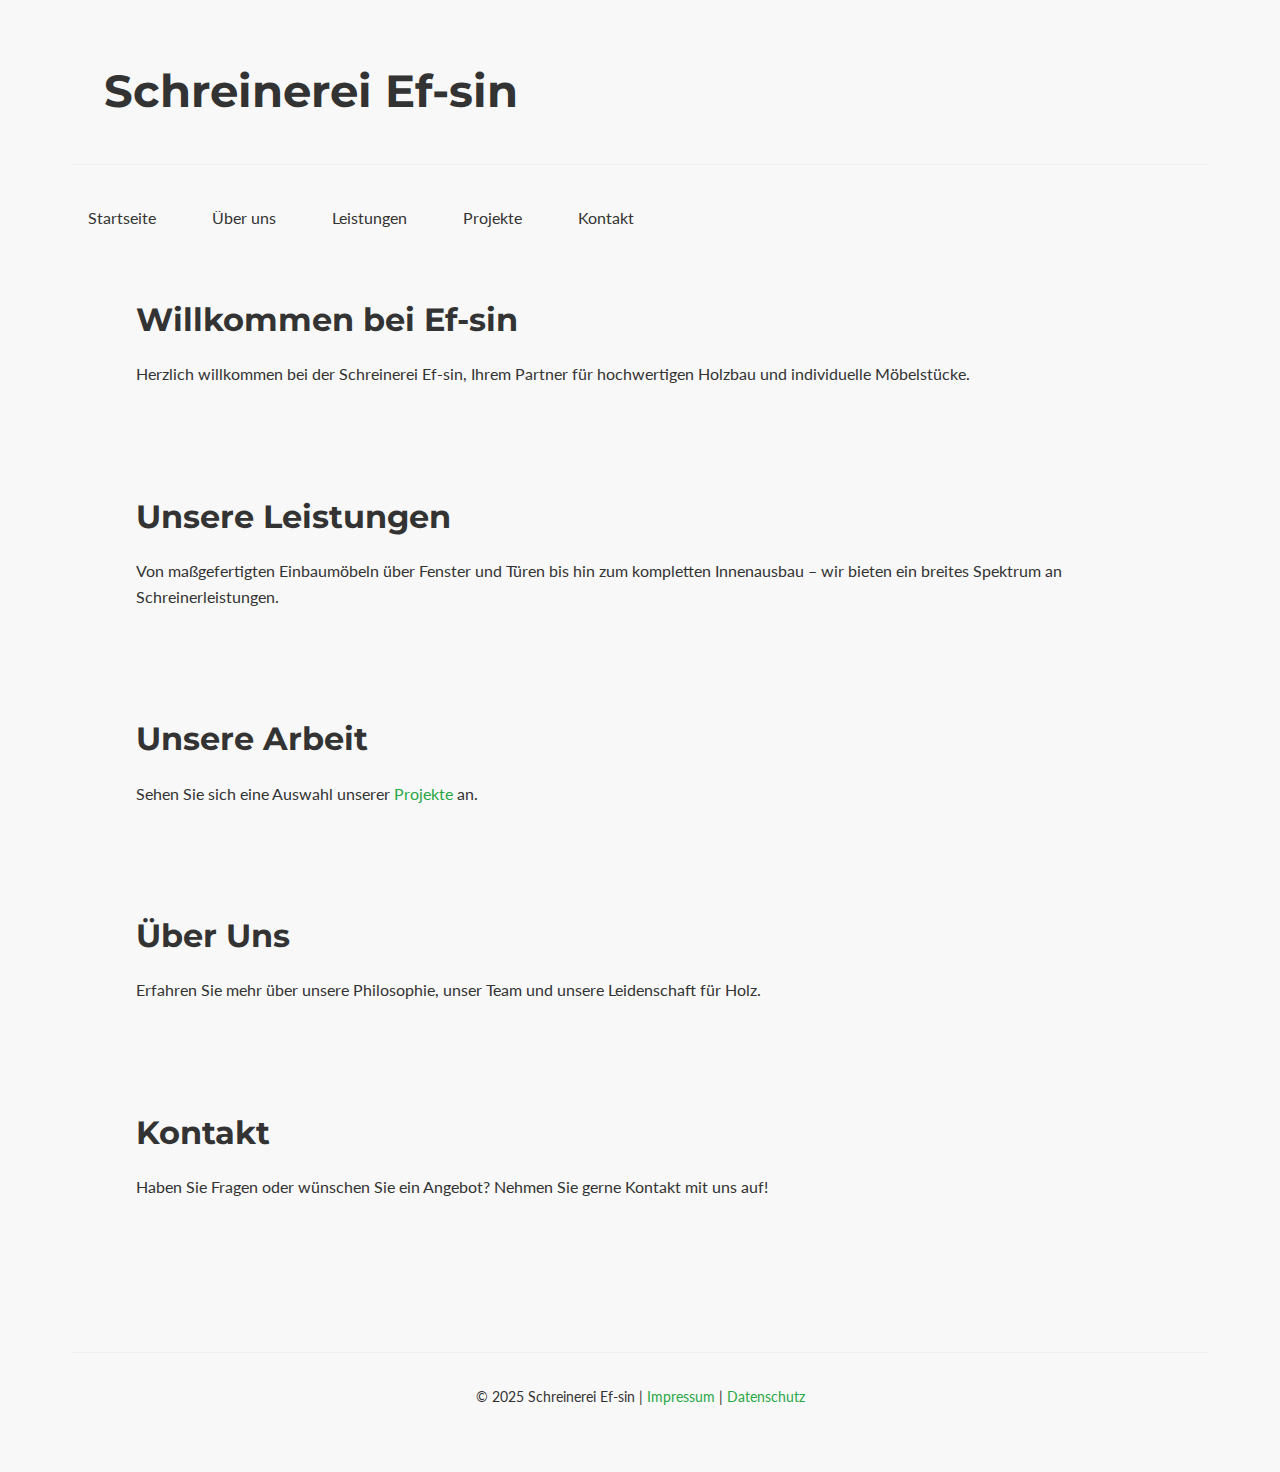
<file: index.html>
<!DOCTYPE html>
<html lang="de">
<head>
    <meta charset="UTF-8">
    <meta name="viewport" content="width=device-width, initial-scale=1.0">
    <title>Schreinerei Ef-sin - Startseite</title>
    <link rel="stylesheet" href="style.css">
</head>
<body>
    <header>
        <h1>Schreinerei Ef-sin</h1>
    </header>

    <nav>
        <ul>
            <li><a href="index.html">Startseite</a></li>
            <li><a href="#">Über uns</a></li>
            <li><a href="#">Leistungen</a></li>
            <li><a href="projekte.html">Projekte</a></li>
            <li><a href="#">Kontakt</a></li>
        </ul>
    </nav>

    <main>
        <section>
            <h2>Willkommen bei Ef-sin</h2>
            <p>Herzlich willkommen bei der Schreinerei Ef-sin, Ihrem Partner für hochwertigen Holzbau und individuelle Möbelstücke.</p>
        </section>

        <section>
            <h2>Unsere Leistungen</h2>
            <p>Von maßgefertigten Einbaumöbeln über Fenster und Türen bis hin zum kompletten Innenausbau – wir bieten ein breites Spektrum an Schreinerleistungen.</p>
        </section>

        <section>
            <h2>Unsere Arbeit</h2>
            <p>Sehen Sie sich eine Auswahl unserer <a href="projekte.html">Projekte</a> an.</p>
        </section>

        <section>
            <h2>Über Uns</h2>
            <p>Erfahren Sie mehr über unsere Philosophie, unser Team und unsere Leidenschaft für Holz.</p>
        </section>

        <section>
            <h2>Kontakt</h2>
            <p>Haben Sie Fragen oder wünschen Sie ein Angebot? Nehmen Sie gerne Kontakt mit uns auf!</p>
        </section>
    </main>

    <footer>
        <p>&copy; 2025 Schreinerei Ef-sin | <a href="#">Impressum</a> | <a href="#">Datenschutz</a></p>
    </footer>
</body>
</html>
</file>
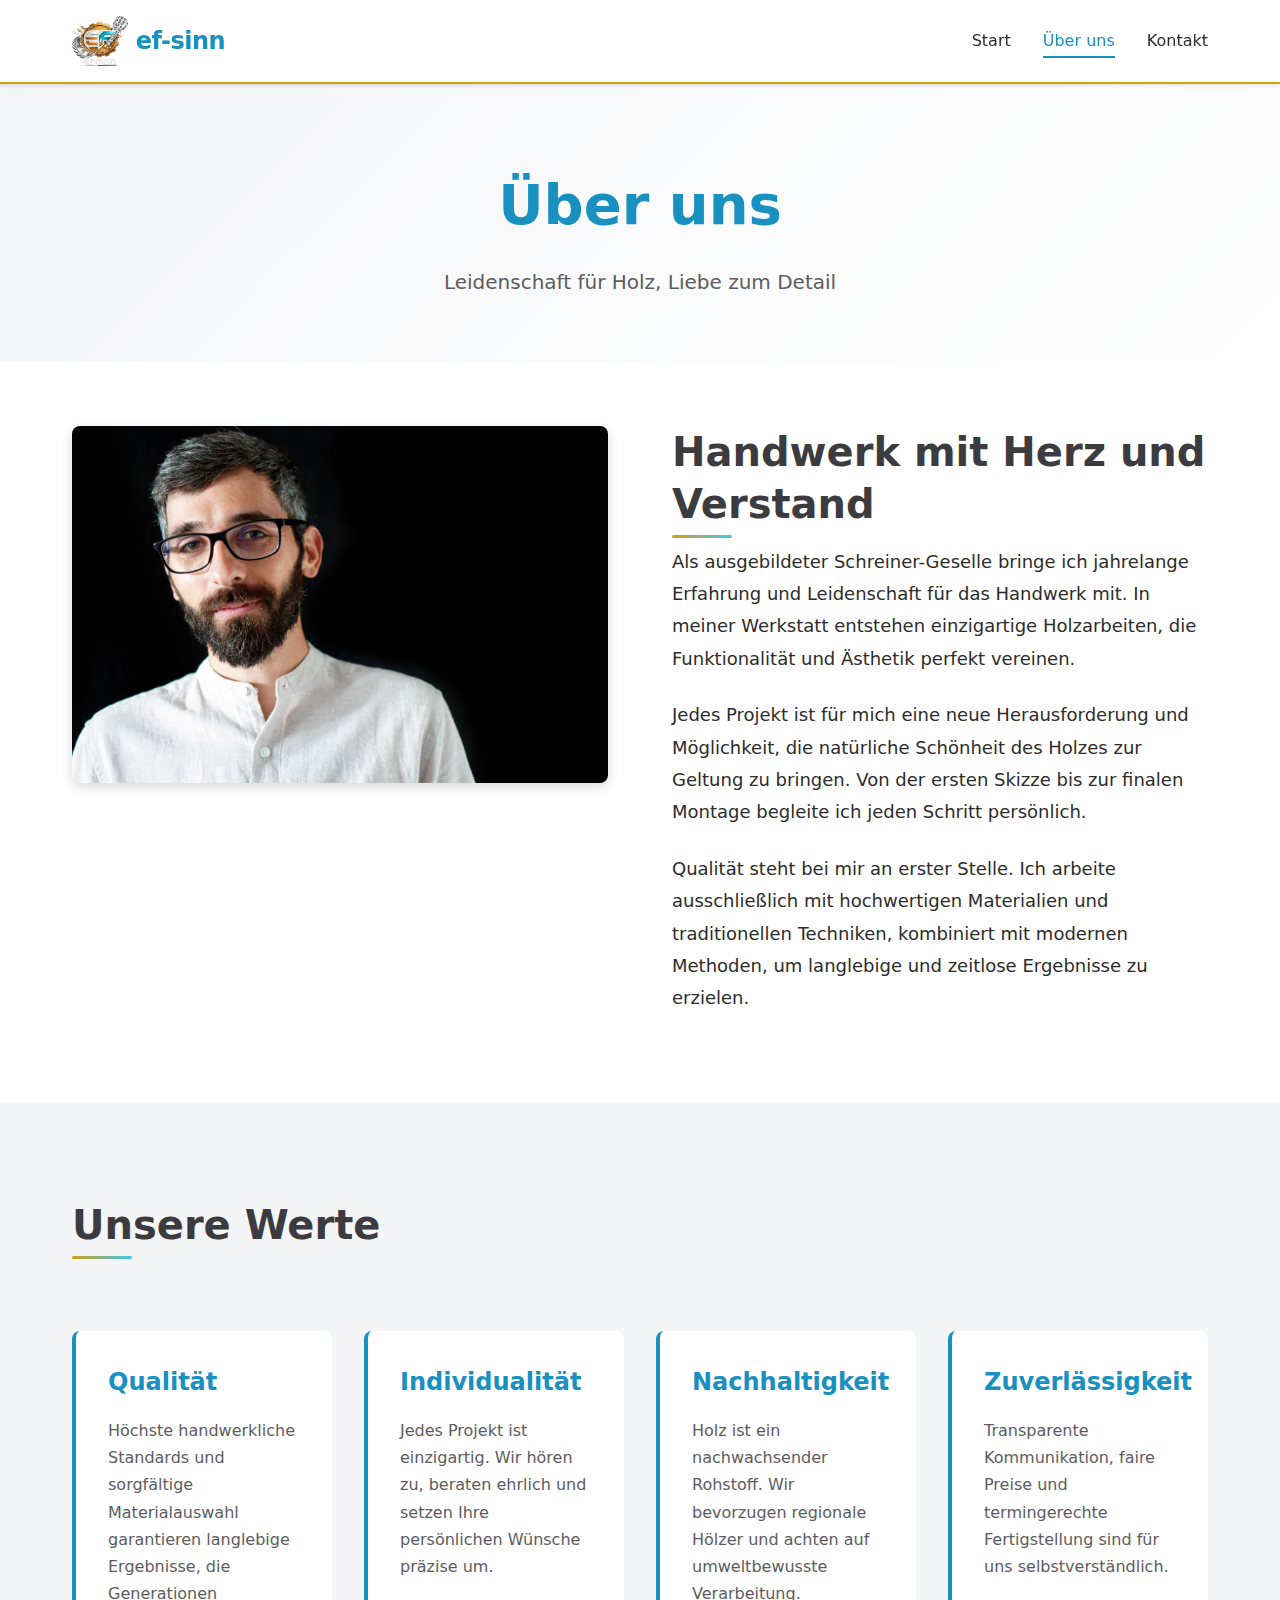
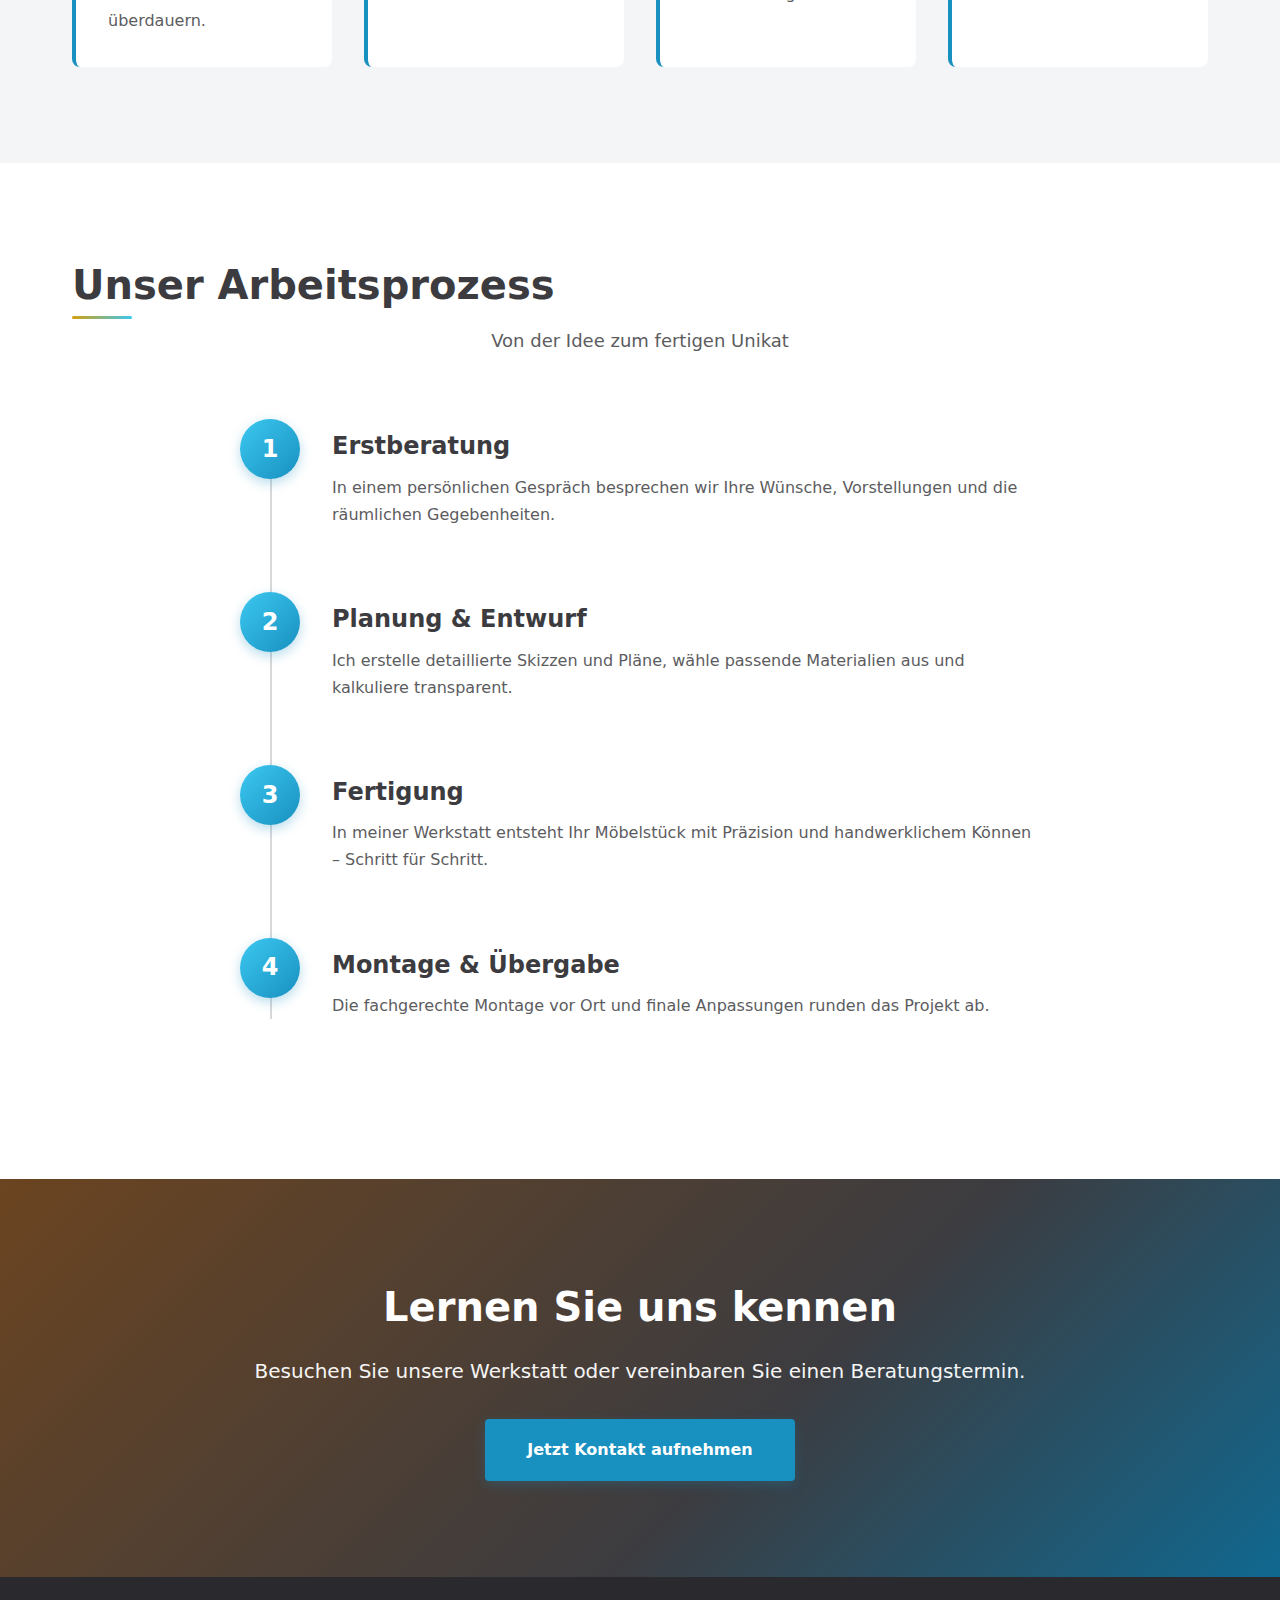
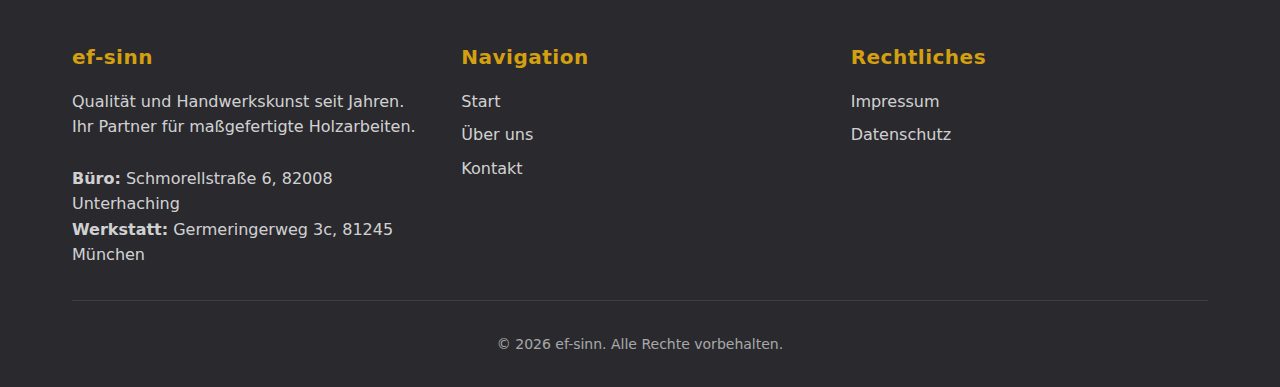
<file: about.html>
<!DOCTYPE html>
<html lang="de">
<head>
    <!--
    SICHERHEITS- UND DATENSCHUTZ-ENTSCHEIDUNGEN:
    Siehe index.html für vollständige Dokumentation der Security-Architektur.
    -->
    <meta charset="UTF-8">
    <link rel="icon" type="image/x-icon" href="favicon.ico">
    <link rel="apple-touch-icon" sizes="180x180" href="assets/apple-touch-icon.png">
    <meta name="viewport" content="width=device-width, initial-scale=1.0">
    <meta name="description" content="Über ef-sinn – Schreiner Werkstatt in München & Unterhaching. Erfahrener Schreiner-Geselle für Maßmöbel, Parkettboden, Küchen und Innenausbau. Qualität, Nachhaltigkeit & persönliche Beratung.">
    <meta name="keywords" content="Schreiner München über uns, Schreiner Werkstatt Unterhaching, Tischler München Erfahrung, Handwerker München, Schreiner Geselle München">
    <link rel="canonical" href="https://www.ef-sinn.de/about.html">
    <meta property="og:type" content="website">
    <meta property="og:title" content="Über ef-sinn – Schreiner Werkstatt München | Handwerk mit Herz">
    <meta property="og:description" content="Erfahrener Schreiner in München & Unterhaching. Maßmöbel, Parkettboden, Küchen und Innenausbau mit Leidenschaft und höchster Qualität.">
    <meta property="og:url" content="https://www.ef-sinn.de/about.html">
    <meta property="og:image" content="https://www.ef-sinn.de/bilder/portrait/portrait.jpg">
    <meta property="og:locale" content="de_DE">
    <meta name="twitter:card" content="summary_large_image">
    <meta name="twitter:title" content="Über ef-sinn – Schreiner Werkstatt München | Handwerk mit Herz">
    <meta name="twitter:description" content="Erfahrener Schreiner in München & Unterhaching für Maßmöbel, Parkettboden, Küchen und Innenausbau.">
    <title>Über uns – ef-sinn | Schreiner Werkstatt München & Unterhaching</title>
    <link rel="stylesheet" href="styles.css">
    <script type="application/ld+json">
    {
      "@context": "https://schema.org",
      "@graph": [
        {
          "@type": "AboutPage",
          "@id": "https://www.ef-sinn.de/about.html#page",
          "url": "https://www.ef-sinn.de/about.html",
          "name": "Über ef-sinn – Schreiner Werkstatt München",
          "isPartOf": {"@id": "https://www.ef-sinn.de/#website"},
          "about": {"@id": "https://www.ef-sinn.de/#business"},
          "inLanguage": "de-DE"
        },
        {
          "@type": "BreadcrumbList",
          "itemListElement": [
            {"@type": "ListItem", "position": 1, "name": "Start", "item": "https://www.ef-sinn.de/"},
            {"@type": "ListItem", "position": 2, "name": "Über uns", "item": "https://www.ef-sinn.de/about.html"}
          ]
        }
      ]
    }
    </script>
</head>
<body>
    <!-- Navigation -->
    <header class="header" role="banner">
        <nav class="navbar" role="navigation" aria-label="Hauptnavigation">
            <div class="container nav-container">
                <div class="logo">
                    <a href="index.html" aria-label="Zur Startseite"><img src="assets/logo-ef-sinn.png" alt="EF-Sinn Logo" style="height: 50px; width: auto;"> ef-sinn</a>
                </div>
                <ul class="nav-menu">
                    <li><a href="index.html" class="nav-link">Start</a></li>
                    <li><a href="about.html" class="nav-link active">Über uns</a></li>
                    <li><a href="contact.html" class="nav-link">Kontakt</a></li>
                </ul>
            </div>
        </nav>
    </header>

    <!-- Page Header -->
    <section class="page-header">
        <div class="container">
            <h1 class="page-title fade-in">Über uns</h1>
            <p class="page-subtitle fade-in-delay">Leidenschaft für Holz, Liebe zum Detail</p>
        </div>
    </section>

    <!-- About Content -->
    <section class="about-content">
        <div class="container">
            <div class="about-grid">
                <div class="about-image">
                    <img src="bilder/portrait/portrait.jpg" 
                         alt="ef-sinn - Ihr Schreiner in München" 
                         loading="lazy"
                         width="800"
                         height="600"
                         style="border-radius: 8px; width: 100%; height: auto;">
                </div>
                
                <div class="about-text">
                    <h2 class="section-title">Handwerk mit Herz und Verstand</h2>
                    <p class="about-paragraph">
                        Als ausgebildeter Schreiner-Geselle bringe ich jahrelange Erfahrung und 
                        Leidenschaft für das Handwerk mit. In meiner Werkstatt entstehen einzigartige 
                        Holzarbeiten, die Funktionalität und Ästhetik perfekt vereinen.
                    </p>
                    <p class="about-paragraph">
                        Jedes Projekt ist für mich eine neue Herausforderung und Möglichkeit, 
                        die natürliche Schönheit des Holzes zur Geltung zu bringen. Von der ersten 
                        Skizze bis zur finalen Montage begleite ich jeden Schritt persönlich.
                    </p>
                    <p class="about-paragraph">
                        Qualität steht bei mir an erster Stelle. Ich arbeite ausschließlich mit 
                        hochwertigen Materialien und traditionellen Techniken, kombiniert mit 
                        modernen Methoden, um langlebige und zeitlose Ergebnisse zu erzielen.
                    </p>
                </div>
            </div>
        </div>
    </section>

    <!-- Values Section -->
    <section class="values-section">
        <div class="container">
            <h2 class="section-title centered">Unsere Werte</h2>
            
            <div class="values-grid">
                <article class="value-card">
                    <h3 class="value-title">Qualität</h3>
                    <p class="value-description">
                        Höchste handwerkliche Standards und sorgfältige Materialauswahl 
                        garantieren langlebige Ergebnisse, die Generationen überdauern.
                    </p>
                </article>

                <article class="value-card">
                    <h3 class="value-title">Individualität</h3>
                    <p class="value-description">
                        Jedes Projekt ist einzigartig. Wir hören zu, beraten ehrlich und 
                        setzen Ihre persönlichen Wünsche präzise um.
                    </p>
                </article>

                <article class="value-card">
                    <h3 class="value-title">Nachhaltigkeit</h3>
                    <p class="value-description">
                        Holz ist ein nachwachsender Rohstoff. Wir bevorzugen regionale 
                        Hölzer und achten auf umweltbewusste Verarbeitung.
                    </p>
                </article>

                <article class="value-card">
                    <h3 class="value-title">Zuverlässigkeit</h3>
                    <p class="value-description">
                        Transparente Kommunikation, faire Preise und termingerechte 
                        Fertigstellung sind für uns selbstverständlich.
                    </p>
                </article>
            </div>
        </div>
    </section>

    <!-- Process Section -->
    <section class="process-section">
        <div class="container">
            <h2 class="section-title centered">Unser Arbeitsprozess</h2>
            <p class="section-subtitle centered">Von der Idee zum fertigen Unikat</p>
            
            <div class="process-timeline">
                <div class="timeline-item">
                    <div class="timeline-marker">1</div>
                    <div class="timeline-content">
                        <h3 class="timeline-title">Erstberatung</h3>
                        <p class="timeline-description">
                            In einem persönlichen Gespräch besprechen wir Ihre Wünsche, 
                            Vorstellungen und die räumlichen Gegebenheiten.
                        </p>
                    </div>
                </div>

                <div class="timeline-item">
                    <div class="timeline-marker">2</div>
                    <div class="timeline-content">
                        <h3 class="timeline-title">Planung & Entwurf</h3>
                        <p class="timeline-description">
                            Ich erstelle detaillierte Skizzen und Pläne, wähle passende 
                            Materialien aus und kalkuliere transparent.
                        </p>
                    </div>
                </div>

                <div class="timeline-item">
                    <div class="timeline-marker">3</div>
                    <div class="timeline-content">
                        <h3 class="timeline-title">Fertigung</h3>
                        <p class="timeline-description">
                            In meiner Werkstatt entsteht Ihr Möbelstück mit Präzision 
                            und handwerklichem Können – Schritt für Schritt.
                        </p>
                    </div>
                </div>

                <div class="timeline-item">
                    <div class="timeline-marker">4</div>
                    <div class="timeline-content">
                        <h3 class="timeline-title">Montage & Übergabe</h3>
                        <p class="timeline-description">
                            Die fachgerechte Montage vor Ort und finale Anpassungen 
                            runden das Projekt ab.
                        </p>
                    </div>
                </div>
            </div>
        </div>
    </section>

    <!-- CTA Section -->
    <section class="cta-section">
        <div class="container">
            <h2 class="cta-title">Lernen Sie uns kennen</h2>
            <p class="cta-text">
                Besuchen Sie unsere Werkstatt oder vereinbaren Sie einen Beratungstermin.
            </p>
            <a href="contact.html" class="btn btn-secondary">Jetzt Kontakt aufnehmen</a>
        </div>
    </section>

    <!-- Footer -->
    <footer class="footer" role="contentinfo">
        <div class="container">
            <div class="footer-grid">
                <div class="footer-column">
                    <h3 class="footer-title">ef-sinn</h3>
                    <p class="footer-text">
                        Qualität und Handwerkskunst seit Jahren.<br>
                        Ihr Partner für maßgefertigte Holzarbeiten.<br><br>
                        <strong>Büro:</strong> Schmorellstraße 6, 82008 Unterhaching<br>
                        <strong>Werkstatt:</strong> Germeringerweg 3c, 81245 München
                    </p>
                </div>
                
                <div class="footer-column">
                    <h3 class="footer-title">Navigation</h3>
                    <ul class="footer-links">
                        <li><a href="index.html">Start</a></li>
                        <li><a href="about.html">Über uns</a></li>
                        <li><a href="contact.html">Kontakt</a></li>
                    </ul>
                </div>
                
                <div class="footer-column">
                    <h3 class="footer-title">Rechtliches</h3>
                    <ul class="footer-links">
                        <li><a href="impressum.html">Impressum</a></li>
                        <li><a href="datenschutz.html">Datenschutz</a></li>
                    </ul>
                </div>
            </div>
            
            <div class="footer-bottom">
                <p>&copy; 2026 ef-sinn. Alle Rechte vorbehalten.</p>
            </div>
        </div>
    </footer>
</body>
</html>
</file>
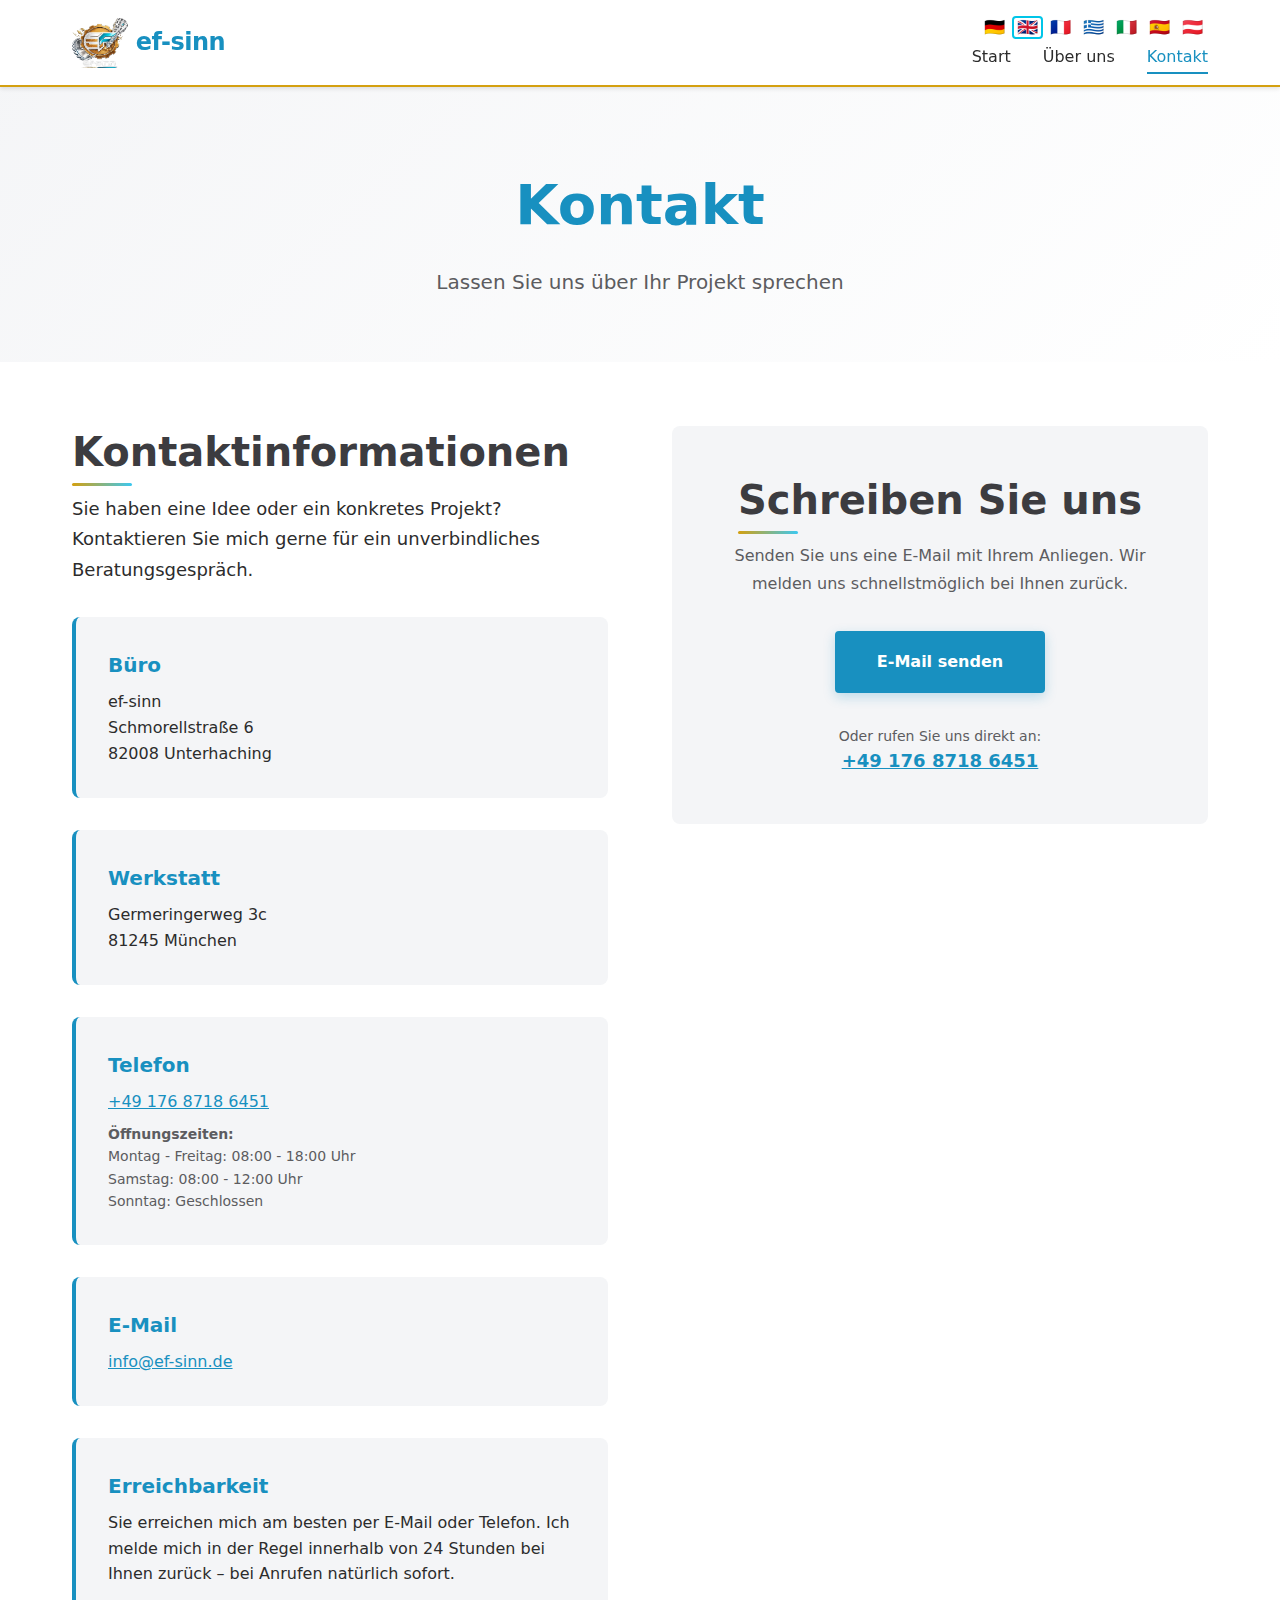
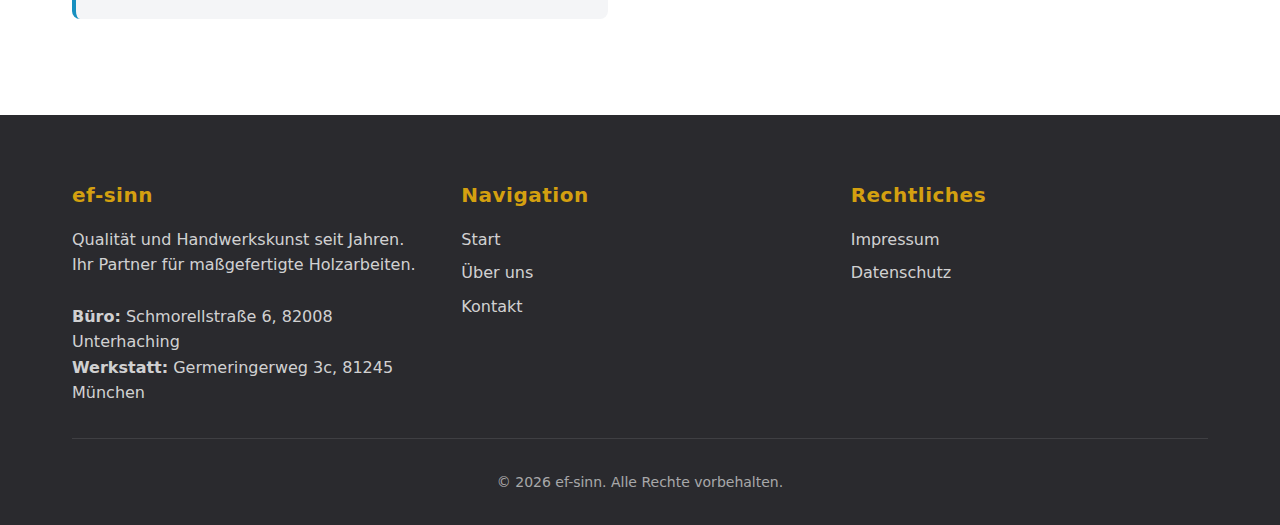
<file: contact.html>
<!DOCTYPE html>
<html lang="de">
<head>
    <!--
    SICHERHEITS- UND DATENSCHUTZ-ENTSCHEIDUNGEN:
    
    Kontakt:
    - KEIN Kontaktformular → Kein JavaScript, kein Backend, keine Datenverarbeitung
    - Direkter mailto:-Link für E-Mail-Kontakt
    - Telefonnummer als tel:-Link
    - Maximale Privatsphäre für Besucher
    -->
    <meta charset="UTF-8">
    <link rel="icon" type="image/x-icon" href="favicon.ico">
    <link rel="apple-touch-icon" sizes="180x180" href="assets/apple-touch-icon.png">
    <meta name="viewport" content="width=device-width, initial-scale=1.0">
    <meta name="description" content="Kontakt ef-sinn – Schreiner Werkstatt München & Unterhaching. Kostenlose Erstberatung für Maßmöbel, Parkettboden, Küchen & Innenausbau. ☎ +49 176 8718 6451 ✉ info@ef-sinn.de">
    <meta name="keywords" content="Schreiner München Kontakt, Schreiner Werkstatt Unterhaching Kontakt, Tischler München Beratung, Angebot Schreiner München">
    <link rel="canonical" href="https://www.ef-sinn.de/contact.html">
    <meta property="og:type" content="website">
    <meta property="og:title" content="Kontakt – ef-sinn Schreiner Werkstatt München | Kostenlose Beratung">
    <meta property="og:description" content="Kontaktieren Sie ef-sinn für Ihr individuelles Holzprojekt in München und Unterhaching. Persönliche Beratung, faire Preise.">
    <meta property="og:url" content="https://www.ef-sinn.de/contact.html">
    <meta property="og:locale" content="de_DE">
    <meta name="twitter:card" content="summary">
    <meta name="twitter:title" content="Kontakt – ef-sinn Schreiner Werkstatt München">
    <meta name="twitter:description" content="Kostenlose Erstberatung für Maßmöbel, Parkettboden, Küchen & Innenausbau.">
    <title>Kontakt – ef-sinn | Schreiner Werkstatt München & Unterhaching</title>
    <link rel="stylesheet" href="styles.css">
    <script type="application/ld+json">
    {
      "@context": "https://schema.org",
      "@graph": [
        {
          "@type": "ContactPage",
          "@id": "https://www.ef-sinn.de/contact.html#page",
          "url": "https://www.ef-sinn.de/contact.html",
          "name": "Kontakt – ef-sinn Schreiner Werkstatt München",
          "isPartOf": {"@id": "https://www.ef-sinn.de/#website"},
          "about": {"@id": "https://www.ef-sinn.de/#business"},
          "inLanguage": "de-DE"
        },
        {
          "@type": "BreadcrumbList",
          "itemListElement": [
            {"@type": "ListItem", "position": 1, "name": "Start", "item": "https://www.ef-sinn.de/"},
            {"@type": "ListItem", "position": 2, "name": "Kontakt", "item": "https://www.ef-sinn.de/contact.html"}
          ]
        }
      ]
    }
    </script>
</head>
<body>
    <!-- Navigation -->
    <header class="header" role="banner">
        <nav class="navbar" role="navigation" aria-label="Hauptnavigation">
            <div class="container nav-container">
                <div class="logo">
                    <a href="index.html" aria-label="Zur Startseite"><img src="assets/logo-ef-sinn.png" alt="EF-Sinn Logo" style="height: 50px; width: auto;"> ef-sinn</a>
                </div>
                <ul class="nav-menu">
                    <li><a href="index.html" class="nav-link" data-i18n="nav.home">Start</a></li>
                    <li><a href="about.html" class="nav-link" data-i18n="nav.about">Über uns</a></li>
                    <li><a href="contact.html" class="nav-link active" data-i18n="nav.contact">Kontakt</a></li>
                </ul>
            </div>
        </nav>
    </header>

    <!-- Page Header -->
    <section class="page-header">
        <div class="container">
            <h1 class="page-title fade-in">Kontakt</h1>
            <p class="page-subtitle fade-in-delay">Lassen Sie uns über Ihr Projekt sprechen</p>
        </div>
    </section>

    <!-- Contact Content -->
    <section class="contact-section">
        <div class="container">
            <div class="contact-grid">
                <!-- Contact Info -->
                <div class="contact-info">
                    <h2 class="section-title">Kontaktinformationen</h2>
                    <p class="contact-intro">
                        Sie haben eine Idee oder ein konkretes Projekt? 
                        Kontaktieren Sie mich gerne für ein unverbindliches Beratungsgespräch.
                    </p>
                    
                    <div class="info-block">
                        <h3 class="info-title">Büro</h3>
                        <p class="info-text">
                            ef-sinn<br>
                            Schmorellstraße 6<br>
                            82008 Unterhaching
                        </p>
                    </div>

                    <div class="info-block">
                        <h3 class="info-title">Werkstatt</h3>
                        <p class="info-text">
                            Germeringerweg 3c<br>
                            81245 München
                        </p>
                    </div>
                    
                    <div class="info-block">
                        <h3 class="info-title">Telefon</h3>
                        <p class="info-text">
                            <a href="tel:+4917687186451" class="contact-link">+49 176 8718 6451</a>
                        </p>
                        <p class="info-note">
                            <strong>Öffnungszeiten:</strong><br>
                            Montag - Freitag: 08:00 - 18:00 Uhr<br>
                            Samstag: 08:00 - 12:00 Uhr<br>
                            Sonntag: Geschlossen
                        </p>
                    </div>
                    
                    <div class="info-block">
                        <h3 class="info-title">E-Mail</h3>
                        <p class="info-text">
                            <a href="mailto:info@ef-sinn.de" class="contact-link">info@ef-sinn.de</a>
                        </p>
                    </div>

                    <div class="info-block">
                        <h3 class="info-title">Erreichbarkeit</h3>
                        <p class="info-text">
                            Sie erreichen mich am besten per E-Mail oder Telefon. 
                            Ich melde mich in der Regel innerhalb von 24 Stunden bei Ihnen zurück – bei Anrufen natürlich sofort.
                        </p>
                    </div>
                </div>

                <!-- Kein Kontaktformular – kein JavaScript, kein Tracking, maximale Privatsphäre -->
                <div class="contact-form-wrapper">
                    <div class="contact-form" style="text-align: center; padding: 3rem 2rem;">
                        <h2 class="section-title" style="margin-bottom: 1rem;">Schreiben Sie uns</h2>
                        <p style="margin-bottom: 2rem; line-height: 1.8; color: var(--color-text-light);">
                            Senden Sie uns eine E-Mail mit Ihrem Anliegen. 
                            Wir melden uns schnellstmöglich bei Ihnen zurück.
                        </p>
                        <a href="mailto:info@ef-sinn.de?subject=Projektanfrage" class="btn btn-secondary">
                            E-Mail senden
                        </a>
                        <p style="margin-top: 2rem; font-size: 0.875rem; color: var(--color-text-light);">
                            Oder rufen Sie uns direkt an:<br>
                            <a href="tel:+4917687186451" class="contact-link" style="font-size: 1.125rem; font-weight: 600;">+49 176 8718 6451</a>
                        </p>
                    </div>
                </div>
            </div>
        </div>
    </section>

    <!-- Karte: Bewusst nicht eingebunden (Datenschutz). Kann optional als statisches Bild ergänzt werden. -->

    <!-- Footer -->
    <footer class="footer" role="contentinfo">
        <div class="container">
            <div class="footer-grid">
                <div class="footer-column">
                    <h3 class="footer-title">ef-sinn</h3>
                    <p class="footer-text">
                        <span data-i18n="footer.tagline">Qualität und Handwerkskunst seit Jahren.<br>Ihr Partner für maßgefertigte Holzarbeiten.</span><br><br>
                        <strong>Büro:</strong> Schmorellstraße 6, 82008 Unterhaching<br>
                        <strong>Werkstatt:</strong> Germeringerweg 3c, 81245 München
                    </p>
                </div>
                
                <div class="footer-column">
                    <h3 class="footer-title">Navigation</h3>
                    <ul class="footer-links">
                        <li><a href="index.html" data-i18n="nav.home">Start</a></li>
                        <li><a href="about.html" data-i18n="nav.about">Über uns</a></li>
                        <li><a href="contact.html" data-i18n="nav.contact">Kontakt</a></li>
                    </ul>
                </div>
                
                <div class="footer-column">
                    <h3 class="footer-title">Rechtliches</h3>
                    <ul class="footer-links">
                        <li><a href="impressum.html">Impressum</a></li>
                        <li><a href="datenschutz.html">Datenschutz</a></li>
                    </ul>
                </div>
            </div>
            
            <div class="footer-bottom">
                <p><span data-i18n="footer.copyright">© 2026 ef-sinn. Alle Rechte vorbehalten.</span></p>
            </div>
        </div>
    </footer>
    <script src="assets/js/i18n.js"></script>
</body>
</html>
</file>
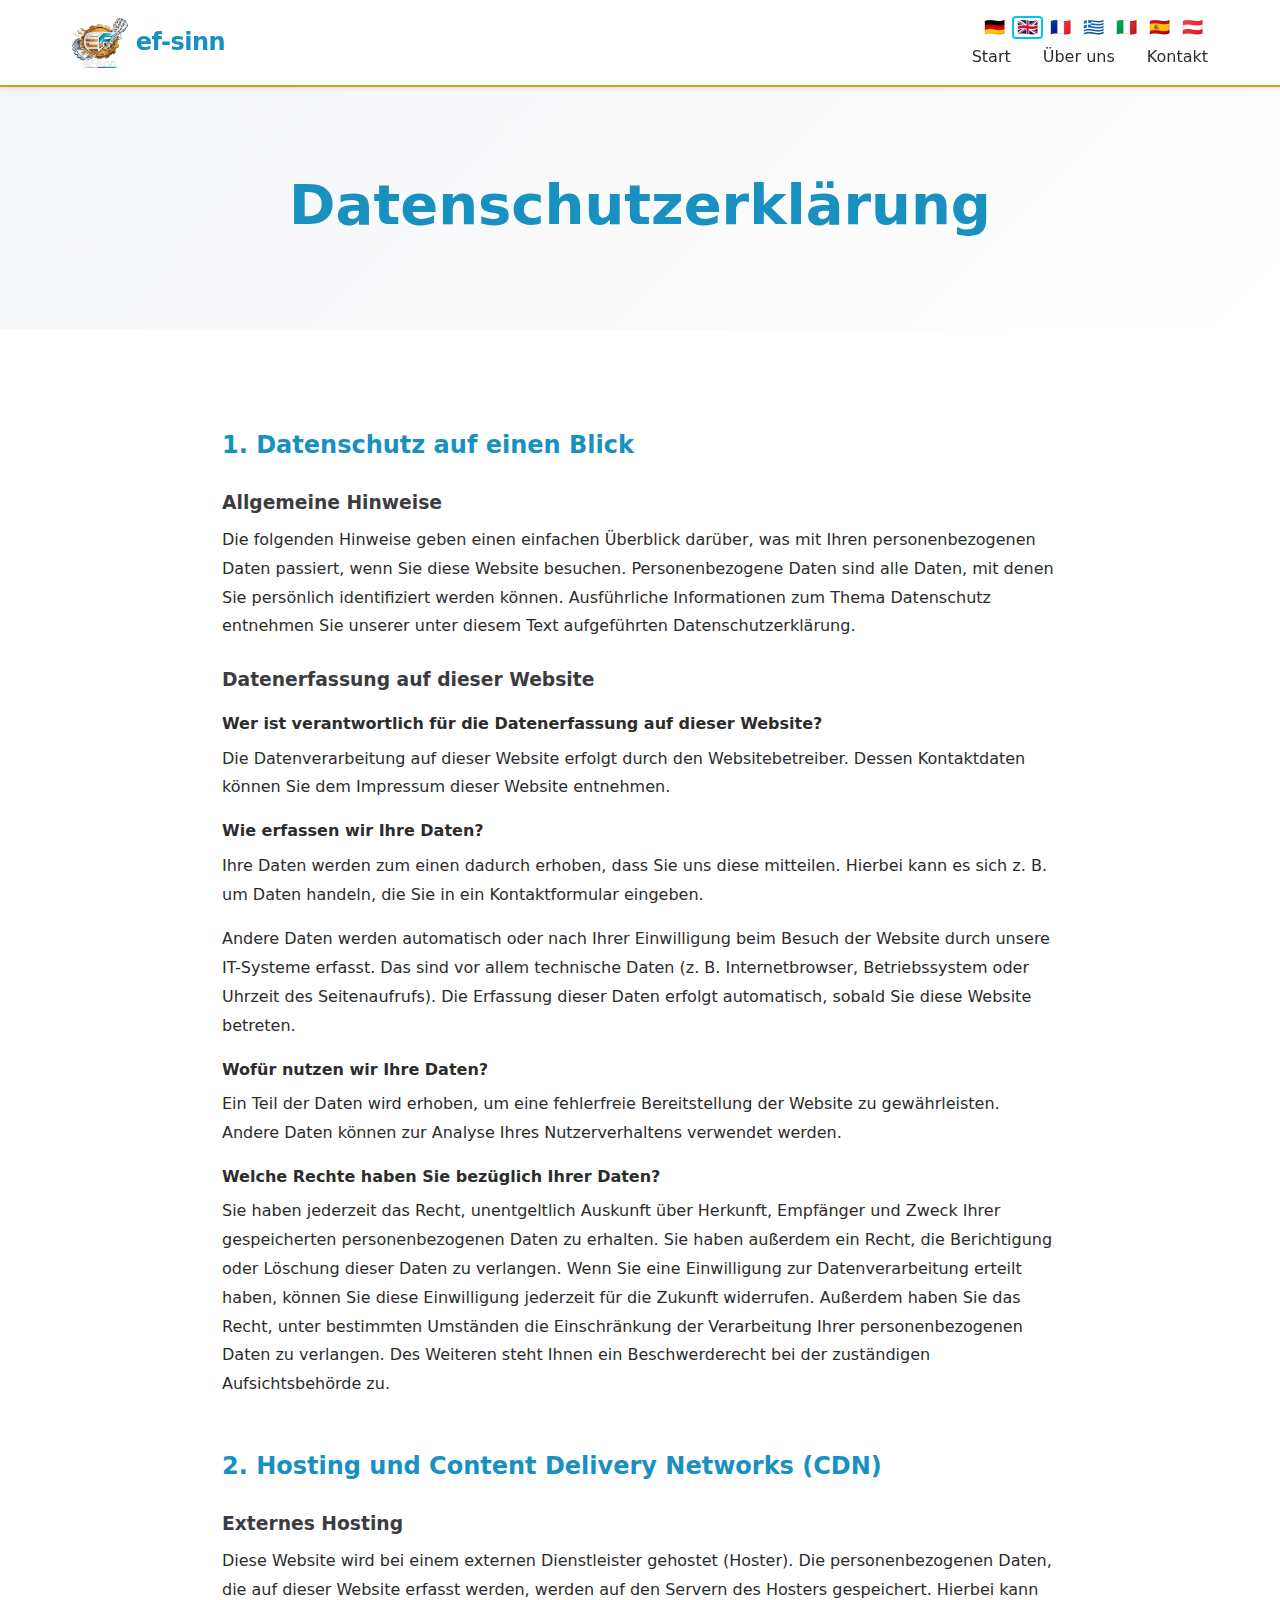
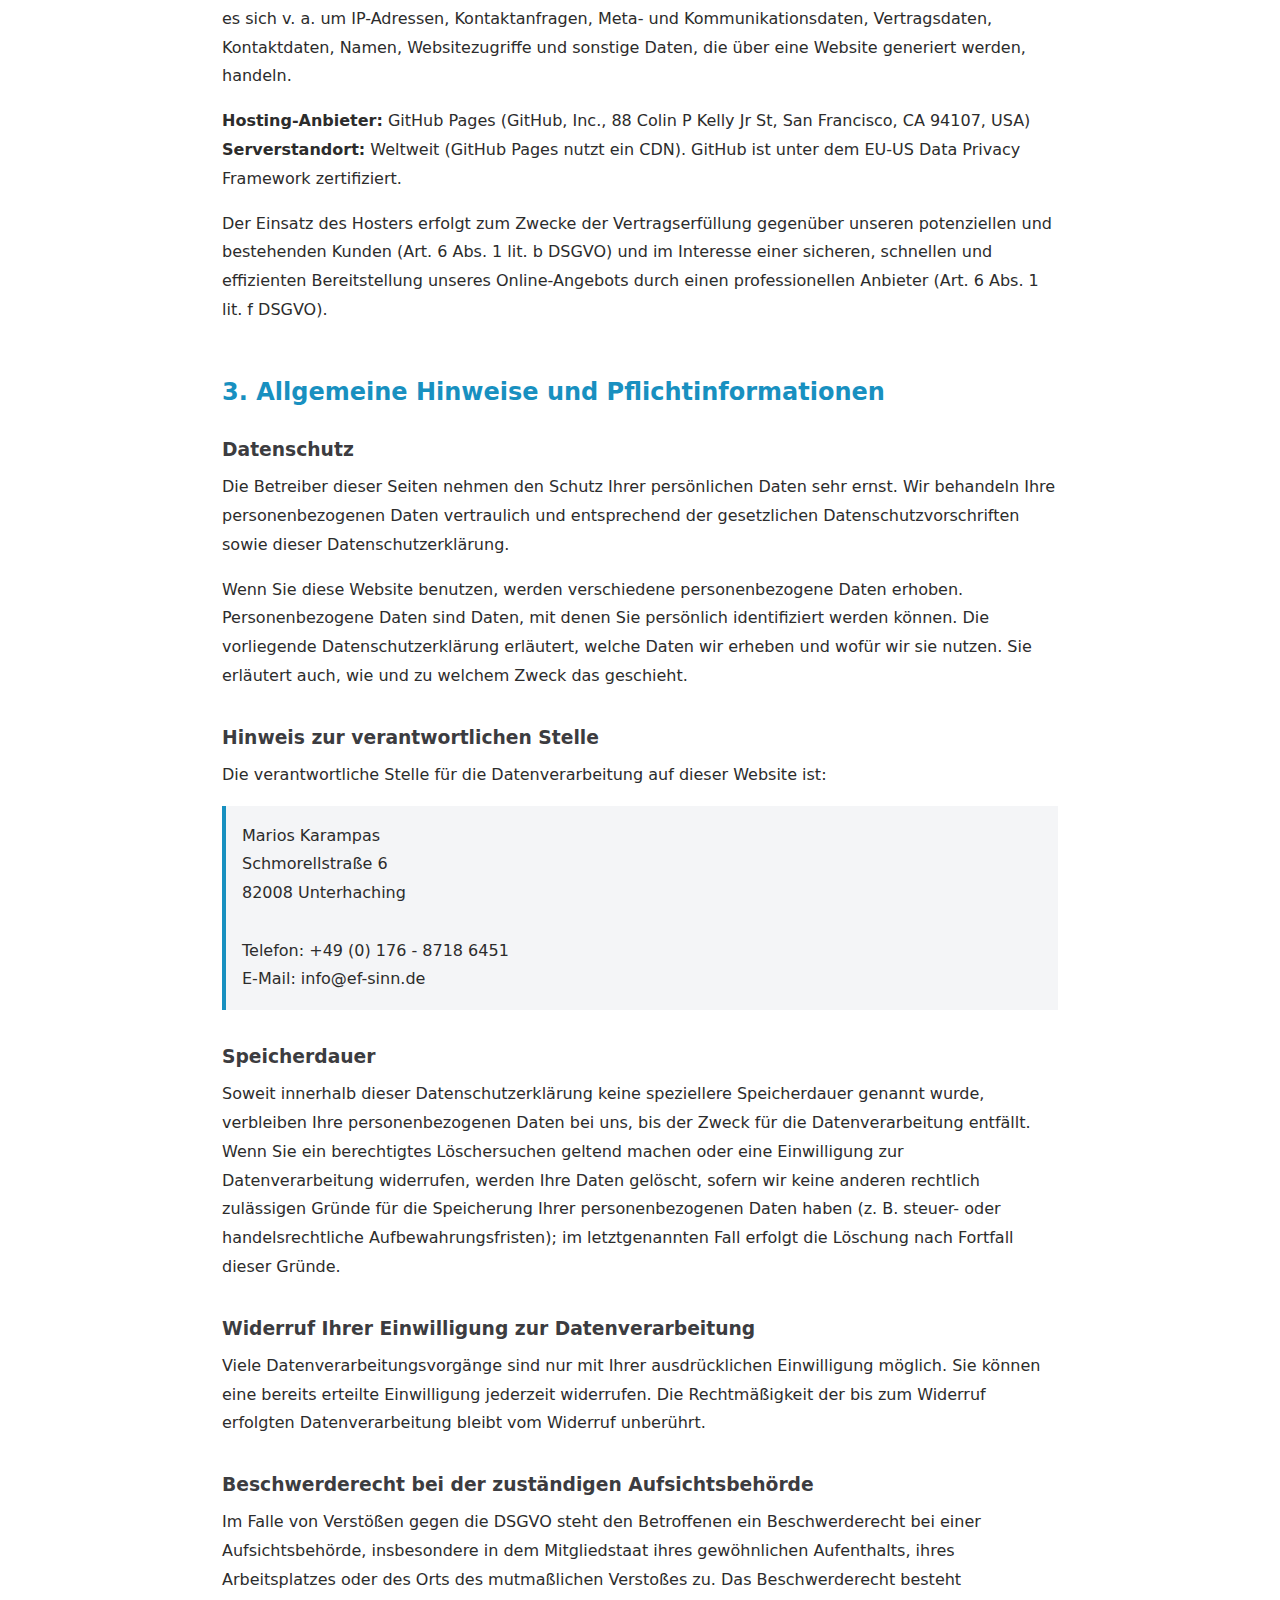
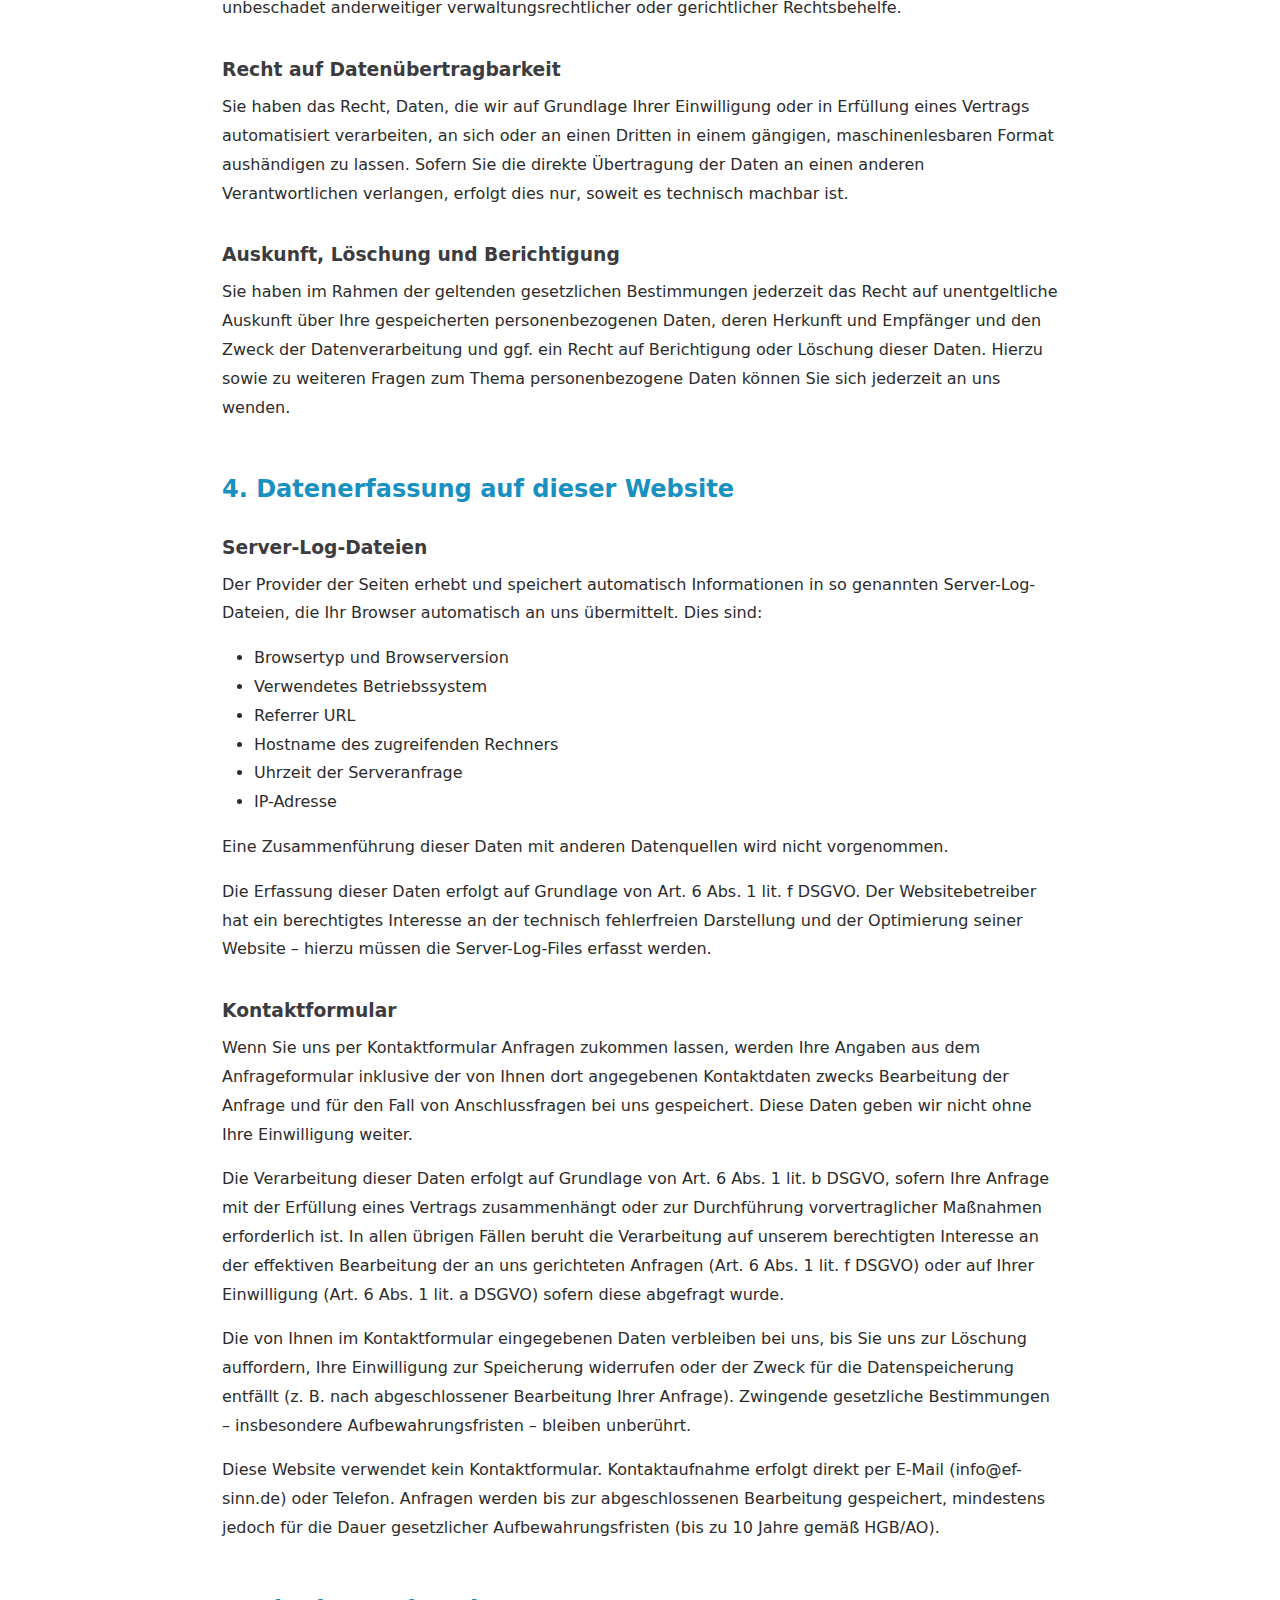
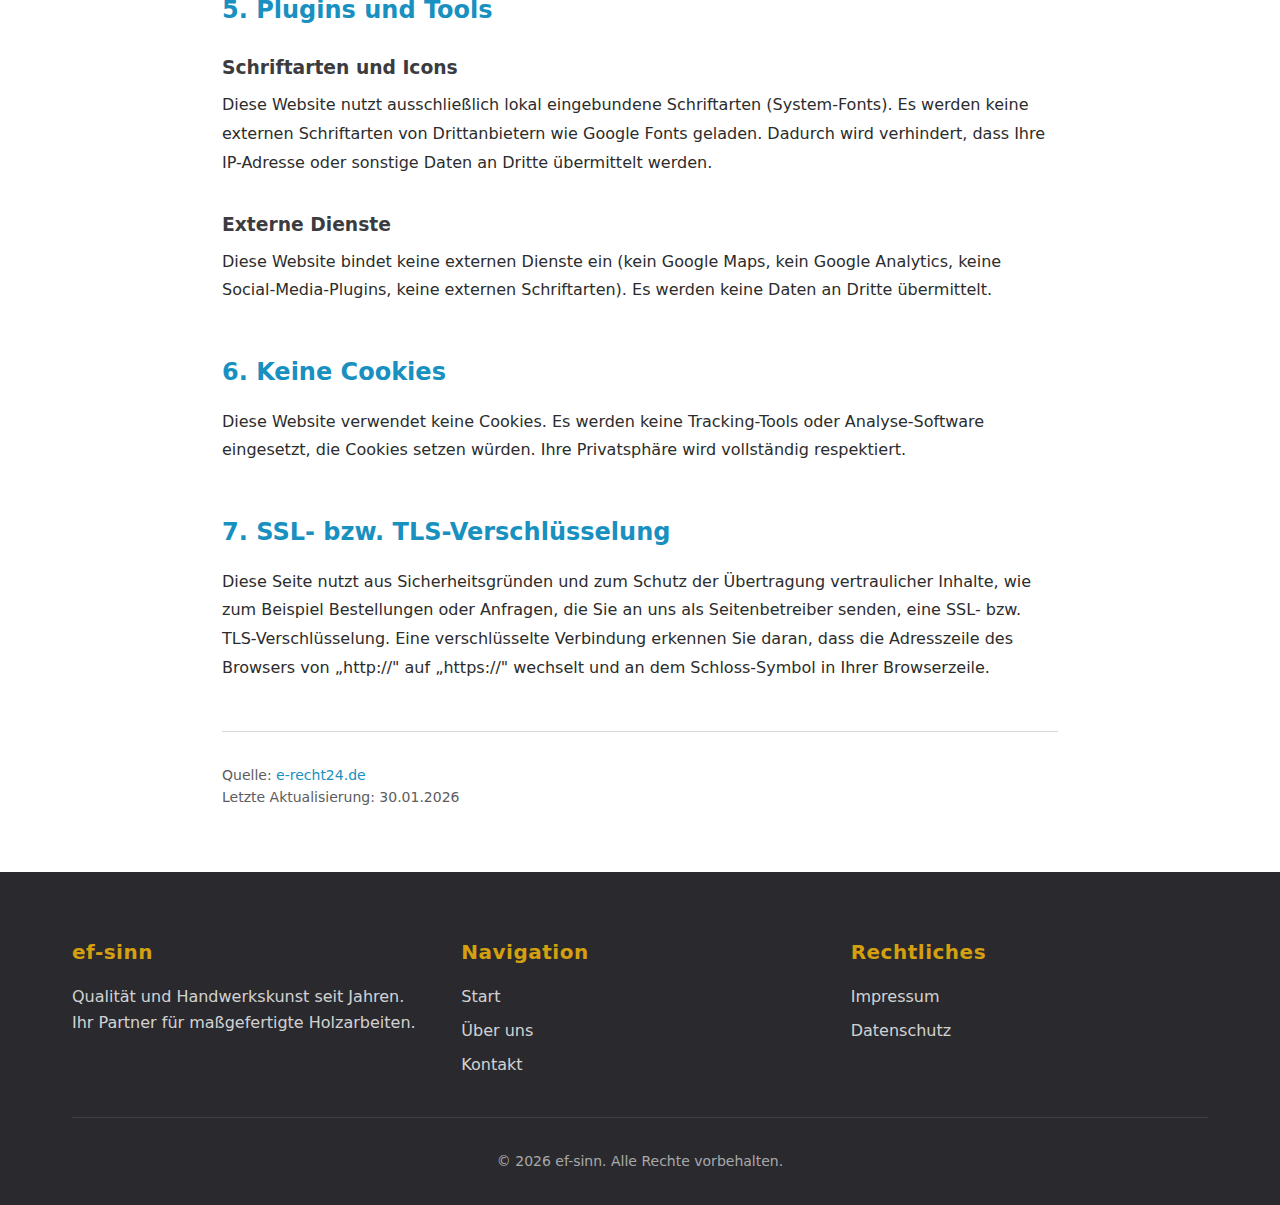
<file: datenschutz.html>
<!DOCTYPE html>
<html lang="de">
<head>
    <!--
    WICHTIG: Datenschutzerklärung ist nach DSGVO verpflichtend!
    Diese Vorlage muss an Ihre tatsächliche Datenverarbeitung angepasst werden.
    Bitte alle [PLATZHALTER] mit Ihren echten Daten ausfüllen!
    
    Bei Unsicherheit: Rechtsberatung einholen oder Generator nutzen:
    - https://www.datenschutz-generator.de/
    - https://www.e-recht24.de/
    -->
    <meta charset="UTF-8">
    <link rel="icon" type="image/x-icon" href="favicon.ico">
    <link rel="apple-touch-icon" sizes="180x180" href="assets/apple-touch-icon.png">
    <meta name="viewport" content="width=device-width, initial-scale=1.0">
    <meta name="description" content="Datenschutzerklärung von ef-sinn - Informationen zur Datenverarbeitung gemäß DSGVO">
    <title>Datenschutzerklärung - ef-sinn</title>
    <link rel="stylesheet" href="styles.css">
</head>
<body>
    <!-- Navigation -->
    <header class="header" role="banner">
        <nav class="navbar" role="navigation" aria-label="Hauptnavigation">
            <div class="container nav-container">
                <div class="logo">
                    <a href="index.html" aria-label="Zur Startseite"><img src="assets/logo-ef-sinn.png" alt="EF-Sinn Logo" style="height: 50px; width: auto;"> ef-sinn</a>
                </div>
                <ul class="nav-menu">
                    <li><a href="index.html" class="nav-link" data-i18n="nav.home">Start</a></li>
                    <li><a href="about.html" class="nav-link" data-i18n="nav.about">Über uns</a></li>
                    <li><a href="contact.html" class="nav-link" data-i18n="nav.contact">Kontakt</a></li>
                </ul>
            </div>
        </nav>
    </header>

    <!-- Page Header -->
    <section class="page-header">
        <div class="container">
            <h1 class="page-title fade-in">Datenschutzerklärung</h1>
        </div>
    </section>

    <!-- Datenschutz Content -->
    <section style="padding: 4rem 0; background-color: var(--color-background);">
        <div class="container" style="max-width: 900px;">
            
            <h2 style="color: var(--color-primary); margin-bottom: 1rem; margin-top: 2rem;">1. Datenschutz auf einen Blick</h2>
            
            <h3 style="color: var(--color-secondary); margin-bottom: 0.5rem; margin-top: 1.5rem;">Allgemeine Hinweise</h3>
            <p style="margin-bottom: 1rem; line-height: 1.8;">
                Die folgenden Hinweise geben einen einfachen Überblick darüber, was mit Ihren personenbezogenen 
                Daten passiert, wenn Sie diese Website besuchen. Personenbezogene Daten sind alle Daten, mit 
                denen Sie persönlich identifiziert werden können. Ausführliche Informationen zum Thema Datenschutz 
                entnehmen Sie unserer unter diesem Text aufgeführten Datenschutzerklärung.
            </p>

            <h3 style="color: var(--color-secondary); margin-bottom: 0.5rem; margin-top: 1.5rem;">Datenerfassung auf dieser Website</h3>
            <h4 style="color: var(--color-text); margin-bottom: 0.5rem; margin-top: 1rem;">Wer ist verantwortlich für die Datenerfassung auf dieser Website?</h4>
            <p style="margin-bottom: 1rem; line-height: 1.8;">
                Die Datenverarbeitung auf dieser Website erfolgt durch den Websitebetreiber. Dessen Kontaktdaten 
                können Sie dem Impressum dieser Website entnehmen.
            </p>

            <h4 style="color: var(--color-text); margin-bottom: 0.5rem; margin-top: 1rem;">Wie erfassen wir Ihre Daten?</h4>
            <p style="margin-bottom: 1rem; line-height: 1.8;">
                Ihre Daten werden zum einen dadurch erhoben, dass Sie uns diese mitteilen. Hierbei kann es sich 
                z. B. um Daten handeln, die Sie in ein Kontaktformular eingeben.
            </p>
            <p style="margin-bottom: 1rem; line-height: 1.8;">
                Andere Daten werden automatisch oder nach Ihrer Einwilligung beim Besuch der Website durch unsere 
                IT-Systeme erfasst. Das sind vor allem technische Daten (z. B. Internetbrowser, Betriebssystem oder 
                Uhrzeit des Seitenaufrufs). Die Erfassung dieser Daten erfolgt automatisch, sobald Sie diese Website betreten.
            </p>

            <h4 style="color: var(--color-text); margin-bottom: 0.5rem; margin-top: 1rem;">Wofür nutzen wir Ihre Daten?</h4>
            <p style="margin-bottom: 1rem; line-height: 1.8;">
                Ein Teil der Daten wird erhoben, um eine fehlerfreie Bereitstellung der Website zu gewährleisten. 
                Andere Daten können zur Analyse Ihres Nutzerverhaltens verwendet werden.
            </p>

            <h4 style="color: var(--color-text); margin-bottom: 0.5rem; margin-top: 1rem;">Welche Rechte haben Sie bezüglich Ihrer Daten?</h4>
            <p style="margin-bottom: 2rem; line-height: 1.8;">
                Sie haben jederzeit das Recht, unentgeltlich Auskunft über Herkunft, Empfänger und Zweck Ihrer 
                gespeicherten personenbezogenen Daten zu erhalten. Sie haben außerdem ein Recht, die Berichtigung 
                oder Löschung dieser Daten zu verlangen. Wenn Sie eine Einwilligung zur Datenverarbeitung erteilt 
                haben, können Sie diese Einwilligung jederzeit für die Zukunft widerrufen. Außerdem haben Sie das 
                Recht, unter bestimmten Umständen die Einschränkung der Verarbeitung Ihrer personenbezogenen Daten 
                zu verlangen. Des Weiteren steht Ihnen ein Beschwerderecht bei der zuständigen Aufsichtsbehörde zu.
            </p>

            <h2 style="color: var(--color-primary); margin-bottom: 1rem; margin-top: 3rem;">2. Hosting und Content Delivery Networks (CDN)</h2>
            
            <h3 style="color: var(--color-secondary); margin-bottom: 0.5rem; margin-top: 1.5rem;">Externes Hosting</h3>
            <p style="margin-bottom: 1rem; line-height: 1.8;">
                Diese Website wird bei einem externen Dienstleister gehostet (Hoster). Die personenbezogenen Daten, 
                die auf dieser Website erfasst werden, werden auf den Servern des Hosters gespeichert. Hierbei kann 
                es sich v. a. um IP-Adressen, Kontaktanfragen, Meta- und Kommunikationsdaten, Vertragsdaten, 
                Kontaktdaten, Namen, Websitezugriffe und sonstige Daten, die über eine Website generiert werden, handeln.
            </p>
            <p style="margin-bottom: 1rem; line-height: 1.8;">
                <strong>Hosting-Anbieter:</strong> GitHub Pages (GitHub, Inc., 88 Colin P Kelly Jr St, San Francisco, CA 94107, USA)<br>
                <strong>Serverstandort:</strong> Weltweit (GitHub Pages nutzt ein CDN). GitHub ist unter dem EU-US Data Privacy Framework zertifiziert.
            </p>
            <p style="margin-bottom: 2rem; line-height: 1.8;">
                Der Einsatz des Hosters erfolgt zum Zwecke der Vertragserfüllung gegenüber unseren potenziellen und 
                bestehenden Kunden (Art. 6 Abs. 1 lit. b DSGVO) und im Interesse einer sicheren, schnellen und 
                effizienten Bereitstellung unseres Online-Angebots durch einen professionellen Anbieter (Art. 6 Abs. 1 lit. f DSGVO).
            </p>

            <h2 style="color: var(--color-primary); margin-bottom: 1rem; margin-top: 3rem;">3. Allgemeine Hinweise und Pflichtinformationen</h2>
            
            <h3 style="color: var(--color-secondary); margin-bottom: 0.5rem; margin-top: 1.5rem;">Datenschutz</h3>
            <p style="margin-bottom: 1rem; line-height: 1.8;">
                Die Betreiber dieser Seiten nehmen den Schutz Ihrer persönlichen Daten sehr ernst. Wir behandeln 
                Ihre personenbezogenen Daten vertraulich und entsprechend der gesetzlichen Datenschutzvorschriften 
                sowie dieser Datenschutzerklärung.
            </p>
            <p style="margin-bottom: 2rem; line-height: 1.8;">
                Wenn Sie diese Website benutzen, werden verschiedene personenbezogene Daten erhoben. Personenbezogene 
                Daten sind Daten, mit denen Sie persönlich identifiziert werden können. Die vorliegende 
                Datenschutzerklärung erläutert, welche Daten wir erheben und wofür wir sie nutzen. Sie erläutert 
                auch, wie und zu welchem Zweck das geschieht.
            </p>

            <h3 style="color: var(--color-secondary); margin-bottom: 0.5rem; margin-top: 1.5rem;">Hinweis zur verantwortlichen Stelle</h3>
            <p style="margin-bottom: 1rem; line-height: 1.8;">
                Die verantwortliche Stelle für die Datenverarbeitung auf dieser Website ist:
            </p>
            <p style="margin-bottom: 2rem; line-height: 1.8; padding: 1rem; background-color: var(--color-background-alt); border-left: 4px solid var(--color-primary);">
                Marios Karampas<br>
                Schmorellstraße 6<br>
                82008 Unterhaching<br><br>
                Telefon: +49 (0) 176 - 8718 6451<br>
                E-Mail: info@ef-sinn.de
            </p>

            <h3 style="color: var(--color-secondary); margin-bottom: 0.5rem; margin-top: 1.5rem;">Speicherdauer</h3>
            <p style="margin-bottom: 2rem; line-height: 1.8;">
                Soweit innerhalb dieser Datenschutzerklärung keine speziellere Speicherdauer genannt wurde, verbleiben 
                Ihre personenbezogenen Daten bei uns, bis der Zweck für die Datenverarbeitung entfällt. Wenn Sie ein 
                berechtigtes Löschersuchen geltend machen oder eine Einwilligung zur Datenverarbeitung widerrufen, 
                werden Ihre Daten gelöscht, sofern wir keine anderen rechtlich zulässigen Gründe für die Speicherung 
                Ihrer personenbezogenen Daten haben (z. B. steuer- oder handelsrechtliche Aufbewahrungsfristen); im 
                letztgenannten Fall erfolgt die Löschung nach Fortfall dieser Gründe.
            </p>

            <h3 style="color: var(--color-secondary); margin-bottom: 0.5rem; margin-top: 1.5rem;">Widerruf Ihrer Einwilligung zur Datenverarbeitung</h3>
            <p style="margin-bottom: 2rem; line-height: 1.8;">
                Viele Datenverarbeitungsvorgänge sind nur mit Ihrer ausdrücklichen Einwilligung möglich. Sie können 
                eine bereits erteilte Einwilligung jederzeit widerrufen. Die Rechtmäßigkeit der bis zum Widerruf 
                erfolgten Datenverarbeitung bleibt vom Widerruf unberührt.
            </p>

            <h3 style="color: var(--color-secondary); margin-bottom: 0.5rem; margin-top: 1.5rem;">Beschwerderecht bei der zuständigen Aufsichtsbehörde</h3>
            <p style="margin-bottom: 2rem; line-height: 1.8;">
                Im Falle von Verstößen gegen die DSGVO steht den Betroffenen ein Beschwerderecht bei einer 
                Aufsichtsbehörde, insbesondere in dem Mitgliedstaat ihres gewöhnlichen Aufenthalts, ihres 
                Arbeitsplatzes oder des Orts des mutmaßlichen Verstoßes zu. Das Beschwerderecht besteht unbeschadet 
                anderweitiger verwaltungsrechtlicher oder gerichtlicher Rechtsbehelfe.
            </p>

            <h3 style="color: var(--color-secondary); margin-bottom: 0.5rem; margin-top: 1.5rem;">Recht auf Datenübertragbarkeit</h3>
            <p style="margin-bottom: 2rem; line-height: 1.8;">
                Sie haben das Recht, Daten, die wir auf Grundlage Ihrer Einwilligung oder in Erfüllung eines Vertrags 
                automatisiert verarbeiten, an sich oder an einen Dritten in einem gängigen, maschinenlesbaren Format 
                aushändigen zu lassen. Sofern Sie die direkte Übertragung der Daten an einen anderen Verantwortlichen 
                verlangen, erfolgt dies nur, soweit es technisch machbar ist.
            </p>

            <h3 style="color: var(--color-secondary); margin-bottom: 0.5rem; margin-top: 1.5rem;">Auskunft, Löschung und Berichtigung</h3>
            <p style="margin-bottom: 2rem; line-height: 1.8;">
                Sie haben im Rahmen der geltenden gesetzlichen Bestimmungen jederzeit das Recht auf unentgeltliche 
                Auskunft über Ihre gespeicherten personenbezogenen Daten, deren Herkunft und Empfänger und den Zweck 
                der Datenverarbeitung und ggf. ein Recht auf Berichtigung oder Löschung dieser Daten. Hierzu sowie zu 
                weiteren Fragen zum Thema personenbezogene Daten können Sie sich jederzeit an uns wenden.
            </p>

            <h2 style="color: var(--color-primary); margin-bottom: 1rem; margin-top: 3rem;">4. Datenerfassung auf dieser Website</h2>
            
            <h3 style="color: var(--color-secondary); margin-bottom: 0.5rem; margin-top: 1.5rem;">Server-Log-Dateien</h3>
            <p style="margin-bottom: 1rem; line-height: 1.8;">
                Der Provider der Seiten erhebt und speichert automatisch Informationen in so genannten Server-Log-Dateien, 
                die Ihr Browser automatisch an uns übermittelt. Dies sind:
            </p>
            <ul style="margin-bottom: 1rem; margin-left: 2rem; line-height: 1.8;">
                <li>Browsertyp und Browserversion</li>
                <li>Verwendetes Betriebssystem</li>
                <li>Referrer URL</li>
                <li>Hostname des zugreifenden Rechners</li>
                <li>Uhrzeit der Serveranfrage</li>
                <li>IP-Adresse</li>
            </ul>
            <p style="margin-bottom: 1rem; line-height: 1.8;">
                Eine Zusammenführung dieser Daten mit anderen Datenquellen wird nicht vorgenommen.
            </p>
            <p style="margin-bottom: 2rem; line-height: 1.8;">
                Die Erfassung dieser Daten erfolgt auf Grundlage von Art. 6 Abs. 1 lit. f DSGVO. Der Websitebetreiber 
                hat ein berechtigtes Interesse an der technisch fehlerfreien Darstellung und der Optimierung seiner 
                Website – hierzu müssen die Server-Log-Files erfasst werden.
            </p>

            <h3 style="color: var(--color-secondary); margin-bottom: 0.5rem; margin-top: 1.5rem;">Kontaktformular</h3>
            <p style="margin-bottom: 1rem; line-height: 1.8;">
                Wenn Sie uns per Kontaktformular Anfragen zukommen lassen, werden Ihre Angaben aus dem Anfrageformular 
                inklusive der von Ihnen dort angegebenen Kontaktdaten zwecks Bearbeitung der Anfrage und für den Fall 
                von Anschlussfragen bei uns gespeichert. Diese Daten geben wir nicht ohne Ihre Einwilligung weiter.
            </p>
            <p style="margin-bottom: 1rem; line-height: 1.8;">
                Die Verarbeitung dieser Daten erfolgt auf Grundlage von Art. 6 Abs. 1 lit. b DSGVO, sofern Ihre Anfrage 
                mit der Erfüllung eines Vertrags zusammenhängt oder zur Durchführung vorvertraglicher Maßnahmen 
                erforderlich ist. In allen übrigen Fällen beruht die Verarbeitung auf unserem berechtigten Interesse an 
                der effektiven Bearbeitung der an uns gerichteten Anfragen (Art. 6 Abs. 1 lit. f DSGVO) oder auf Ihrer 
                Einwilligung (Art. 6 Abs. 1 lit. a DSGVO) sofern diese abgefragt wurde.
            </p>
            <p style="margin-bottom: 1rem; line-height: 1.8;">
                Die von Ihnen im Kontaktformular eingegebenen Daten verbleiben bei uns, bis Sie uns zur Löschung 
                auffordern, Ihre Einwilligung zur Speicherung widerrufen oder der Zweck für die Datenspeicherung entfällt 
                (z. B. nach abgeschlossener Bearbeitung Ihrer Anfrage). Zwingende gesetzliche Bestimmungen – insbesondere 
                Aufbewahrungsfristen – bleiben unberührt.
            </p>
            <p style="margin-bottom: 2rem; line-height: 1.8;">
                Diese Website verwendet kein Kontaktformular. Kontaktaufnahme erfolgt direkt per E-Mail 
                (info@ef-sinn.de) oder Telefon. Anfragen werden bis zur abgeschlossenen Bearbeitung gespeichert, 
                mindestens jedoch für die Dauer gesetzlicher Aufbewahrungsfristen (bis zu 10 Jahre gemäß HGB/AO).
            </p>

            <h2 style="color: var(--color-primary); margin-bottom: 1rem; margin-top: 3rem;">5. Plugins und Tools</h2>
            
            <h3 style="color: var(--color-secondary); margin-bottom: 0.5rem; margin-top: 1.5rem;">Schriftarten und Icons</h3>
            <p style="margin-bottom: 2rem; line-height: 1.8;">
                Diese Website nutzt ausschließlich lokal eingebundene Schriftarten (System-Fonts). Es werden keine 
                externen Schriftarten von Drittanbietern wie Google Fonts geladen. Dadurch wird verhindert, dass Ihre 
                IP-Adresse oder sonstige Daten an Dritte übermittelt werden.
            </p>

            <h3 style="color: var(--color-secondary); margin-bottom: 0.5rem; margin-top: 1.5rem;">Externe Dienste</h3>
            <p style="margin-bottom: 1rem; line-height: 1.8;">
                Diese Website bindet keine externen Dienste ein (kein Google Maps, kein Google Analytics, 
                keine Social-Media-Plugins, keine externen Schriftarten). Es werden keine Daten an Dritte übermittelt.
            </p>

            <h2 style="color: var(--color-primary); margin-bottom: 1rem; margin-top: 3rem;">6. Keine Cookies</h2>
            <p style="margin-bottom: 2rem; line-height: 1.8;">
                Diese Website verwendet keine Cookies. Es werden keine Tracking-Tools oder Analyse-Software eingesetzt, 
                die Cookies setzen würden. Ihre Privatsphäre wird vollständig respektiert.
            </p>

            <h2 style="color: var(--color-primary); margin-bottom: 1rem; margin-top: 3rem;">7. SSL- bzw. TLS-Verschlüsselung</h2>
            <p style="margin-bottom: 2rem; line-height: 1.8;">
                Diese Seite nutzt aus Sicherheitsgründen und zum Schutz der Übertragung vertraulicher Inhalte, wie zum 
                Beispiel Bestellungen oder Anfragen, die Sie an uns als Seitenbetreiber senden, eine SSL- bzw. 
                TLS-Verschlüsselung. Eine verschlüsselte Verbindung erkennen Sie daran, dass die Adresszeile des Browsers 
                von „http://" auf „https://" wechselt und an dem Schloss-Symbol in Ihrer Browserzeile.
            </p>

            <p style="margin-top: 3rem; padding-top: 2rem; border-top: 1px solid var(--color-border); color: var(--color-text-light); font-size: 0.875rem;">
                Quelle: <a href="https://www.e-recht24.de" target="_blank" style="color: var(--color-primary);">e-recht24.de</a><br>
                Letzte Aktualisierung: 30.01.2026
            </p>

        </div>
    </section>

    <!-- Footer -->
    <footer class="footer" role="contentinfo">
        <div class="container">
            <div class="footer-grid">
                <div class="footer-column">
                    <h3 class="footer-title">ef-sinn</h3>
                    <p class="footer-text">
                        Qualität und Handwerkskunst seit Jahren.<br>
                        Ihr Partner für maßgefertigte Holzarbeiten.
                    </p>
                </div>
                
                <div class="footer-column">
                    <h3 class="footer-title">Navigation</h3>
                    <ul class="footer-links">
                        <li><a href="index.html" data-i18n="nav.home">Start</a></li>
                        <li><a href="about.html" data-i18n="nav.about">Über uns</a></li>
                        <li><a href="contact.html" data-i18n="nav.contact">Kontakt</a></li>
                    </ul>
                </div>
                
                <div class="footer-column">
                    <h3 class="footer-title">Rechtliches</h3>
                    <ul class="footer-links">
                        <li><a href="impressum.html">Impressum</a></li>
                        <li><a href="datenschutz.html">Datenschutz</a></li>
                    </ul>
                </div>
            </div>
            
            <div class="footer-bottom">
                <p><span data-i18n="footer.copyright">© 2026 ef-sinn. Alle Rechte vorbehalten.</span></p>
            </div>
        </div>
    </footer>
    <script src="assets/js/i18n.js"></script>
</body>
</html>
</file>
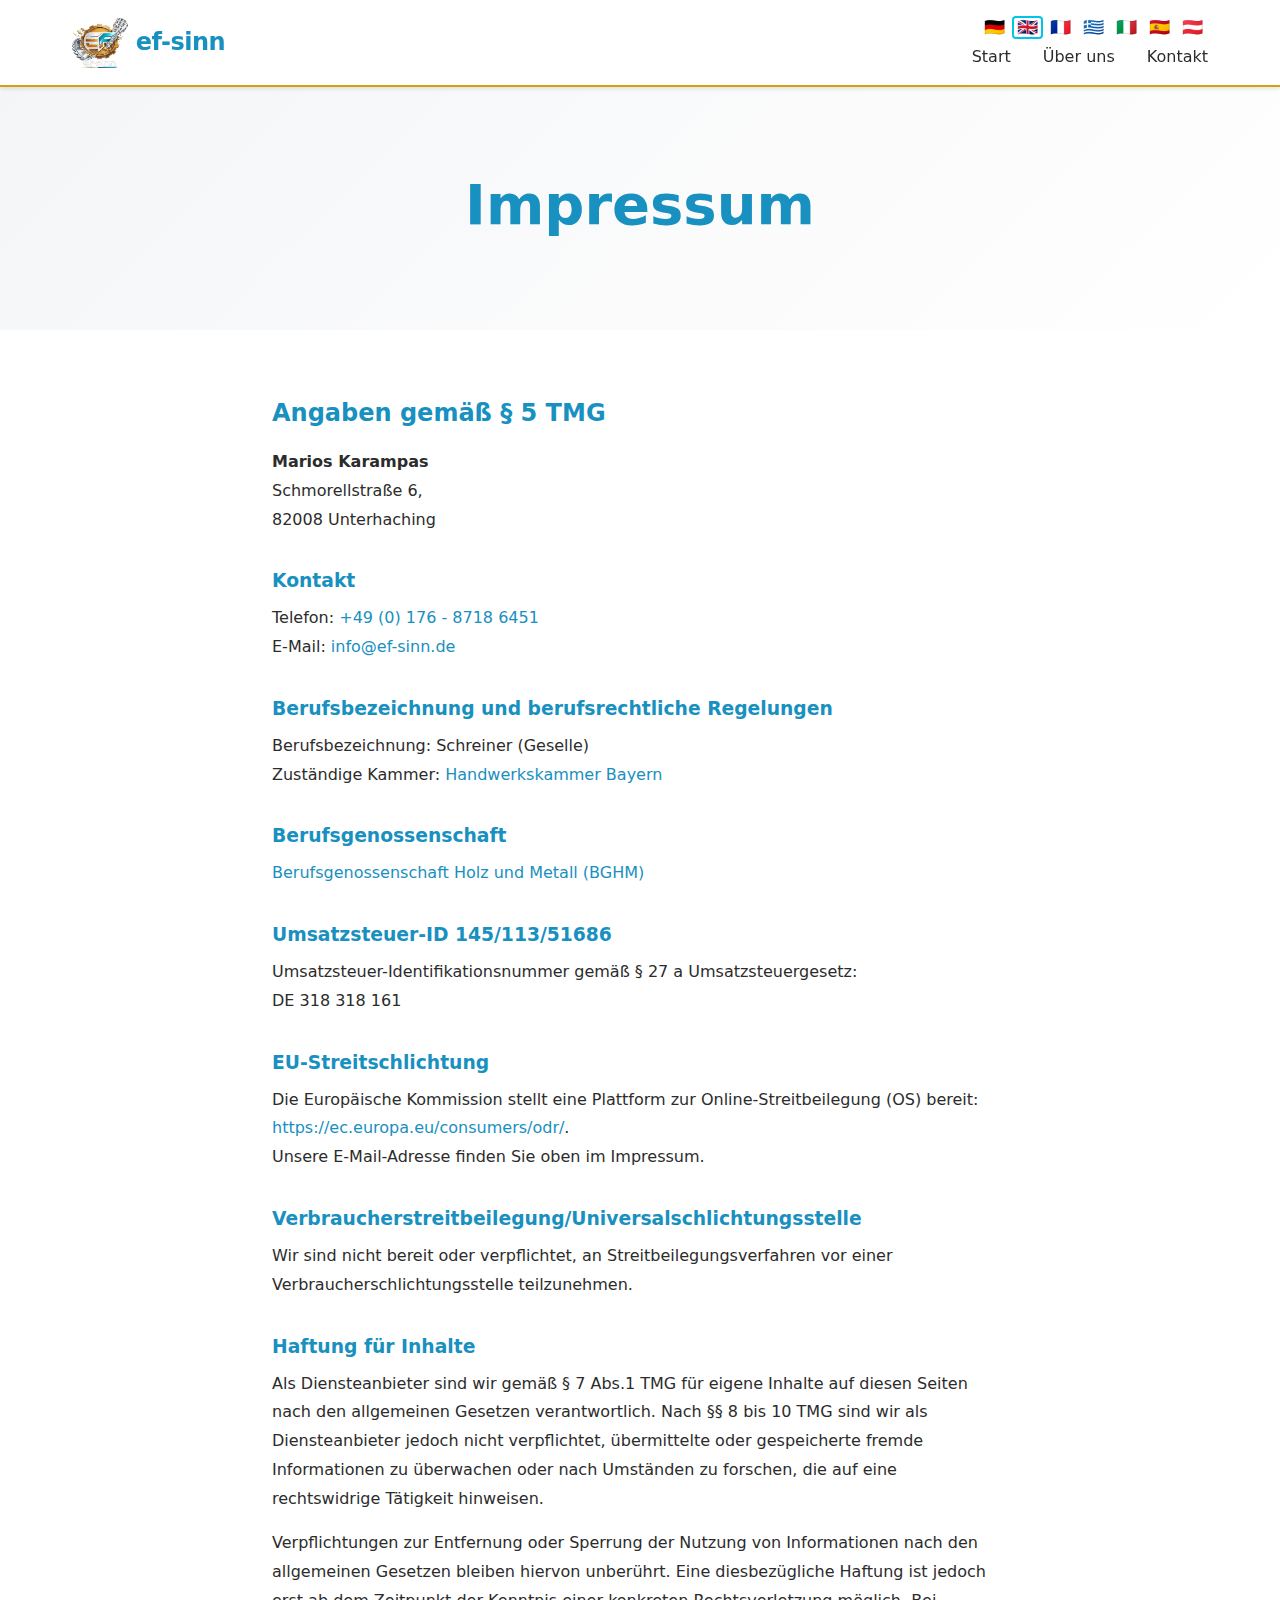
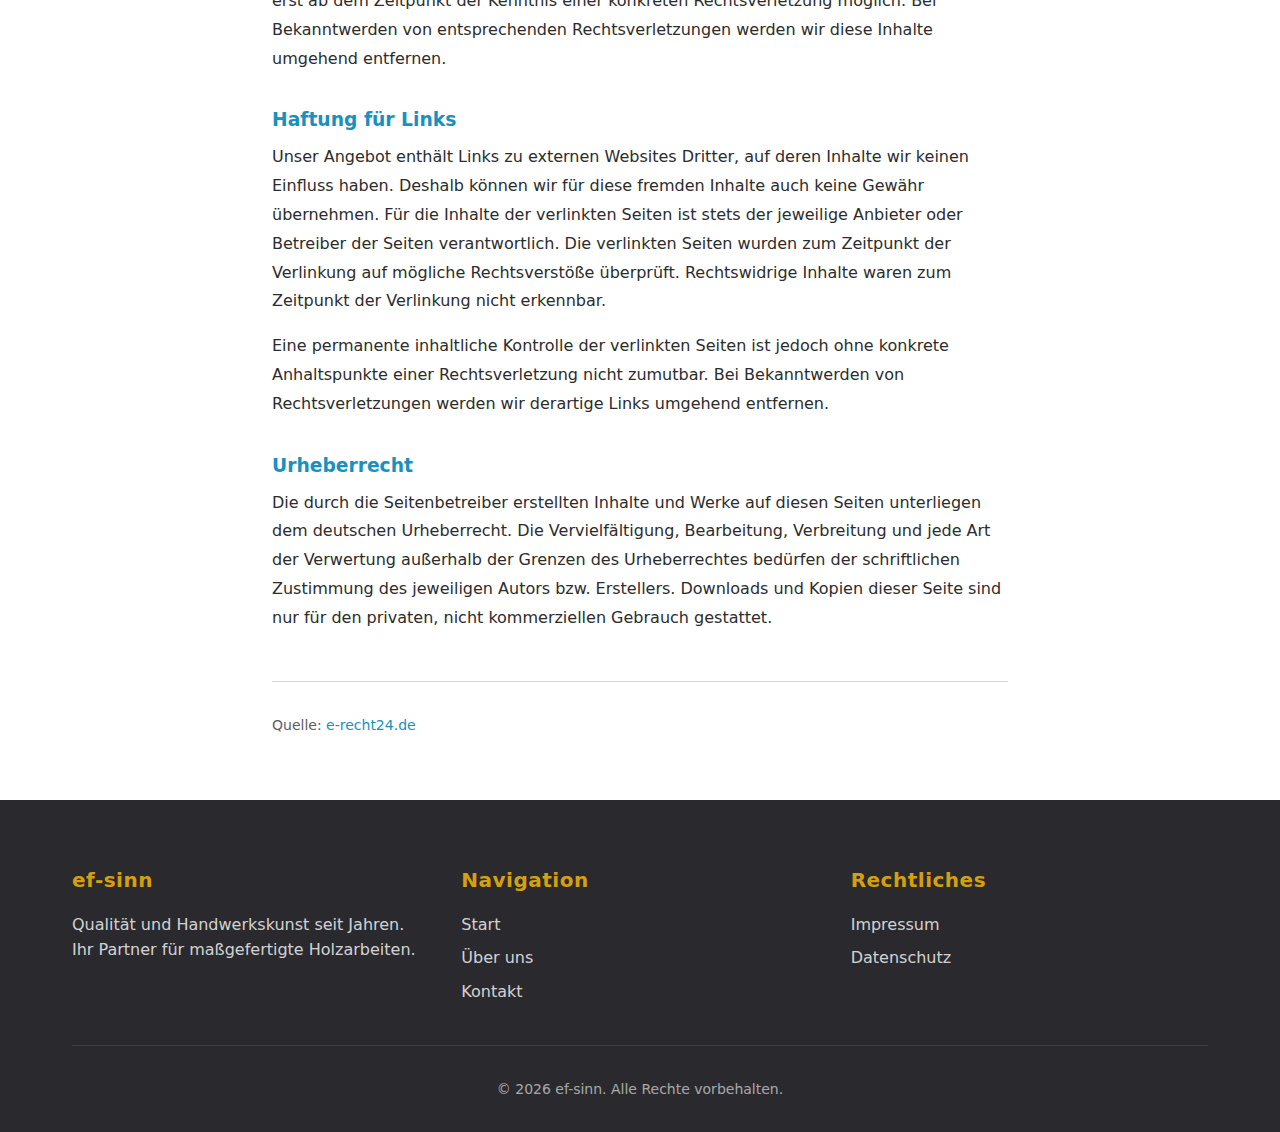
<file: impressum.html>
<!DOCTYPE html>
<html lang="de">
<head>
    <!--
    WICHTIG: Impressum ist in Deutschland gesetzlich vorgeschrieben (§ 5 TMG)
    Bitte füllen Sie alle [PLATZHALTER] mit Ihren echten Daten aus!
    -->
    <meta charset="UTF-8">
    <link rel="icon" type="image/x-icon" href="favicon.ico">
    <link rel="apple-touch-icon" sizes="180x180" href="assets/apple-touch-icon.png">
    <meta name="viewport" content="width=device-width, initial-scale=1.0">
    <meta name="description" content="Impressum von ef-sinn - Gesetzliche Angaben gemäß § 5 TMG">
    <title>Impressum - ef-sinn</title>
    <link rel="stylesheet" href="styles.css">
</head>
<body>
    <!-- Navigation -->
    <header class="header" role="banner">
        <nav class="navbar" role="navigation" aria-label="Hauptnavigation">
            <div class="container nav-container">
                <div class="logo">
                    <a href="index.html" aria-label="Zur Startseite"><img src="assets/logo-ef-sinn.png" alt="EF-Sinn Logo" style="height: 50px; width: auto;"> ef-sinn</a>
                </div>
                <ul class="nav-menu">
                    <li><a href="index.html" class="nav-link" data-i18n="nav.home">Start</a></li>
                    <li><a href="about.html" class="nav-link" data-i18n="nav.about">Über uns</a></li>
                    <li><a href="contact.html" class="nav-link" data-i18n="nav.contact">Kontakt</a></li>
                </ul>
            </div>
        </nav>
    </header>

    <!-- Page Header -->
    <section class="page-header">
        <div class="container">
            <h1 class="page-title fade-in">Impressum</h1>
        </div>
    </section>

    <!-- Impressum Content -->
    <section style="padding: 4rem 0; background-color: var(--color-background);">
        <div class="container" style="max-width: 800px;">
            
            <h2 style="color: var(--color-primary); margin-bottom: 1rem;">Angaben gemäß § 5 TMG</h2>
            <p style="margin-bottom: 2rem; line-height: 1.8;">
                <strong>Marios Karampas</strong><br>
                Schmorellstraße 6,<br>
                82008 Unterhaching
            </p>

            <h3 style="color: var(--color-primary); margin-bottom: 0.5rem; margin-top: 2rem;">Kontakt</h3>
            <p style="margin-bottom: 2rem; line-height: 1.8;">
                Telefon: <a href="tel:+49000000000" style="color: var(--color-primary);">+49 (0) 176 - 8718 6451</a><br>
                E-Mail: <a href="mailto:info@ef-sinn.de" style="color: var(--color-primary);">info@ef-sinn.de</a>
            </p>

            <h3 style="color: var(--color-primary); margin-bottom: 0.5rem; margin-top: 2rem;">Berufsbezeichnung und berufsrechtliche Regelungen</h3>
            <p style="margin-bottom: 2rem; line-height: 1.8;">
                Berufsbezeichnung: Schreiner (Geselle)<br>
                Zuständige Kammer: <a href="https://www.hwk-muenchen.de" target="_blank" style="color: var(--color-primary);">Handwerkskammer Bayern</a>
            </p>

            <h3 style="color: var(--color-primary); margin-bottom: 0.5rem; margin-top: 2rem;">Berufsgenossenschaft</h3>
            <p style="margin-bottom: 2rem; line-height: 1.8;">
                <a href="https://www.bghm.de" target="_blank" style="color: var(--color-primary);">Berufsgenossenschaft Holz und Metall (BGHM)</a>
            </p>

            <!-- Optional, falls vorhanden -->
            <h3 style="color: var(--color-primary); margin-bottom: 0.5rem; margin-top: 2rem;">Umsatzsteuer-ID 145/113/51686</h3>
            <p style="margin-bottom: 2rem; line-height: 1.8;">
                Umsatzsteuer-Identifikationsnummer gemäß § 27 a Umsatzsteuergesetz:<br>
                DE 318 318 161 <em style="color: var(--color-text-light);"></em>
            </p>

            <h3 style="color: var(--color-primary); margin-bottom: 0.5rem; margin-top: 2rem;">EU-Streitschlichtung</h3>
            <p style="margin-bottom: 2rem; line-height: 1.8;">
                Die Europäische Kommission stellt eine Plattform zur Online-Streitbeilegung (OS) bereit: 
                <a href="https://ec.europa.eu/consumers/odr/" target="_blank" style="color: var(--color-primary);">https://ec.europa.eu/consumers/odr/</a>.<br>
                Unsere E-Mail-Adresse finden Sie oben im Impressum.
            </p>

            <h3 style="color: var(--color-primary); margin-bottom: 0.5rem; margin-top: 2rem;">Verbraucherstreitbeilegung/Universalschlichtungsstelle</h3>
            <p style="margin-bottom: 2rem; line-height: 1.8;">
                Wir sind nicht bereit oder verpflichtet, an Streitbeilegungsverfahren vor einer 
                Verbraucherschlichtungsstelle teilzunehmen.
            </p>

            <h3 style="color: var(--color-primary); margin-bottom: 0.5rem; margin-top: 2rem;">Haftung für Inhalte</h3>
            <p style="margin-bottom: 1rem; line-height: 1.8;">
                Als Diensteanbieter sind wir gemäß § 7 Abs.1 TMG für eigene Inhalte auf diesen Seiten 
                nach den allgemeinen Gesetzen verantwortlich. Nach §§ 8 bis 10 TMG sind wir als 
                Diensteanbieter jedoch nicht verpflichtet, übermittelte oder gespeicherte fremde 
                Informationen zu überwachen oder nach Umständen zu forschen, die auf eine rechtswidrige 
                Tätigkeit hinweisen.
            </p>
            <p style="margin-bottom: 2rem; line-height: 1.8;">
                Verpflichtungen zur Entfernung oder Sperrung der Nutzung von Informationen nach den 
                allgemeinen Gesetzen bleiben hiervon unberührt. Eine diesbezügliche Haftung ist jedoch 
                erst ab dem Zeitpunkt der Kenntnis einer konkreten Rechtsverletzung möglich. Bei 
                Bekanntwerden von entsprechenden Rechtsverletzungen werden wir diese Inhalte umgehend entfernen.
            </p>

            <h3 style="color: var(--color-primary); margin-bottom: 0.5rem; margin-top: 2rem;">Haftung für Links</h3>
            <p style="margin-bottom: 1rem; line-height: 1.8;">
                Unser Angebot enthält Links zu externen Websites Dritter, auf deren Inhalte wir keinen 
                Einfluss haben. Deshalb können wir für diese fremden Inhalte auch keine Gewähr übernehmen. 
                Für die Inhalte der verlinkten Seiten ist stets der jeweilige Anbieter oder Betreiber der 
                Seiten verantwortlich. Die verlinkten Seiten wurden zum Zeitpunkt der Verlinkung auf mögliche 
                Rechtsverstöße überprüft. Rechtswidrige Inhalte waren zum Zeitpunkt der Verlinkung nicht erkennbar.
            </p>
            <p style="margin-bottom: 2rem; line-height: 1.8;">
                Eine permanente inhaltliche Kontrolle der verlinkten Seiten ist jedoch ohne konkrete Anhaltspunkte 
                einer Rechtsverletzung nicht zumutbar. Bei Bekanntwerden von Rechtsverletzungen werden wir 
                derartige Links umgehend entfernen.
            </p>

            <h3 style="color: var(--color-primary); margin-bottom: 0.5rem; margin-top: 2rem;">Urheberrecht</h3>
            <p style="margin-bottom: 2rem; line-height: 1.8;">
                Die durch die Seitenbetreiber erstellten Inhalte und Werke auf diesen Seiten unterliegen dem 
                deutschen Urheberrecht. Die Vervielfältigung, Bearbeitung, Verbreitung und jede Art der 
                Verwertung außerhalb der Grenzen des Urheberrechtes bedürfen der schriftlichen Zustimmung des 
                jeweiligen Autors bzw. Erstellers. Downloads und Kopien dieser Seite sind nur für den privaten, 
                nicht kommerziellen Gebrauch gestattet.
            </p>

            <p style="margin-top: 3rem; padding-top: 2rem; border-top: 1px solid var(--color-border); color: var(--color-text-light); font-size: 0.875rem;">
                Quelle: <a href="https://www.e-recht24.de" target="_blank" style="color: var(--color-primary);">e-recht24.de</a>
            </p>

        </div>
    </section>

    <!-- Footer -->
    <footer class="footer" role="contentinfo">
        <div class="container">
            <div class="footer-grid">
                <div class="footer-column">
                    <h3 class="footer-title">ef-sinn</h3>
                    <p class="footer-text">
                        Qualität und Handwerkskunst seit Jahren.<br>
                        Ihr Partner für maßgefertigte Holzarbeiten.
                    </p>
                </div>
                
                <div class="footer-column">
                    <h3 class="footer-title">Navigation</h3>
                    <ul class="footer-links">
                        <li><a href="index.html" data-i18n="nav.home">Start</a></li>
                        <li><a href="about.html" data-i18n="nav.about">Über uns</a></li>
                        <li><a href="contact.html" data-i18n="nav.contact">Kontakt</a></li>
                    </ul>
                </div>
                
                <div class="footer-column">
                    <h3 class="footer-title">Rechtliches</h3>
                    <ul class="footer-links">
                        <li><a href="impressum.html">Impressum</a></li>
                        <li><a href="datenschutz.html">Datenschutz</a></li>
                    </ul>
                </div>
            </div>
            
            <div class="footer-bottom">
                <p><span data-i18n="footer.copyright">© 2026 ef-sinn. Alle Rechte vorbehalten.</span></p>
            </div>
        </div>
    </footer>
    <script src="assets/js/i18n.js"></script>
</body>
</html>
</file>
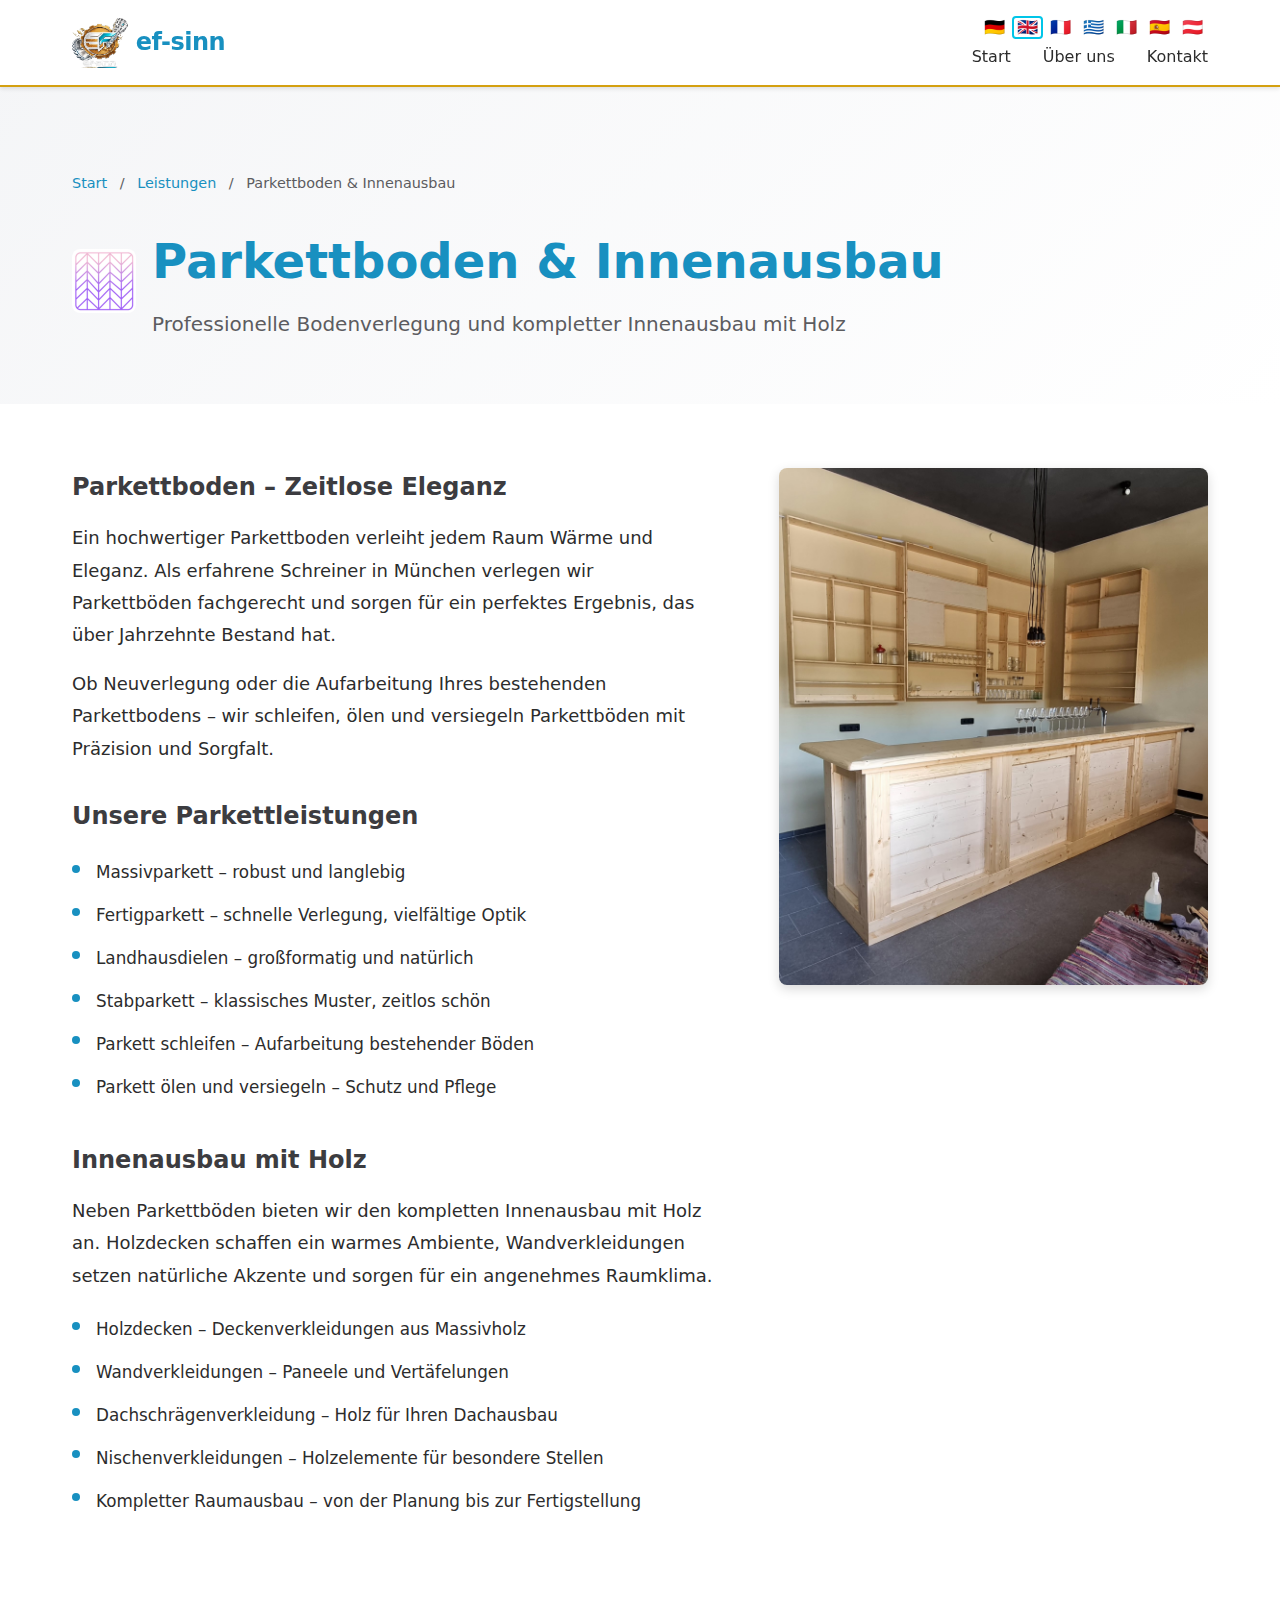
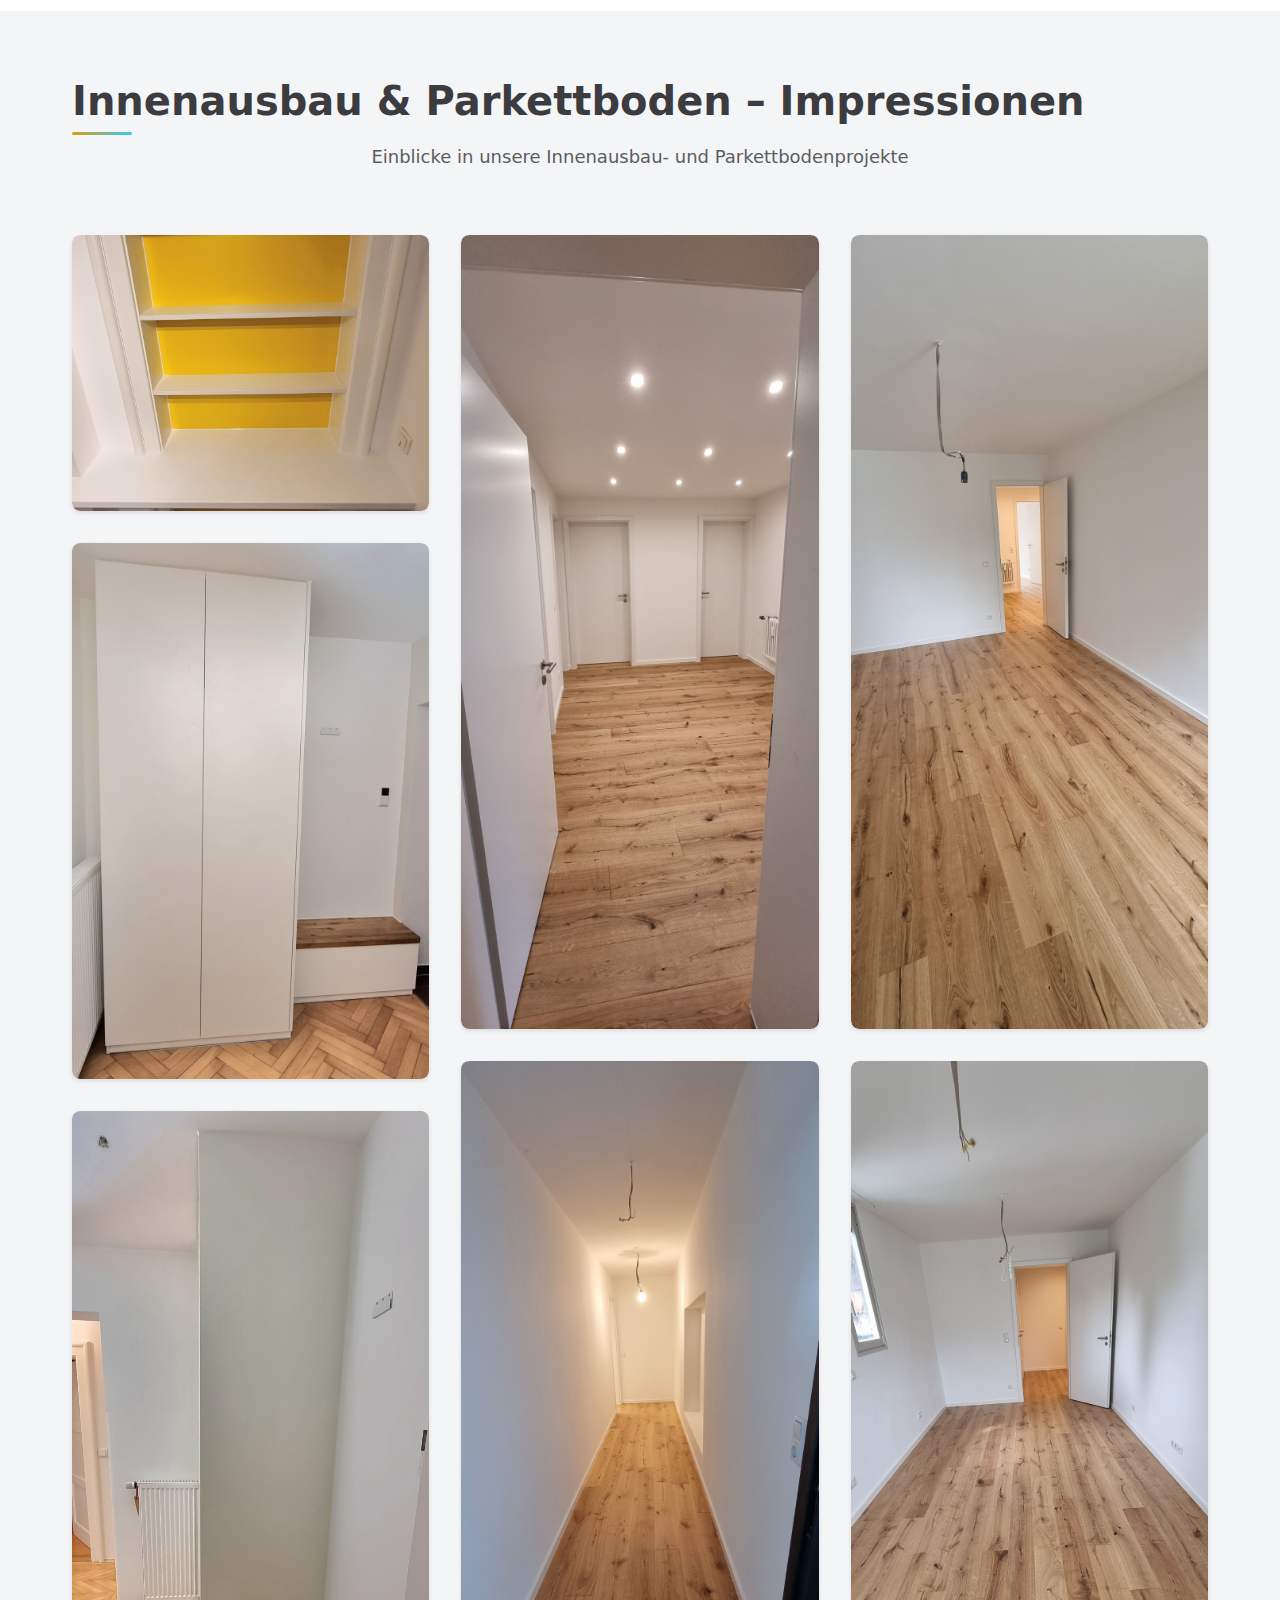
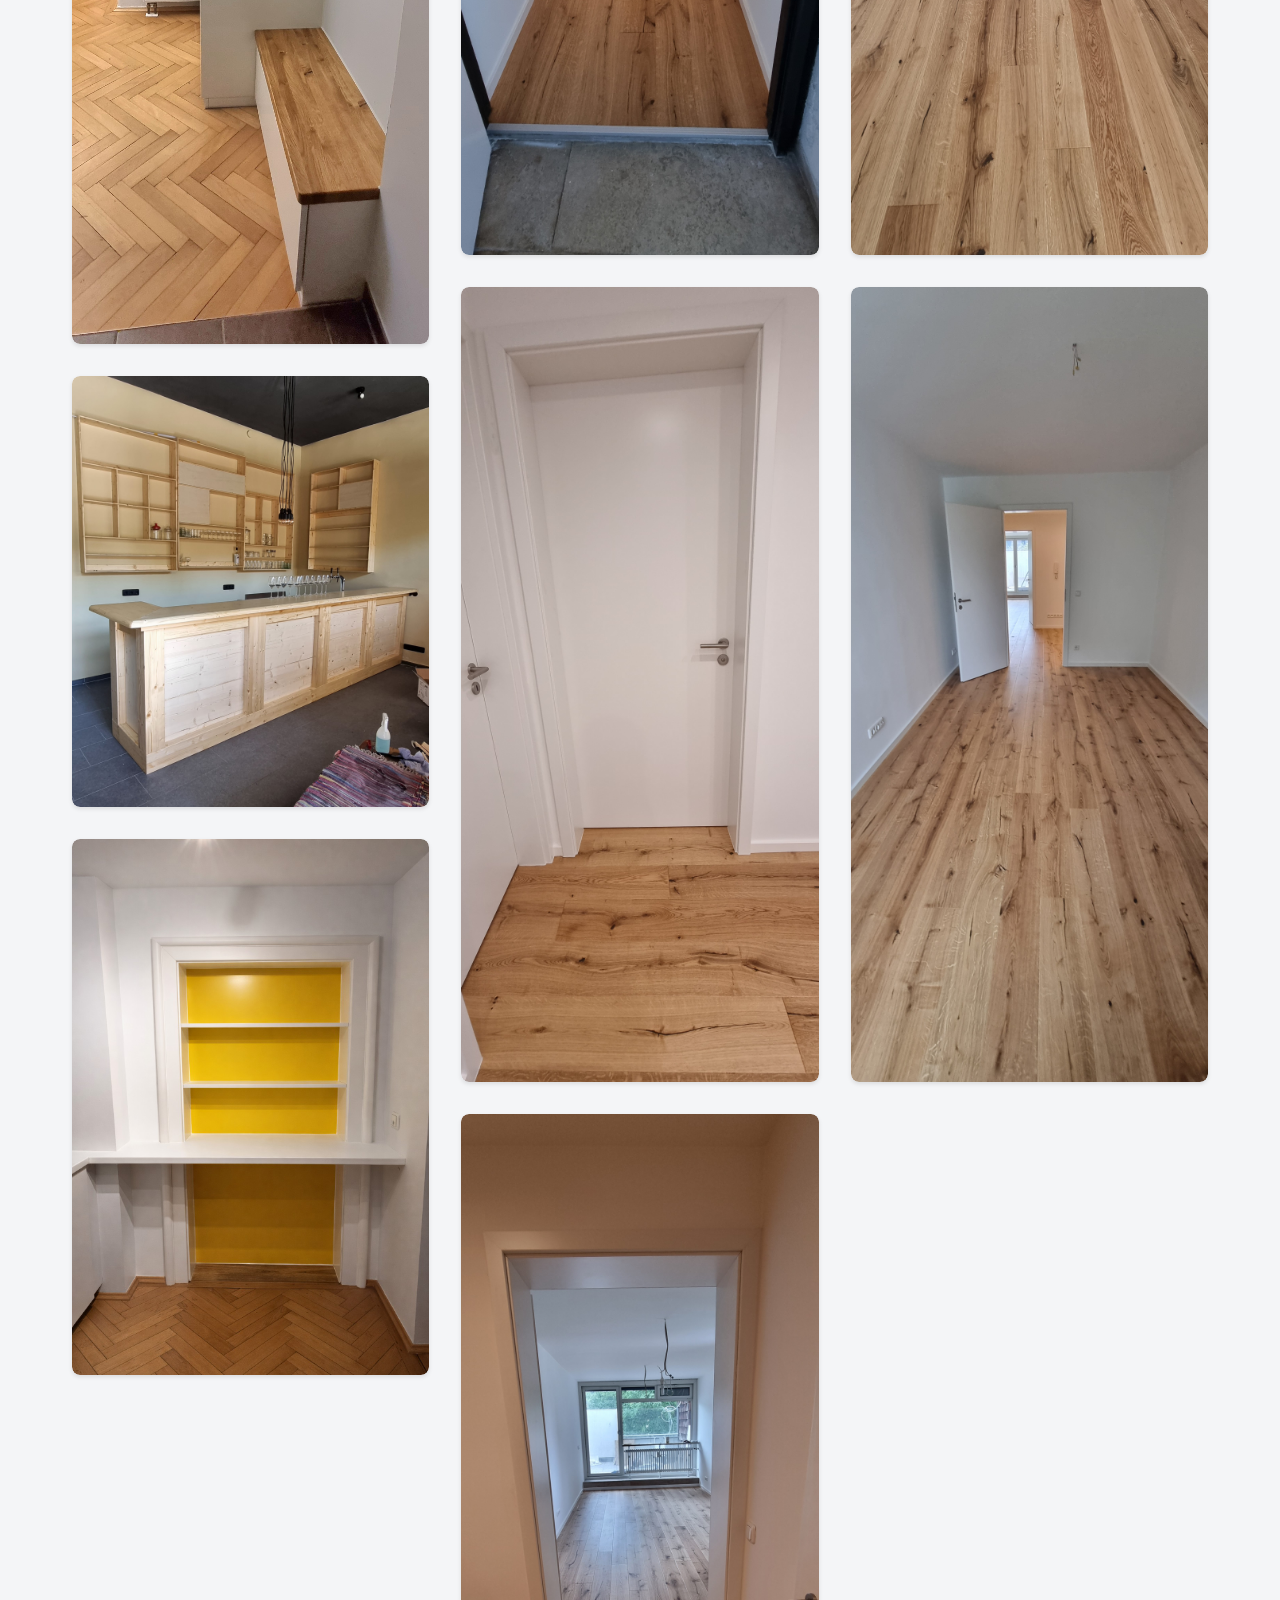
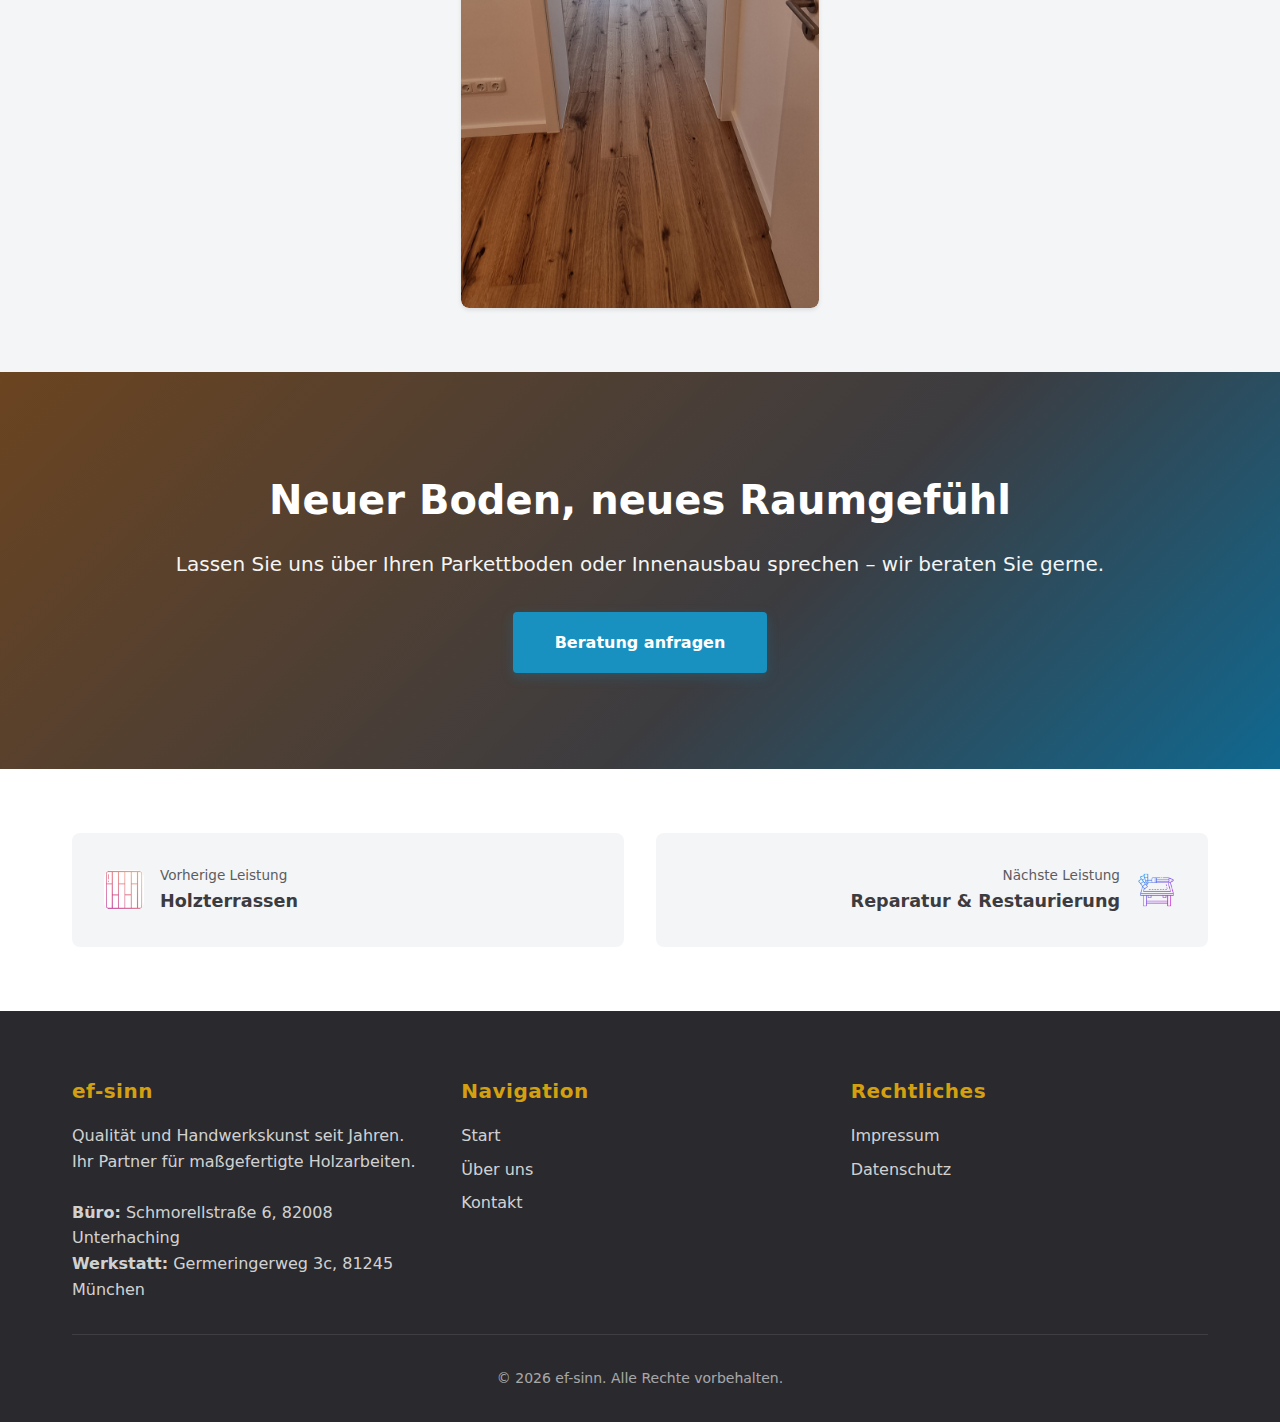
<file: leistungen/innenausbau.html>
<!DOCTYPE html>
<html lang="de">
<head>
    <meta charset="UTF-8">
    <link rel="icon" type="image/x-icon" href="../favicon.ico">
    <link rel="apple-touch-icon" sizes="180x180" href="../assets/apple-touch-icon.png">
    <meta name="viewport" content="width=device-width, initial-scale=1.0">
    <meta name="description" content="Parkettboden verlegen, schleifen und versiegeln in München. Kompletter Innenausbau mit Holz – Holzdecken, Wandverkleidungen, Massivparkett und Landhausdielen.">
    <meta name="keywords" content="Parkettboden verlegen München, Parkett schleifen München, Innenausbau Holz München, Holzdecke München, Wandverkleidung Holz München, Landhausdielen München">
    <link rel="canonical" href="https://www.ef-sinn.de/leistungen/innenausbau.html">
    <meta property="og:type" content="website">
    <meta property="og:title" content="Parkettboden & Innenausbau – ef-sinn Schreiner Werkstatt München">
    <meta property="og:description" content="Parkettboden verlegen und schleifen. Kompletter Innenausbau mit Holz vom Schreiner in München.">
    <meta property="og:url" content="https://www.ef-sinn.de/leistungen/innenausbau.html">
    <meta property="og:locale" content="de_DE">
    <title>Parkettboden & Innenausbau – ef-sinn Schreiner Werkstatt München | Parkett verlegen & schleifen</title>
    <link rel="stylesheet" href="../styles.css">
    <script type="application/ld+json">
    {
      "@context": "https://schema.org",
      "@type": "Service",
      "name": "Parkettboden & Innenausbau",
      "description": "Parkettboden verlegen, schleifen und versiegeln. Kompletter Innenausbau mit Holz – Holzdecken, Wandverkleidungen und mehr.",
      "provider": {
        "@type": "LocalBusiness",
        "name": "ef-sinn",
        "url": "https://www.ef-sinn.de"
      },
      "areaServed": {"@type": "City", "name": "München"}
    }
    </script>
</head>
<body>
    <!-- Navigation -->
    <header class="header" role="banner">
        <nav class="navbar" role="navigation" aria-label="Hauptnavigation">
            <div class="container nav-container">
                <div class="logo">
                    <a href="../index.html" aria-label="Zur Startseite"><img src="../assets/logo-ef-sinn.png" alt="EF-Sinn Logo" style="height: 50px; width: auto;"> ef-sinn</a>
                </div>
                <ul class="nav-menu">
                    <li><a href="../index.html" class="nav-link" data-i18n="nav.home">Start</a></li>
                    <li><a href="../about.html" class="nav-link" data-i18n="nav.about">Über uns</a></li>
                    <li><a href="../contact.html" class="nav-link" data-i18n="nav.contact">Kontakt</a></li>
                </ul>
            </div>
        </nav>
    </header>

    <!-- Service Detail Header -->
    <section class="service-detail-header">
        <div class="container">
            <div>
                <nav class="breadcrumb" aria-label="Breadcrumb">
                    <a href="../index.html" data-i18n="nav.home">Start</a>
                    <span class="breadcrumb-separator">/</span>
                    <a href="../index.html#leistungen">Leistungen</a>
                    <span class="breadcrumb-separator">/</span>
                    <span>Parkettboden & Innenausbau</span>
                </nav>
                <div style="display: flex; align-items: center; gap: 1rem; margin-top: 1rem;">
                    <div class="service-detail-icon">
                        <img src="../assets/icons/icon-innenausbau.png" alt="Innenausbau Icon" width="64" height="64">
                    </div>
                    <div>
                        <h1 class="service-detail-title">Parkettboden & Innenausbau</h1>
                        <p class="service-detail-subtitle">Professionelle Bodenverlegung und kompletter Innenausbau mit Holz</p>
                    </div>
                </div>
            </div>
        </div>
    </section>

    <!-- Service Detail Content -->
    <section class="service-detail-content">
        <div class="container">
            <div class="service-detail-grid">
                <div class="service-detail-text">
                    <h3>Parkettboden – Zeitlose Eleganz</h3>
                    <p>
                        Ein hochwertiger Parkettboden verleiht jedem Raum Wärme und Eleganz.
                        Als erfahrene Schreiner in München verlegen wir Parkettböden fachgerecht
                        und sorgen für ein perfektes Ergebnis, das über Jahrzehnte Bestand hat.
                    </p>
                    <p>
                        Ob Neuverlegung oder die Aufarbeitung Ihres bestehenden Parkettbodens –
                        wir schleifen, ölen und versiegeln Parkettböden mit Präzision und Sorgfalt.
                    </p>

                    <h3>Unsere Parkettleistungen</h3>
                    <ul>
                        <li>Massivparkett – robust und langlebig</li>
                        <li>Fertigparkett – schnelle Verlegung, vielfältige Optik</li>
                        <li>Landhausdielen – großformatig und natürlich</li>
                        <li>Stabparkett – klassisches Muster, zeitlos schön</li>
                        <li>Parkett schleifen – Aufarbeitung bestehender Böden</li>
                        <li>Parkett ölen und versiegeln – Schutz und Pflege</li>
                    </ul>

                    <h3>Innenausbau mit Holz</h3>
                    <p>
                        Neben Parkettböden bieten wir den kompletten Innenausbau mit Holz an.
                        Holzdecken schaffen ein warmes Ambiente, Wandverkleidungen setzen
                        natürliche Akzente und sorgen für ein angenehmes Raumklima.
                    </p>
                    <ul>
                        <li>Holzdecken – Deckenverkleidungen aus Massivholz</li>
                        <li>Wandverkleidungen – Paneele und Vertäfelungen</li>
                        <li>Dachschrägenverkleidung – Holz für Ihren Dachausbau</li>
                        <li>Nischenverkleidungen – Holzelemente für besondere Stellen</li>
                        <li>Kompletter Raumausbau – von der Planung bis zur Fertigstellung</li>
                    </ul>
                </div>
                <div class="service-detail-images">
                    <img src="../bilder/leistungen/innenausbau/innenausbau-ladenbau.jpg"
                         alt="Innenausbau Ladenbau"
                         loading="lazy">
                </div>
            </div>
        </div>
    </section>

    <!-- Gallery -->
    <section class="service-gallery">
        <div class="container">
            <h2 class="section-title centered">Innenausbau & Parkettboden – Impressionen</h2>
            <p class="section-subtitle centered">Einblicke in unsere Innenausbau- und Parkettbodenprojekte</p>

            <div class="service-gallery-grid">
                <!-- Innenausbau -->
                <div class="gallery-item">
                    <img src="../bilder/leistungen/innenausbau/innenausbau-details.jpg"
                         alt="Innenausbau Details"
                         loading="lazy">
                    <div class="gallery-caption">Innenausbau Details</div>
                </div>
                <div class="gallery-item">
                    <img src="../bilder/leistungen/innenausbau/innenausbau-garderobe-flur.jpg"
                         alt="Innenausbau Garderobe im Flur"
                         loading="lazy">
                    <div class="gallery-caption">Garderobe im Flur</div>
                </div>
                <div class="gallery-item">
                    <img src="../bilder/leistungen/innenausbau/innenausbau-garderobe-schublade.jpg"
                         alt="Innenausbau Garderobe mit Schublade"
                         loading="lazy">
                    <div class="gallery-caption">Garderobe mit Schublade</div>
                </div>
                <div class="gallery-item">
                    <img src="../bilder/leistungen/innenausbau/innenausbau-ladenbau.jpg"
                         alt="Innenausbau Ladenbau"
                         loading="lazy">
                    <div class="gallery-caption">Ladenbau</div>
                </div>
                <div class="gallery-item">
                    <img src="../bilder/leistungen/innenausbau/innenausbau-regal.jpg"
                         alt="Innenausbau Regal"
                         loading="lazy">
                    <div class="gallery-caption">Regal</div>
                </div>
                <div class="gallery-item">
                    <img src="../bilder/leistungen/innenausbau/innenausbau-parkettboden-tueren.jpg"
                         alt="Innenausbau Parkettboden mit Türen"
                         loading="lazy">
                    <div class="gallery-caption">Parkettboden mit Türen</div>
                </div>
                <!-- Parkettboden -->
                <div class="gallery-item">
                    <img src="../bilder/leistungen/innenausbau/parkettboden-verlegung.jpg"
                         alt="Parkettboden Verlegung"
                         loading="lazy">
                    <div class="gallery-caption">Parkettboden Verlegung</div>
                </div>
                <div class="gallery-item">
                    <img src="../bilder/leistungen/innenausbau/parkettboden-details.jpg"
                         alt="Parkettboden Details"
                         loading="lazy">
                    <div class="gallery-caption">Parkettboden Details</div>
                </div>
                <div class="gallery-item">
                    <img src="../bilder/leistungen/innenausbau/parkettboden-innenausbau.jpg"
                         alt="Parkettboden Innenausbau"
                         loading="lazy">
                    <div class="gallery-caption">Parkettboden Innenausbau</div>
                </div>
                <div class="gallery-item">
                    <img src="../bilder/leistungen/innenausbau/parkettboden-verfuegung.jpg"
                         alt="Parkettboden Verfügung"
                         loading="lazy">
                    <div class="gallery-caption">Parkettboden Verfügung</div>
                </div>
                <div class="gallery-item">
                    <img src="../bilder/leistungen/innenausbau/parkettboden-weisse-sockelleisten.jpg"
                         alt="Parkettboden mit weiße Sockelleisten"
                         loading="lazy">
                    <div class="gallery-caption">Parkettboden mit weiße Sockelleisten</div>
                </div>
                <div class="gallery-item">
                    <img src="../bilder/leistungen/innenausbau/parkettboden-mit-tueren.jpg"
                         alt="Parkettboden mit Türen"
                         loading="lazy">
                    <div class="gallery-caption">Parkettboden mit Türen</div>
                </div>
            </div>
        </div>
    </section>

    <!-- CTA -->
    <section class="cta-section">
        <div class="container">
            <h2 class="cta-title">Neuer Boden, neues Raumgefühl</h2>
            <p class="cta-text">
                Lassen Sie uns über Ihren Parkettboden oder Innenausbau sprechen – wir beraten Sie gerne.
            </p>
            <a href="../contact.html" class="btn btn-secondary">Beratung anfragen</a>
        </div>
    </section>

    <!-- Service Navigation -->
    <section class="service-nav">
        <div class="container">
            <div class="service-nav-grid">
                <a href="terrassen.html" class="service-nav-item">
                    <img src="../assets/icons/icon-terrasse.png" alt="Terrassen Icon" width="40" height="40">
                    <div>
                        <div class="service-nav-label">Vorherige Leistung</div>
                        <div class="service-nav-title">Holzterrassen</div>
                    </div>
                </a>
                <a href="restaurierung.html" class="service-nav-item" style="text-align: right; justify-content: flex-end;">
                    <div>
                        <div class="service-nav-label">Nächste Leistung</div>
                        <div class="service-nav-title">Reparatur & Restaurierung</div>
                    </div>
                    <img src="../assets/icons/icon-reparatur.png" alt="Reparatur Icon" width="40" height="40">
                </a>
            </div>
        </div>
    </section>

    <!-- Footer -->
    <footer class="footer" role="contentinfo">
        <div class="container">
            <div class="footer-grid">
                <div class="footer-column">
                    <h3 class="footer-title">ef-sinn</h3>
                    <p class="footer-text">
                        <span data-i18n="footer.tagline">Qualität und Handwerkskunst seit Jahren.<br>Ihr Partner für maßgefertigte Holzarbeiten.</span><br><br>
                        <strong>Büro:</strong> Schmorellstraße 6, 82008 Unterhaching<br>
                        <strong>Werkstatt:</strong> Germeringerweg 3c, 81245 München
                    </p>
                </div>
                <div class="footer-column">
                    <h3 class="footer-title">Navigation</h3>
                    <ul class="footer-links">
                        <li><a href="../index.html" data-i18n="nav.home">Start</a></li>
                        <li><a href="../about.html" data-i18n="nav.about">Über uns</a></li>
                        <li><a href="../contact.html" data-i18n="nav.contact">Kontakt</a></li>
                    </ul>
                </div>
                <div class="footer-column">
                    <h3 class="footer-title">Rechtliches</h3>
                    <ul class="footer-links">
                        <li><a href="../impressum.html">Impressum</a></li>
                        <li><a href="../datenschutz.html">Datenschutz</a></li>
                    </ul>
                </div>
            </div>
            <div class="footer-bottom">
                <p><span data-i18n="footer.copyright">© 2026 ef-sinn. Alle Rechte vorbehalten.</span></p>
            </div>
        </div>
    </footer>
    <script src="../assets/js/i18n.js"></script>
</body>
</html>
</file>
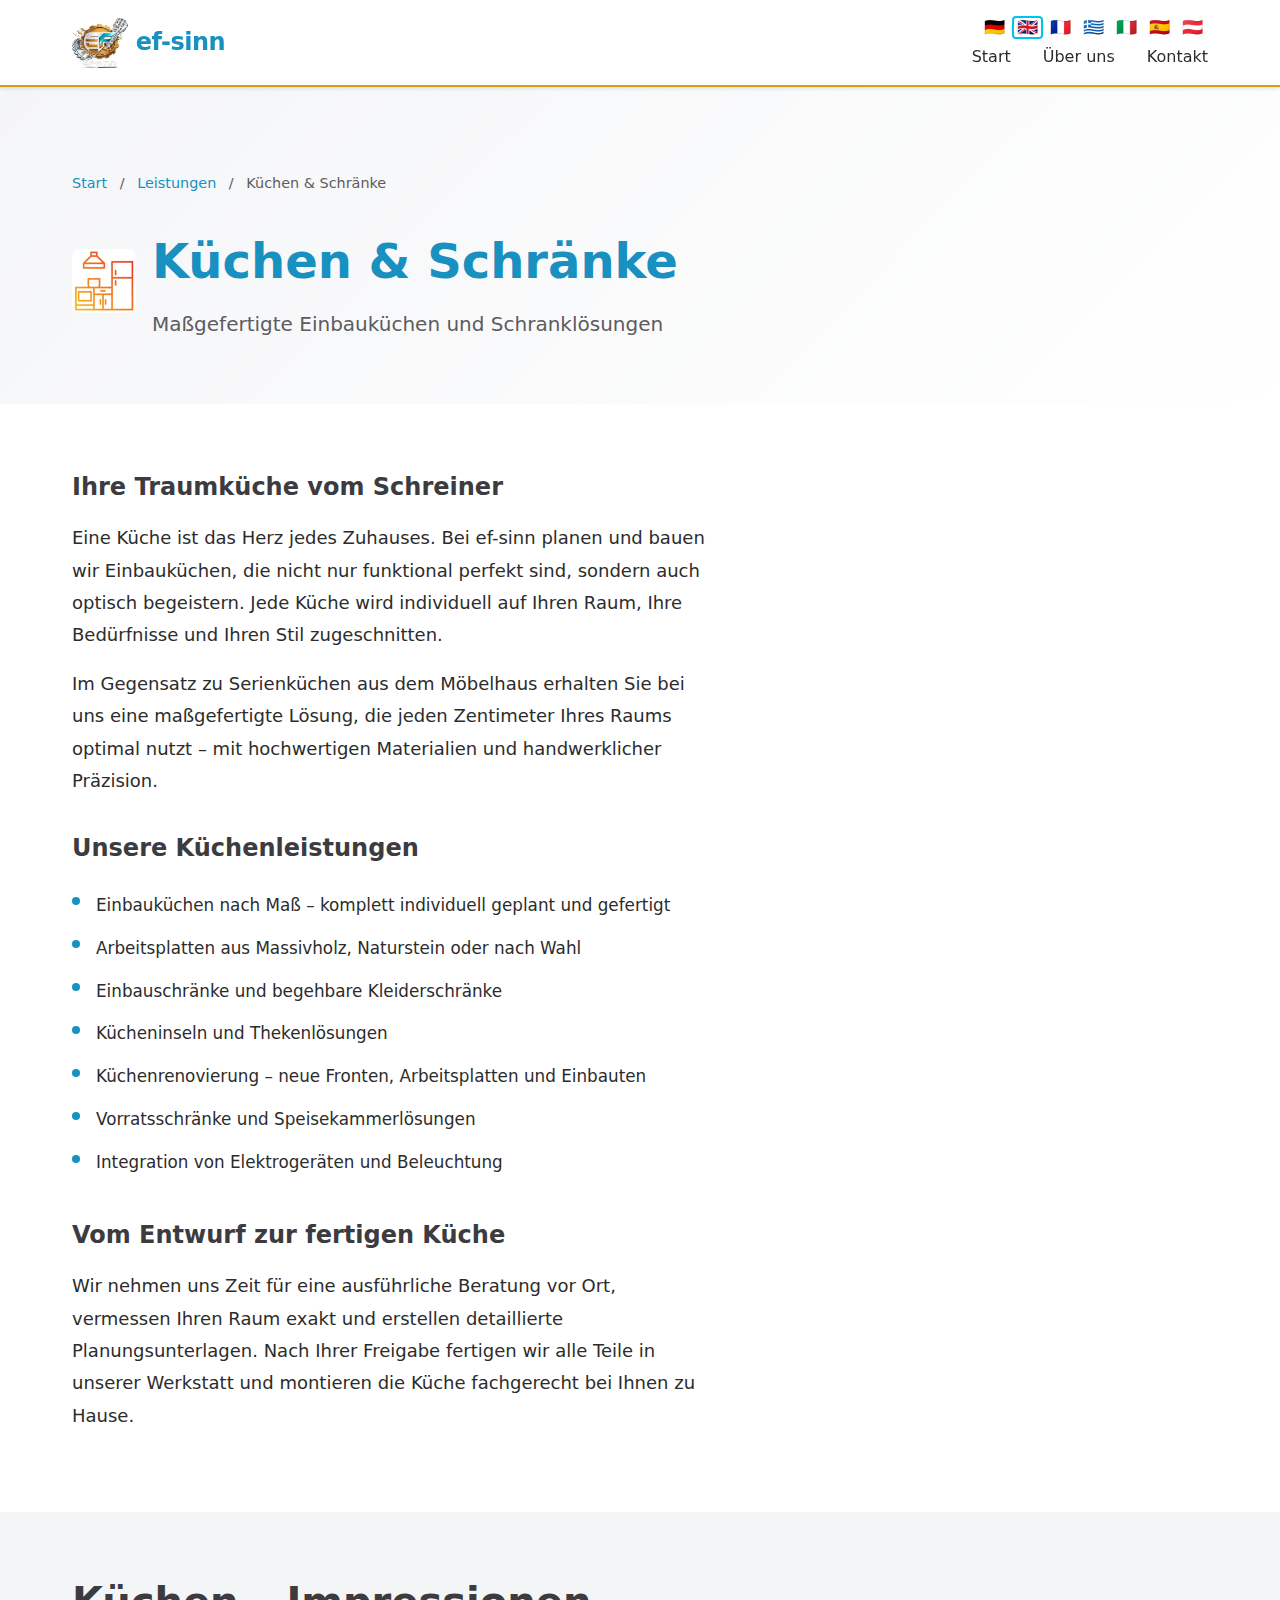
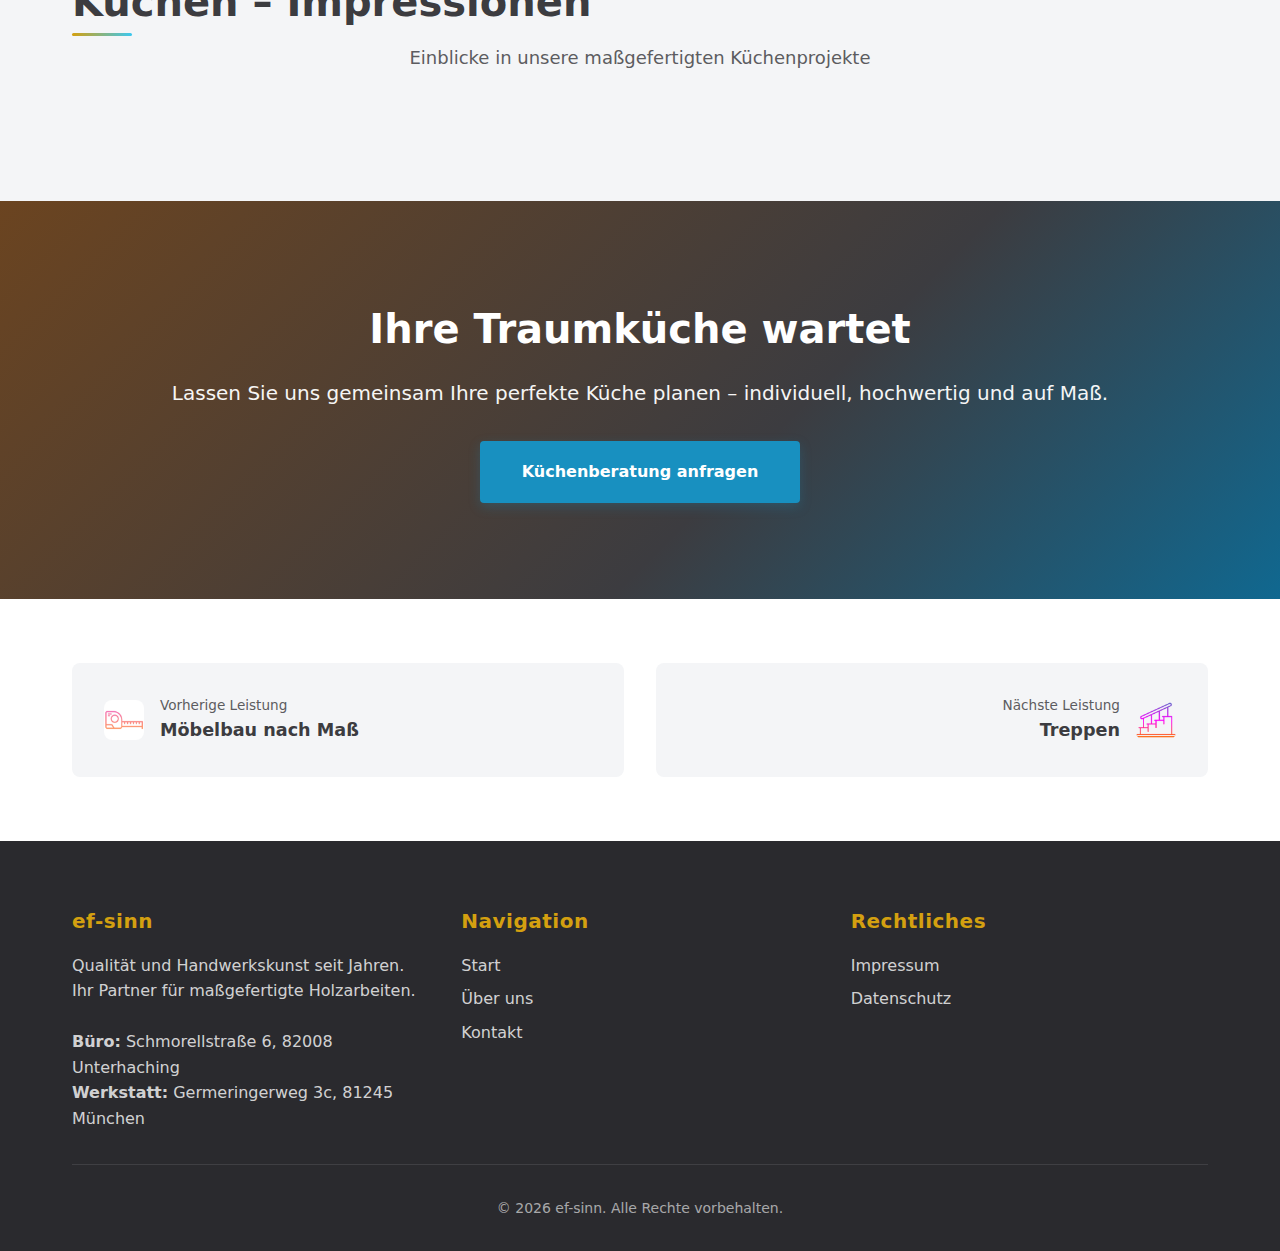
<file: leistungen/kuechen.html>
<!DOCTYPE html>
<html lang="de">
<head>
    <meta charset="UTF-8">
    <link rel="icon" type="image/x-icon" href="../favicon.ico">
    <link rel="apple-touch-icon" sizes="180x180" href="../assets/apple-touch-icon.png">
    <meta name="viewport" content="width=device-width, initial-scale=1.0">
    <meta name="description" content="Maßgefertigte Einbauküchen und Schranklösungen von ef-sinn in München. Individuelle Küchenplanung, hochwertige Materialien und perfekte Raumnutzung.">
    <meta name="keywords" content="Einbauküche München, Küche nach Maß München, Küchenplanung München, Einbauschrank München, Schreiner Küche München, Massivholzküche">
    <link rel="canonical" href="https://www.ef-sinn.de/leistungen/kuechen.html">
    <meta property="og:type" content="website">
    <meta property="og:title" content="Küchen & Schränke – ef-sinn Schreiner Werkstatt München">
    <meta property="og:description" content="Maßgefertigte Einbauküchen und Schranklösungen vom Schreiner in München. Individuelle Planung und höchste Qualität.">
    <meta property="og:url" content="https://www.ef-sinn.de/leistungen/kuechen.html">
    <meta property="og:locale" content="de_DE">
    <title>Küchen & Schränke – ef-sinn Schreiner Werkstatt München | Einbauküchen nach Maß</title>
    <link rel="stylesheet" href="../styles.css">
    <script type="application/ld+json">
    {
      "@context": "https://schema.org",
      "@type": "Service",
      "name": "Küchen & Schränke nach Maß",
      "description": "Maßgefertigte Einbauküchen und Schranklösungen mit individueller Planung und höchster handwerklicher Qualität.",
      "provider": {
        "@type": "LocalBusiness",
        "name": "ef-sinn",
        "url": "https://www.ef-sinn.de"
      },
      "areaServed": {"@type": "City", "name": "München"}
    }
    </script>
</head>
<body>
    <!-- Navigation -->
    <header class="header" role="banner">
        <nav class="navbar" role="navigation" aria-label="Hauptnavigation">
            <div class="container nav-container">
                <div class="logo">
                    <a href="../index.html" aria-label="Zur Startseite"><img src="../assets/logo-ef-sinn.png" alt="EF-Sinn Logo" style="height: 50px; width: auto;"> ef-sinn</a>
                </div>
                <ul class="nav-menu">
                    <li><a href="../index.html" class="nav-link" data-i18n="nav.home">Start</a></li>
                    <li><a href="../about.html" class="nav-link" data-i18n="nav.about">Über uns</a></li>
                    <li><a href="../contact.html" class="nav-link" data-i18n="nav.contact">Kontakt</a></li>
                </ul>
            </div>
        </nav>
    </header>

    <!-- Service Detail Header -->
    <section class="service-detail-header">
        <div class="container">
            <div>
                <nav class="breadcrumb" aria-label="Breadcrumb">
                    <a href="../index.html" data-i18n="nav.home">Start</a>
                    <span class="breadcrumb-separator">/</span>
                    <a href="../index.html#leistungen">Leistungen</a>
                    <span class="breadcrumb-separator">/</span>
                    <span>Küchen & Schränke</span>
                </nav>
                <div style="display: flex; align-items: center; gap: 1rem; margin-top: 1rem;">
                    <div class="service-detail-icon">
                        <img src="../assets/icons/icon-kueche.png" alt="Küchen Icon" width="64" height="64">
                    </div>
                    <div>
                        <h1 class="service-detail-title">Küchen & Schränke</h1>
                        <p class="service-detail-subtitle">Maßgefertigte Einbauküchen und Schranklösungen</p>
                    </div>
                </div>
            </div>
        </div>
    </section>

    <!-- Service Detail Content -->
    <section class="service-detail-content">
        <div class="container">
            <div class="service-detail-grid">
                <div class="service-detail-text">
                    <h3>Ihre Traumküche vom Schreiner</h3>
                    <p>
                        Eine Küche ist das Herz jedes Zuhauses. Bei ef-sinn planen und bauen wir
                        Einbauküchen, die nicht nur funktional perfekt sind, sondern auch optisch begeistern.
                        Jede Küche wird individuell auf Ihren Raum, Ihre Bedürfnisse und Ihren Stil
                        zugeschnitten.
                    </p>
                    <p>
                        Im Gegensatz zu Serienküchen aus dem Möbelhaus erhalten Sie bei uns eine
                        maßgefertigte Lösung, die jeden Zentimeter Ihres Raums optimal nutzt –
                        mit hochwertigen Materialien und handwerklicher Präzision.
                    </p>

                    <h3>Unsere Küchenleistungen</h3>
                    <ul>
                        <li>Einbauküchen nach Maß – komplett individuell geplant und gefertigt</li>
                        <li>Arbeitsplatten aus Massivholz, Naturstein oder nach Wahl</li>
                        <li>Einbauschränke und begehbare Kleiderschränke</li>
                        <li>Kücheninseln und Thekenlösungen</li>
                        <li>Küchenrenovierung – neue Fronten, Arbeitsplatten und Einbauten</li>
                        <li>Vorratsschränke und Speisekammerlösungen</li>
                        <li>Integration von Elektrogeräten und Beleuchtung</li>
                    </ul>

                    <h3>Vom Entwurf zur fertigen Küche</h3>
                    <p>
                        Wir nehmen uns Zeit für eine ausführliche Beratung vor Ort, vermessen Ihren
                        Raum exakt und erstellen detaillierte Planungsunterlagen. Nach Ihrer Freigabe
                        fertigen wir alle Teile in unserer Werkstatt und montieren die Küche
                        fachgerecht bei Ihnen zu Hause.
                    </p>
                </div>
                <div class="service-detail-images">
                    <!-- Küchen-Bilder folgen nach Upload -->
                </div>
            </div>
        </div>
    </section>

    <!-- Gallery -->
    <section class="service-gallery">
        <div class="container">
            <h2 class="section-title centered">Küchen – Impressionen</h2>
            <p class="section-subtitle centered">Einblicke in unsere maßgefertigten Küchenprojekte</p>

            <div class="service-gallery-grid">
                <!-- Küchen-Bilder folgen nach Upload in bilder/leistungen/kuechen/ -->
            </div>
        </div>
    </section>

    <!-- CTA -->
    <section class="cta-section">
        <div class="container">
            <h2 class="cta-title">Ihre Traumküche wartet</h2>
            <p class="cta-text">
                Lassen Sie uns gemeinsam Ihre perfekte Küche planen – individuell, hochwertig und auf Maß.
            </p>
            <a href="../contact.html" class="btn btn-secondary">Küchenberatung anfragen</a>
        </div>
    </section>

    <!-- Service Navigation -->
    <section class="service-nav">
        <div class="container">
            <div class="service-nav-grid">
                <a href="moebelbau.html" class="service-nav-item">
                    <img src="../assets/icons/icon-moebelbau.png" alt="Möbelbau Icon" width="40" height="40">
                    <div>
                        <div class="service-nav-label">Vorherige Leistung</div>
                        <div class="service-nav-title">Möbelbau nach Maß</div>
                    </div>
                </a>
                <a href="treppen.html" class="service-nav-item" style="text-align: right; justify-content: flex-end;">
                    <div>
                        <div class="service-nav-label">Nächste Leistung</div>
                        <div class="service-nav-title">Treppen</div>
                    </div>
                    <img src="../assets/icons/icon-treppe.png" alt="Treppen Icon" width="40" height="40">
                </a>
            </div>
        </div>
    </section>

    <!-- Footer -->
    <footer class="footer" role="contentinfo">
        <div class="container">
            <div class="footer-grid">
                <div class="footer-column">
                    <h3 class="footer-title">ef-sinn</h3>
                    <p class="footer-text">
                        <span data-i18n="footer.tagline">Qualität und Handwerkskunst seit Jahren.<br>Ihr Partner für maßgefertigte Holzarbeiten.</span><br><br>
                        <strong>Büro:</strong> Schmorellstraße 6, 82008 Unterhaching<br>
                        <strong>Werkstatt:</strong> Germeringerweg 3c, 81245 München
                    </p>
                </div>
                <div class="footer-column">
                    <h3 class="footer-title">Navigation</h3>
                    <ul class="footer-links">
                        <li><a href="../index.html" data-i18n="nav.home">Start</a></li>
                        <li><a href="../about.html" data-i18n="nav.about">Über uns</a></li>
                        <li><a href="../contact.html" data-i18n="nav.contact">Kontakt</a></li>
                    </ul>
                </div>
                <div class="footer-column">
                    <h3 class="footer-title">Rechtliches</h3>
                    <ul class="footer-links">
                        <li><a href="../impressum.html">Impressum</a></li>
                        <li><a href="../datenschutz.html">Datenschutz</a></li>
                    </ul>
                </div>
            </div>
            <div class="footer-bottom">
                <p><span data-i18n="footer.copyright">© 2026 ef-sinn. Alle Rechte vorbehalten.</span></p>
            </div>
        </div>
    </footer>
    <script src="../assets/js/i18n.js"></script>
</body>
</html>
</file>
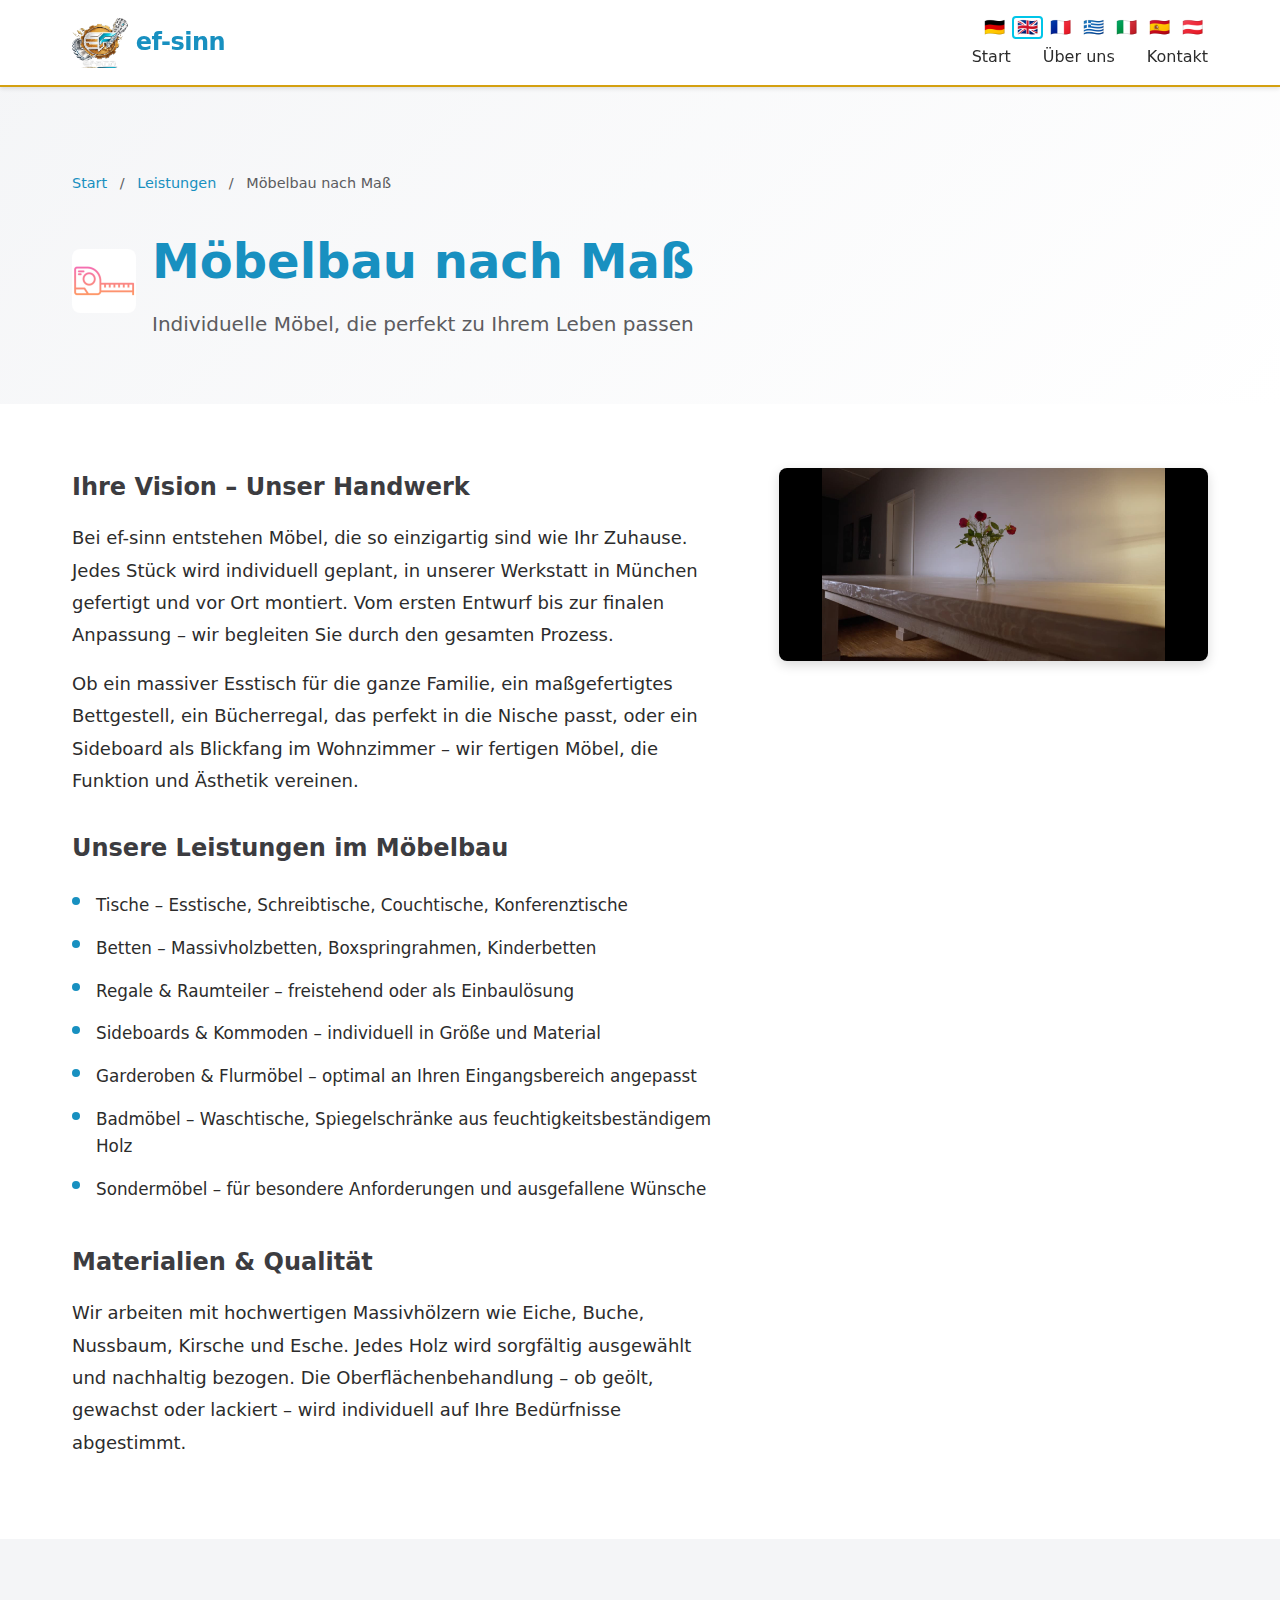
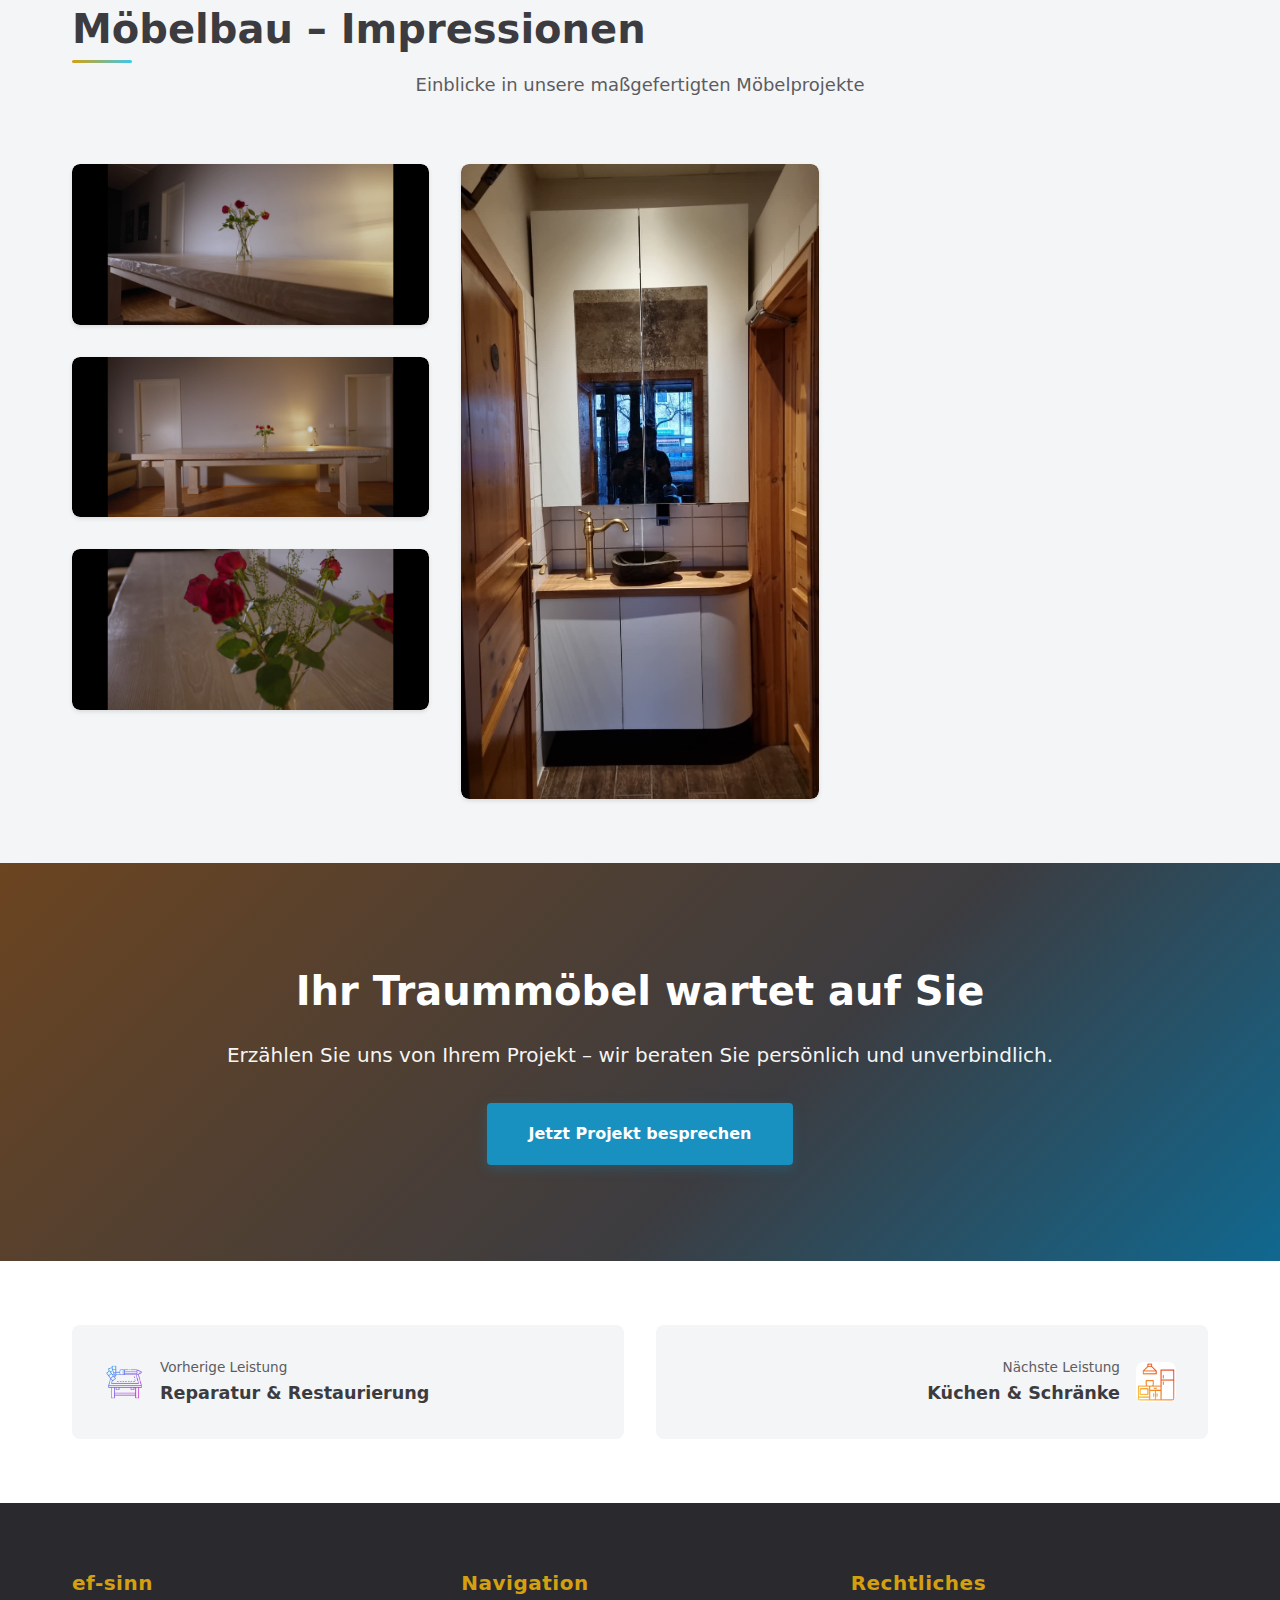
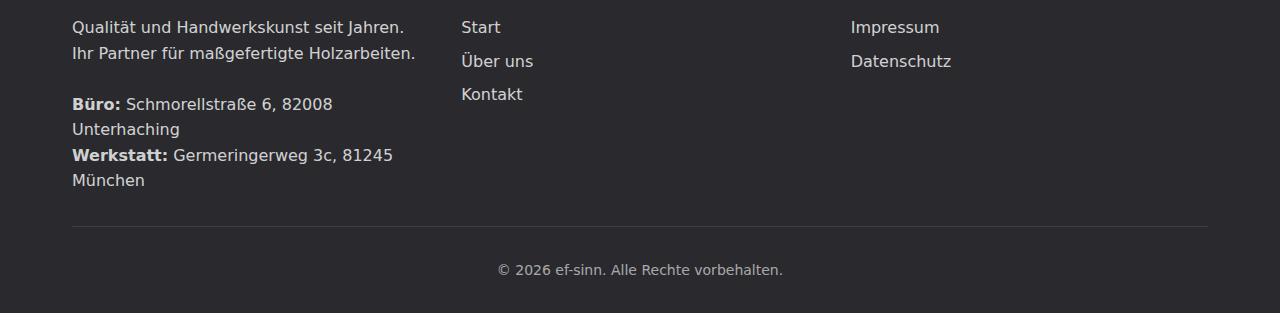
<file: leistungen/moebelbau.html>
<!DOCTYPE html>
<html lang="de">
<head>
    <meta charset="UTF-8">
    <link rel="icon" type="image/x-icon" href="../favicon.ico">
    <link rel="apple-touch-icon" sizes="180x180" href="../assets/apple-touch-icon.png">
    <meta name="viewport" content="width=device-width, initial-scale=1.0">
    <meta name="description" content="Möbelbau nach Maß von ef-sinn in München. Individuelle Massivholzmöbel – Tische, Betten, Regale, Sideboards, Kommoden und Sondermöbel. Persönliche Beratung & höchste Qualität.">
    <meta name="keywords" content="Möbelbau nach Maß München, Maßmöbel München, Massivholzmöbel München, Tisch nach Maß, Bett nach Maß, Regal nach Maß, Schreiner Möbelbau München">
    <link rel="canonical" href="https://www.ef-sinn.de/leistungen/moebelbau.html">
    <meta property="og:type" content="website">
    <meta property="og:title" content="Möbelbau nach Maß – ef-sinn Schreiner Werkstatt München">
    <meta property="og:description" content="Individuelle Massivholzmöbel nach Ihren Wünschen. Tische, Betten, Regale und mehr vom Schreiner in München.">
    <meta property="og:url" content="https://www.ef-sinn.de/leistungen/moebelbau.html">
    <meta property="og:image" content="https://www.ef-sinn.de/bilder/portfolio/badmoebel-01.jpg">
    <meta property="og:locale" content="de_DE">
    <title>Möbelbau nach Maß – ef-sinn Schreiner Werkstatt München | Individuelle Massivholzmöbel</title>
    <link rel="stylesheet" href="../styles.css">
    <script type="application/ld+json">
    {
      "@context": "https://schema.org",
      "@type": "Service",
      "name": "Möbelbau nach Maß",
      "description": "Individuelle Massivholzmöbel nach Ihren Wünschen – Tische, Betten, Regale, Kommoden, Sideboards und Sondermöbel.",
      "provider": {
        "@type": "LocalBusiness",
        "name": "ef-sinn",
        "url": "https://www.ef-sinn.de"
      },
      "areaServed": {"@type": "City", "name": "München"}
    }
    </script>
</head>
<body>
    <!-- Navigation -->
    <header class="header" role="banner">
        <nav class="navbar" role="navigation" aria-label="Hauptnavigation">
            <div class="container nav-container">
                <div class="logo">
                    <a href="../index.html" aria-label="Zur Startseite"><img src="../assets/logo-ef-sinn.png" alt="EF-Sinn Logo" style="height: 50px; width: auto;"> ef-sinn</a>
                </div>
                <ul class="nav-menu">
                    <li><a href="../index.html" class="nav-link" data-i18n="nav.home">Start</a></li>
                    <li><a href="../about.html" class="nav-link" data-i18n="nav.about">Über uns</a></li>
                    <li><a href="../contact.html" class="nav-link" data-i18n="nav.contact">Kontakt</a></li>
                </ul>
            </div>
        </nav>
    </header>

    <!-- Service Detail Header -->
    <section class="service-detail-header">
        <div class="container">
            <div>
                <nav class="breadcrumb" aria-label="Breadcrumb">
                    <a href="../index.html" data-i18n="nav.home">Start</a>
                    <span class="breadcrumb-separator">/</span>
                    <a href="../index.html#leistungen">Leistungen</a>
                    <span class="breadcrumb-separator">/</span>
                    <span>Möbelbau nach Maß</span>
                </nav>
                <div style="display: flex; align-items: center; gap: 1rem; margin-top: 1rem;">
                    <div class="service-detail-icon">
                        <img src="../assets/icons/icon-moebelbau.png" alt="Möbelbau Icon" width="64" height="64">
                    </div>
                    <div>
                        <h1 class="service-detail-title">Möbelbau nach Maß</h1>
                        <p class="service-detail-subtitle">Individuelle Möbel, die perfekt zu Ihrem Leben passen</p>
                    </div>
                </div>
            </div>
        </div>
    </section>

    <!-- Service Detail Content -->
    <section class="service-detail-content">
        <div class="container">
            <div class="service-detail-grid">
                <div class="service-detail-text">
                    <h3>Ihre Vision – Unser Handwerk</h3>
                    <p>
                        Bei ef-sinn entstehen Möbel, die so einzigartig sind wie Ihr Zuhause. Jedes Stück wird
                        individuell geplant, in unserer Werkstatt in München gefertigt und vor Ort montiert.
                        Vom ersten Entwurf bis zur finalen Anpassung – wir begleiten Sie durch den gesamten Prozess.
                    </p>
                    <p>
                        Ob ein massiver Esstisch für die ganze Familie, ein maßgefertigtes Bettgestell,
                        ein Bücherregal, das perfekt in die Nische passt, oder ein Sideboard als Blickfang
                        im Wohnzimmer – wir fertigen Möbel, die Funktion und Ästhetik vereinen.
                    </p>

                    <h3>Unsere Leistungen im Möbelbau</h3>
                    <ul>
                        <li>Tische – Esstische, Schreibtische, Couchtische, Konferenztische</li>
                        <li>Betten – Massivholzbetten, Boxspringrahmen, Kinderbetten</li>
                        <li>Regale & Raumteiler – freistehend oder als Einbaulösung</li>
                        <li>Sideboards & Kommoden – individuell in Größe und Material</li>
                        <li>Garderoben & Flurmöbel – optimal an Ihren Eingangsbereich angepasst</li>
                        <li>Badmöbel – Waschtische, Spiegelschränke aus feuchtigkeitsbeständigem Holz</li>
                        <li>Sondermöbel – für besondere Anforderungen und ausgefallene Wünsche</li>
                    </ul>

                    <h3>Materialien & Qualität</h3>
                    <p>
                        Wir arbeiten mit hochwertigen Massivhölzern wie Eiche, Buche, Nussbaum,
                        Kirsche und Esche. Jedes Holz wird sorgfältig ausgewählt und nachhaltig bezogen.
                        Die Oberflächenbehandlung – ob geölt, gewachst oder lackiert – wird individuell
                        auf Ihre Bedürfnisse abgestimmt.
                    </p>
                </div>
                <div class="service-detail-images">
                    <img src="../bilder/leistungen/moebelbau/esstisch-01.jpg"
                         alt="Massivholz-Esstisch nach Maß"
                         loading="lazy">
                </div>
            </div>
        </div>
    </section>

    <!-- Gallery -->
    <section class="service-gallery">
        <div class="container">
            <h2 class="section-title centered">Möbelbau – Impressionen</h2>
            <p class="section-subtitle centered">Einblicke in unsere maßgefertigten Möbelprojekte</p>

            <div class="service-gallery-grid">
                <div class="gallery-item">
                    <img src="../bilder/leistungen/moebelbau/esstisch-01.jpg"
                         alt="Massivholz-Esstisch nach Maß"
                         loading="lazy">
                    <div class="gallery-caption">Esstisch nach Maß</div>
                </div>
                <div class="gallery-item">
                    <img src="../bilder/leistungen/moebelbau/esstisch-02.jpg"
                         alt="Esstisch aus Massivholz – Detail"
                         loading="lazy">
                    <div class="gallery-caption">Esstisch – Detail</div>
                </div>
                <div class="gallery-item">
                    <img src="../bilder/leistungen/moebelbau/esstisch-03.jpg"
                         alt="Esstisch aus Massivholz – Ansicht"
                         loading="lazy">
                    <div class="gallery-caption">Esstisch – Ansicht</div>
                </div>
                <div class="gallery-item">
                    <img src="../bilder/portfolio/badmoebel-01.jpg"
                         alt="Badezimmermöbel nach Maß"
                         loading="lazy">
                    <div class="gallery-caption">Badmöbel nach Maß</div>
                </div>
            </div>
        </div>
    </section>

    <!-- CTA -->
    <section class="cta-section">
        <div class="container">
            <h2 class="cta-title">Ihr Traummöbel wartet auf Sie</h2>
            <p class="cta-text">
                Erzählen Sie uns von Ihrem Projekt – wir beraten Sie persönlich und unverbindlich.
            </p>
            <a href="../contact.html" class="btn btn-secondary">Jetzt Projekt besprechen</a>
        </div>
    </section>

    <!-- Service Navigation -->
    <section class="service-nav">
        <div class="container">
            <div class="service-nav-grid">
                <a href="restaurierung.html" class="service-nav-item">
                    <img src="../assets/icons/icon-reparatur.png" alt="Reparatur Icon" width="40" height="40">
                    <div>
                        <div class="service-nav-label">Vorherige Leistung</div>
                        <div class="service-nav-title">Reparatur & Restaurierung</div>
                    </div>
                </a>
                <a href="kuechen.html" class="service-nav-item" style="text-align: right; justify-content: flex-end;">
                    <div>
                        <div class="service-nav-label">Nächste Leistung</div>
                        <div class="service-nav-title">Küchen & Schränke</div>
                    </div>
                    <img src="../assets/icons/icon-kueche.png" alt="Küchen Icon" width="40" height="40">
                </a>
            </div>
        </div>
    </section>

    <!-- Footer -->
    <footer class="footer" role="contentinfo">
        <div class="container">
            <div class="footer-grid">
                <div class="footer-column">
                    <h3 class="footer-title">ef-sinn</h3>
                    <p class="footer-text">
                        Qualität und Handwerkskunst seit Jahren.<br>
                        Ihr Partner für maßgefertigte Holzarbeiten.<br><br>
                        <strong>Büro:</strong> Schmorellstraße 6, 82008 Unterhaching<br>
                        <strong>Werkstatt:</strong> Germeringerweg 3c, 81245 München
                    </p>
                </div>
                <div class="footer-column">
                    <h3 class="footer-title">Navigation</h3>
                    <ul class="footer-links">
                        <li><a href="../index.html" data-i18n="nav.home">Start</a></li>
                        <li><a href="../about.html" data-i18n="nav.about">Über uns</a></li>
                        <li><a href="../contact.html" data-i18n="nav.contact">Kontakt</a></li>
                    </ul>
                </div>
                <div class="footer-column">
                    <h3 class="footer-title">Rechtliches</h3>
                    <ul class="footer-links">
                        <li><a href="../impressum.html">Impressum</a></li>
                        <li><a href="../datenschutz.html">Datenschutz</a></li>
                    </ul>
                </div>
            </div>
            <div class="footer-bottom">
                <p><span data-i18n="footer.copyright">© 2026 ef-sinn. Alle Rechte vorbehalten.</span></p>
            </div>
        </div>
    </footer>
    <script src="../assets/js/i18n.js"></script>
</body>
</html>
</file>
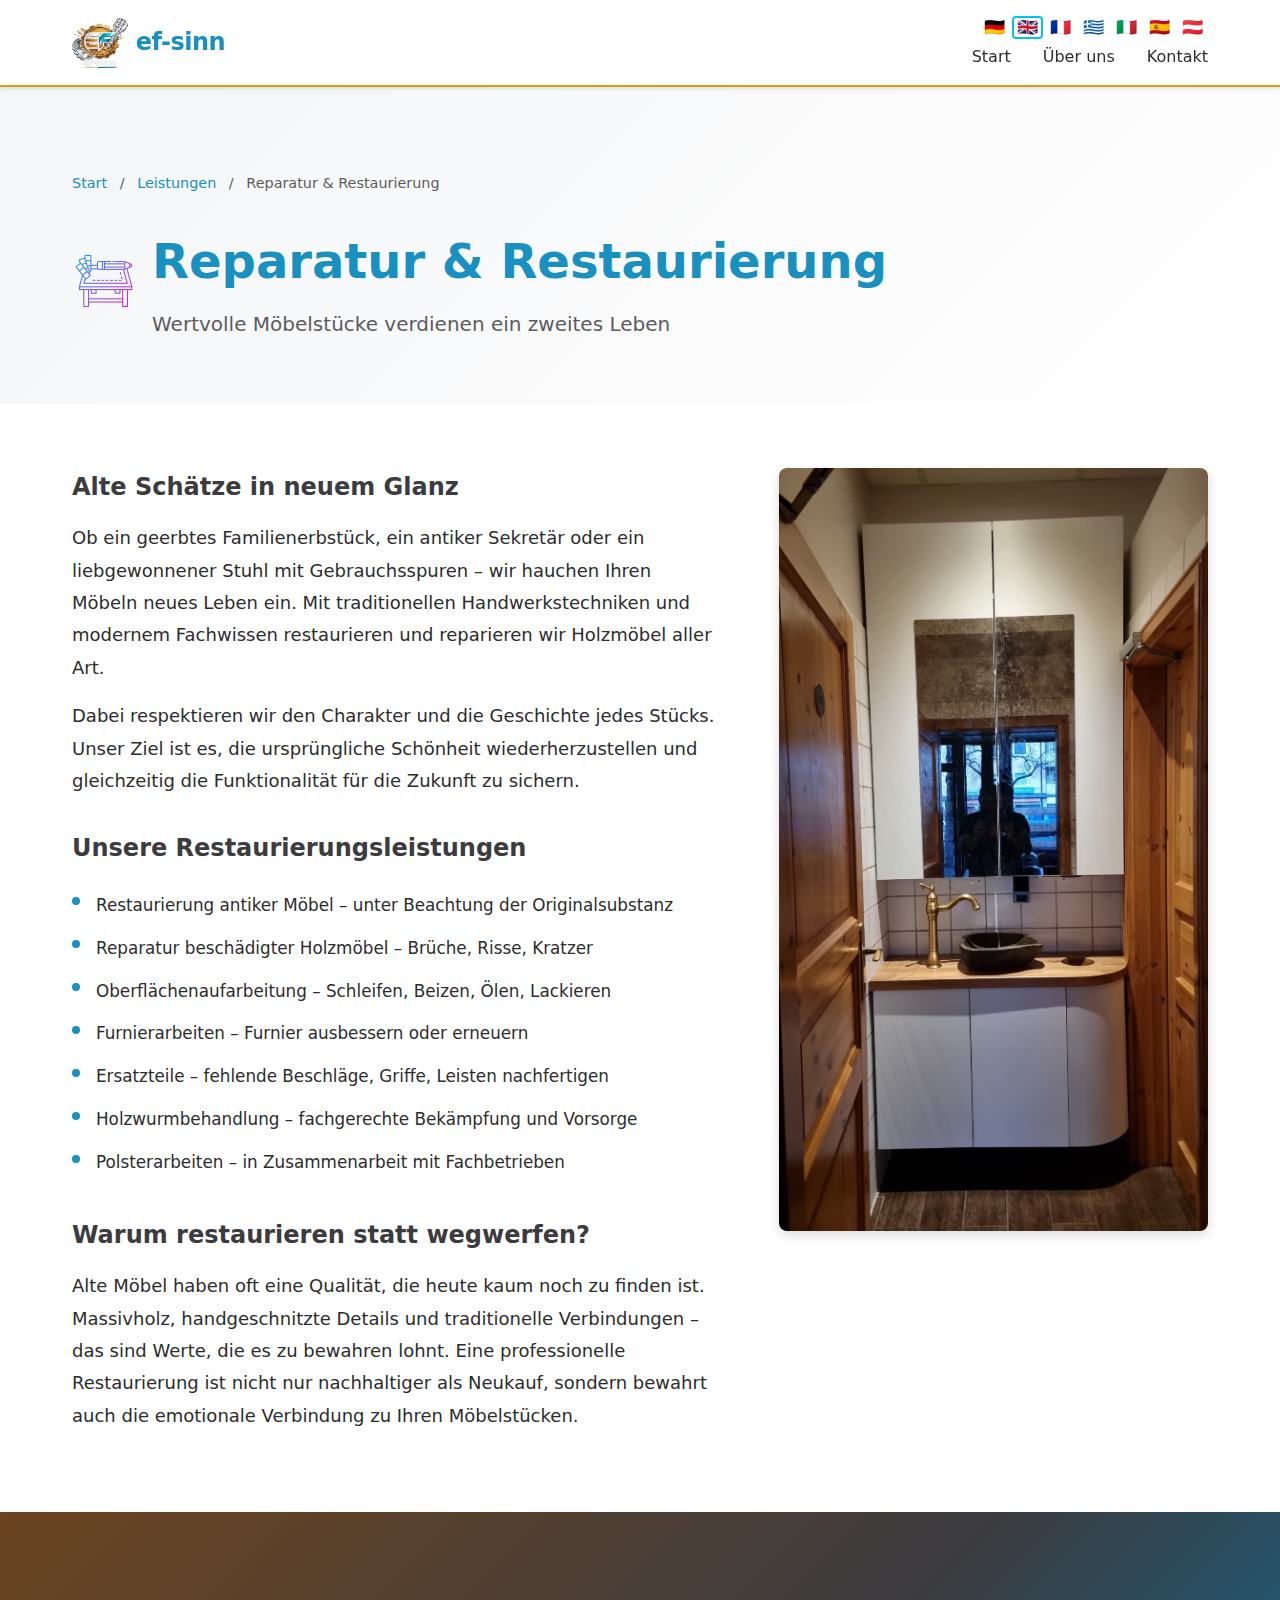
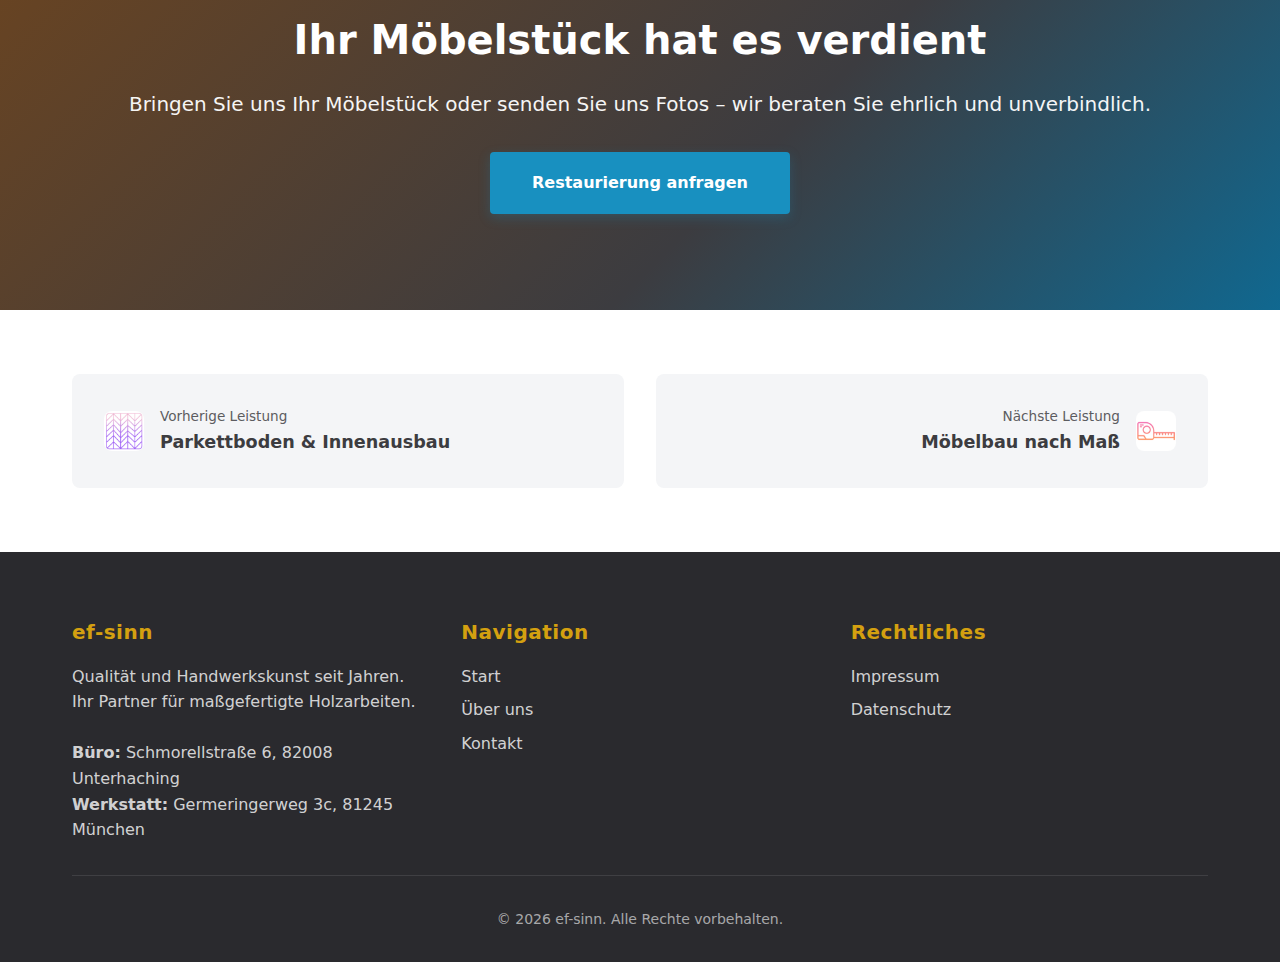
<file: leistungen/restaurierung.html>
<!DOCTYPE html>
<html lang="de">
<head>
    <meta charset="UTF-8">
    <link rel="icon" type="image/x-icon" href="../favicon.ico">
    <link rel="apple-touch-icon" sizes="180x180" href="../assets/apple-touch-icon.png">
    <meta name="viewport" content="width=device-width, initial-scale=1.0">
    <meta name="description" content="Möbelreparatur und Restaurierung in München. Antike Möbel restaurieren, beschädigte Holzmöbel reparieren – mit Sorgfalt und Expertise von ef-sinn.">
    <meta name="keywords" content="Möbelrestaurierung München, Möbel reparieren München, Antike Möbel restaurieren München, Holzmöbel Reparatur München, Schreiner Restaurierung München">
    <link rel="canonical" href="https://www.ef-sinn.de/leistungen/restaurierung.html">
    <meta property="og:type" content="website">
    <meta property="og:title" content="Reparatur & Restaurierung – ef-sinn Schreiner Werkstatt München">
    <meta property="og:description" content="Professionelle Möbelreparatur und Restaurierung vom Schreiner in München. Wertvolle Stücke verdienen ein zweites Leben.">
    <meta property="og:url" content="https://www.ef-sinn.de/leistungen/restaurierung.html">
    <meta property="og:locale" content="de_DE">
    <title>Reparatur & Restaurierung – ef-sinn Schreiner Werkstatt München | Möbelrestaurierung</title>
    <link rel="stylesheet" href="../styles.css">
    <script type="application/ld+json">
    {
      "@context": "https://schema.org",
      "@type": "Service",
      "name": "Reparatur & Restaurierung",
      "description": "Fachgerechte Restaurierung antiker und wertvoller Möbelstücke sowie Reparatur von beschädigten Holzmöbeln.",
      "provider": {
        "@type": "LocalBusiness",
        "name": "ef-sinn",
        "url": "https://www.ef-sinn.de"
      },
      "areaServed": {"@type": "City", "name": "München"}
    }
    </script>
</head>
<body>
    <!-- Navigation -->
    <header class="header" role="banner">
        <nav class="navbar" role="navigation" aria-label="Hauptnavigation">
            <div class="container nav-container">
                <div class="logo">
                    <a href="../index.html" aria-label="Zur Startseite"><img src="../assets/logo-ef-sinn.png" alt="EF-Sinn Logo" style="height: 50px; width: auto;"> ef-sinn</a>
                </div>
                <ul class="nav-menu">
                    <li><a href="../index.html" class="nav-link" data-i18n="nav.home">Start</a></li>
                    <li><a href="../about.html" class="nav-link" data-i18n="nav.about">Über uns</a></li>
                    <li><a href="../contact.html" class="nav-link" data-i18n="nav.contact">Kontakt</a></li>
                </ul>
            </div>
        </nav>
    </header>

    <!-- Service Detail Header -->
    <section class="service-detail-header">
        <div class="container">
            <div>
                <nav class="breadcrumb" aria-label="Breadcrumb">
                    <a href="../index.html" data-i18n="nav.home">Start</a>
                    <span class="breadcrumb-separator">/</span>
                    <a href="../index.html#leistungen">Leistungen</a>
                    <span class="breadcrumb-separator">/</span>
                    <span data-i18n="restaurierung.breadcrumb">Reparatur & Restaurierung</span>
                </nav>
                <div style="display: flex; align-items: center; gap: 1rem; margin-top: 1rem;">
                    <div class="service-detail-icon">
                        <img src="../assets/icons/icon-reparatur.png" alt="Reparatur Icon" width="64" height="64">
                    </div>
                    <div>
                        <h1 class="service-detail-title"><span data-i18n="restaurierung.title">Reparatur & Restaurierung</span></h1>
                        <p class="service-detail-subtitle"><span data-i18n="restaurierung.subtitle">Wertvolle Möbelstücke verdienen ein zweites Leben</span></p>
                    </div>
                </div>
            </div>
        </div>
    </section>

    <!-- Service Detail Content -->
    <section class="service-detail-content">
        <div class="container">
            <div class="service-detail-grid">
                <div class="service-detail-text">
                    <h3><span data-i18n="restaurierung.s1.h3">Alte Schätze in neuem Glanz</span></h3>
                    <p>
                        <span data-i18n="restaurierung.s1.p1">Ob ein geerbtes Familienerbstück, ein antiker Sekretär oder ein liebgewonnener
                        Stuhl mit Gebrauchsspuren – wir hauchen Ihren Möbeln neues Leben ein.
                        Mit traditionellen Handwerkstechniken und modernem Fachwissen restaurieren
                        und reparieren wir Holzmöbel aller Art.
                    </span></p>
                    <p>
                        <span data-i18n="restaurierung.s1.p2">Dabei respektieren wir den Charakter und die Geschichte jedes Stücks.
                        Unser Ziel ist es, die ursprüngliche Schönheit wiederherzustellen und
                        gleichzeitig die Funktionalität für die Zukunft zu sichern.
                    </span></p>

                    <h3><span data-i18n="restaurierung.s2.h3">Unsere Restaurierungsleistungen</span></h3>
                    <ul>
                        <li><span data-i18n="restaurierung.s2.li1">Restaurierung antiker Möbel – unter Beachtung der Originalsubstanz</span></li>
                        <li><span data-i18n="restaurierung.s2.li2">Reparatur beschädigter Holzmöbel – Brüche, Risse, Kratzer</span></li>
                        <li><span data-i18n="restaurierung.s2.li3">Oberflächenaufarbeitung – Schleifen, Beizen, Ölen, Lackieren</span></li>
                        <li><span data-i18n="restaurierung.s2.li4">Furnierarbeiten – Furnier ausbessern oder erneuern</span></li>
                        <li><span data-i18n="restaurierung.s2.li5">Ersatzteile – fehlende Beschläge, Griffe, Leisten nachfertigen</span></li>
                        <li><span data-i18n="restaurierung.s2.li6">Holzwurmbehandlung – fachgerechte Bekämpfung und Vorsorge</span></li>
                        <li><span data-i18n="restaurierung.s2.li7">Polsterarbeiten – in Zusammenarbeit mit Fachbetrieben</span></li>
                    </ul>

                    <h3><span data-i18n="restaurierung.s3.h3">Warum restaurieren statt wegwerfen?</span></h3>
                    <p>
                        <span data-i18n="restaurierung.s3.p1">Alte Möbel haben oft eine Qualität, die heute kaum noch zu finden ist.
                        Massivholz, handgeschnitzte Details und traditionelle Verbindungen –
                        das sind Werte, die es zu bewahren lohnt. Eine professionelle Restaurierung
                        ist nicht nur nachhaltiger als Neukauf, sondern bewahrt auch die emotionale
                        Verbindung zu Ihren Möbelstücken.
                    </span></p>
                </div>
                <div class="service-detail-images">
                    <img src="../bilder/portfolio/badmoebel-01.jpg"
                         alt="Restaurierte Holzmöbel"
                         loading="lazy">
                </div>
            </div>
        </div>
    </section>

    <!-- CTA -->
    <section class="cta-section">
        <div class="container">
            <h2 class="cta-title"><span data-i18n="restaurierung.cta.title">Ihr Möbelstück hat es verdient</span></h2>
            <p class="cta-text">
                Bringen Sie uns Ihr Möbelstück oder senden Sie uns Fotos – wir beraten Sie ehrlich und unverbindlich.
            </p>
            <a href="../contact.html" class="btn btn-secondary"><span data-i18n="restaurierung.cta.btn">Restaurierung anfragen</span></a>
        </div>
    </section>

    <!-- Service Navigation -->
    <section class="service-nav">
        <div class="container">
            <div class="service-nav-grid">
                <a href="innenausbau.html" class="service-nav-item">
                    <img src="../assets/icons/icon-innenausbau.png" alt="Innenausbau Icon" width="40" height="40">
                    <div>
                        <div class="service-nav-label"><span data-i18n="restaurierung.nav.prev.label">Vorherige Leistung</span></div>
                        <div class="service-nav-title"><span data-i18n="restaurierung.nav.prev.title">Parkettboden & Innenausbau</span></div>
                    </div>
                </a>
                <a href="moebelbau.html" class="service-nav-item" style="text-align: right; justify-content: flex-end;">
                    <div>
                        <div class="service-nav-label"><span data-i18n="restaurierung.nav.next.label">Nächste Leistung</span></div>
                        <div class="service-nav-title"><span data-i18n="restaurierung.nav.next.title">Möbelbau nach Maß</span></div>
                    </div>
                    <img src="../assets/icons/icon-moebelbau.png" alt="Möbelbau Icon" width="40" height="40">
                </a>
            </div>
        </div>
    </section>

    <!-- Footer -->
    <footer class="footer" role="contentinfo">
        <div class="container">
            <div class="footer-grid">
                <div class="footer-column">
                    <h3 class="footer-title">ef-sinn</h3>
                    <p class="footer-text">
                        <span data-i18n="footer.tagline">Qualität und Handwerkskunst seit Jahren.<br>Ihr Partner für maßgefertigte Holzarbeiten.</span><br><br>
                        <strong>Büro:</strong> Schmorellstraße 6, 82008 Unterhaching<br>
                        <strong>Werkstatt:</strong> Germeringerweg 3c, 81245 München
                    </p>
                </div>
                <div class="footer-column">
                    <h3 class="footer-title" data-i18n="footer.nav">Navigation</h3>
                    <ul class="footer-links">
                        <li><a href="../index.html" data-i18n="nav.home">Start</a></li>
                        <li><a href="../about.html" data-i18n="nav.about">Über uns</a></li>
                        <li><a href="../contact.html" data-i18n="nav.contact">Kontakt</a></li>
                    </ul>
                </div>
                <div class="footer-column">
                    <h3 class="footer-title" data-i18n="footer.legal">Rechtliches</h3>
                    <ul class="footer-links">
                        <li><a href="../impressum.html">Impressum</a></li>
                        <li><a href="../datenschutz.html">Datenschutz</a></li>
                    </ul>
                </div>
            </div>
            <div class="footer-bottom">
                <p><span data-i18n="footer.copyright">© 2026 ef-sinn. Alle Rechte vorbehalten.</span></p>
            </div>
        </div>
    </footer>
    <script src="../assets/js/i18n.js"></script>
</body>
</html>
</file>
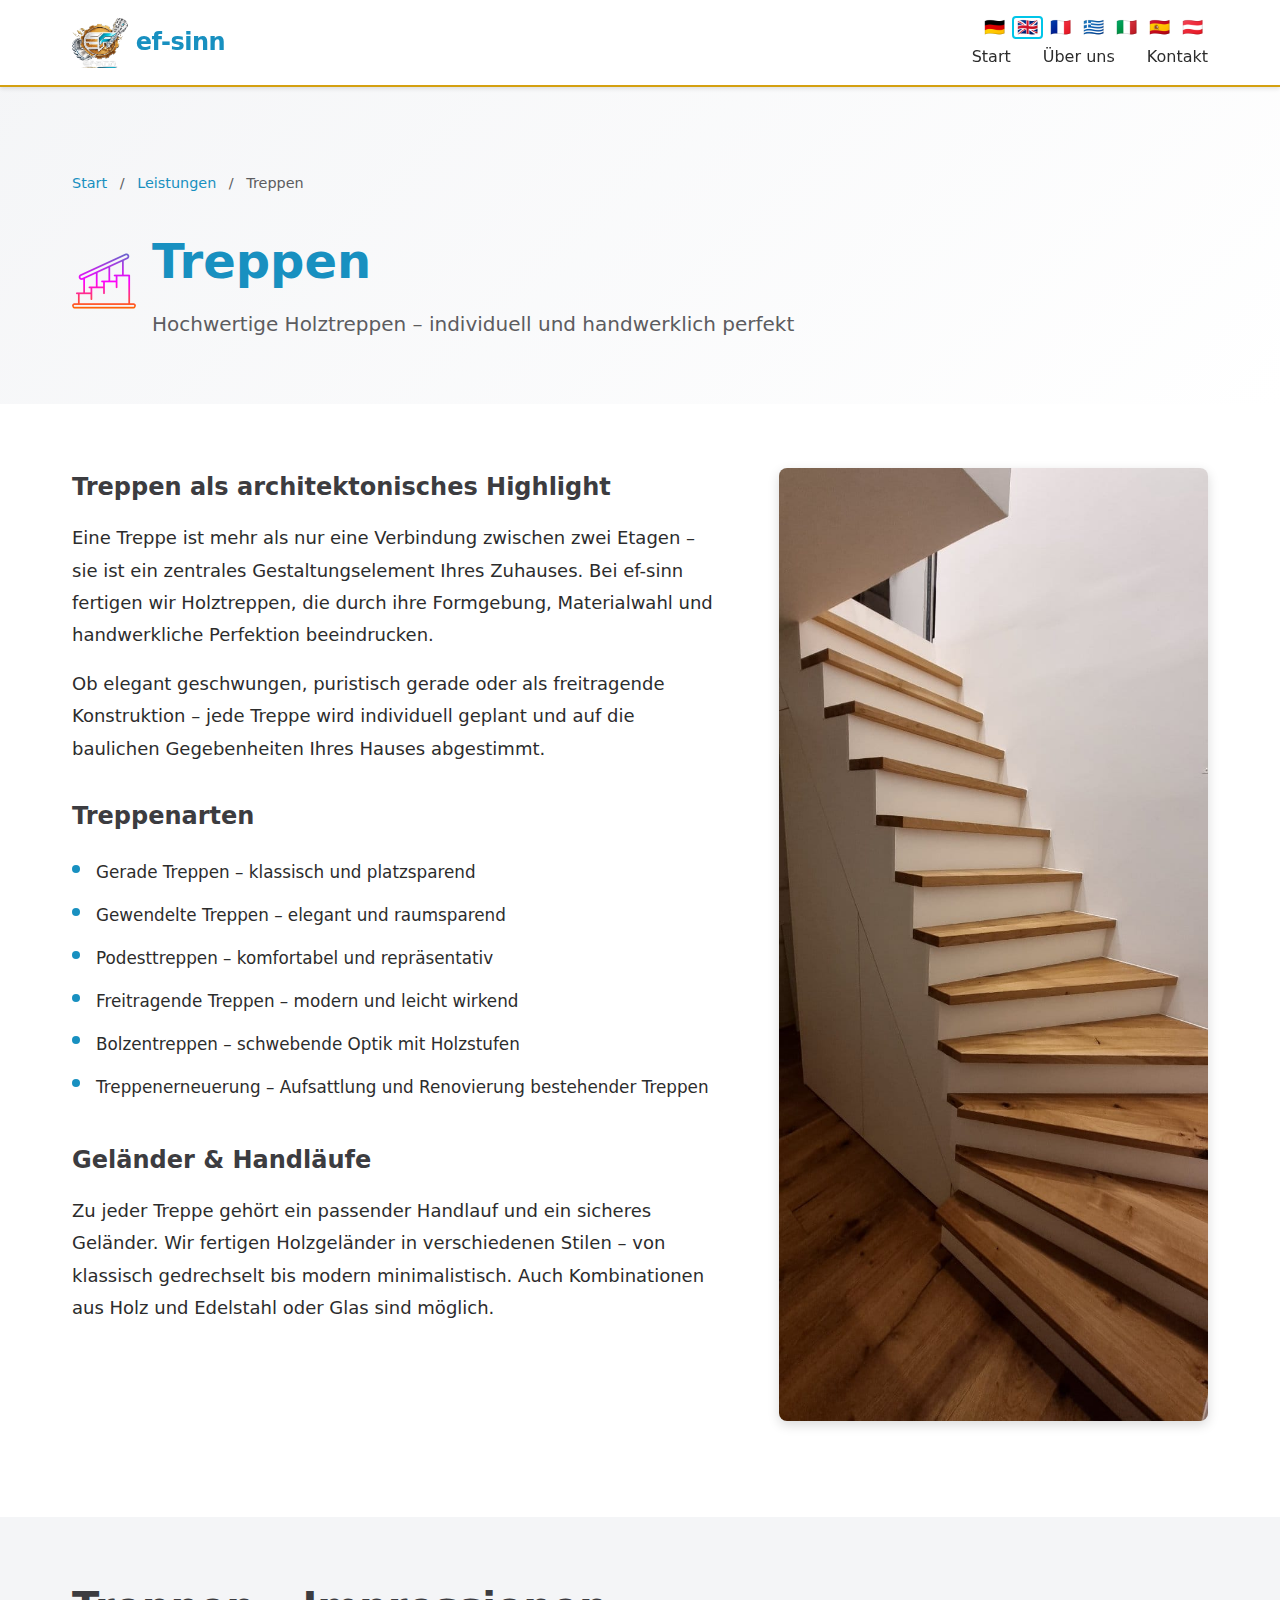
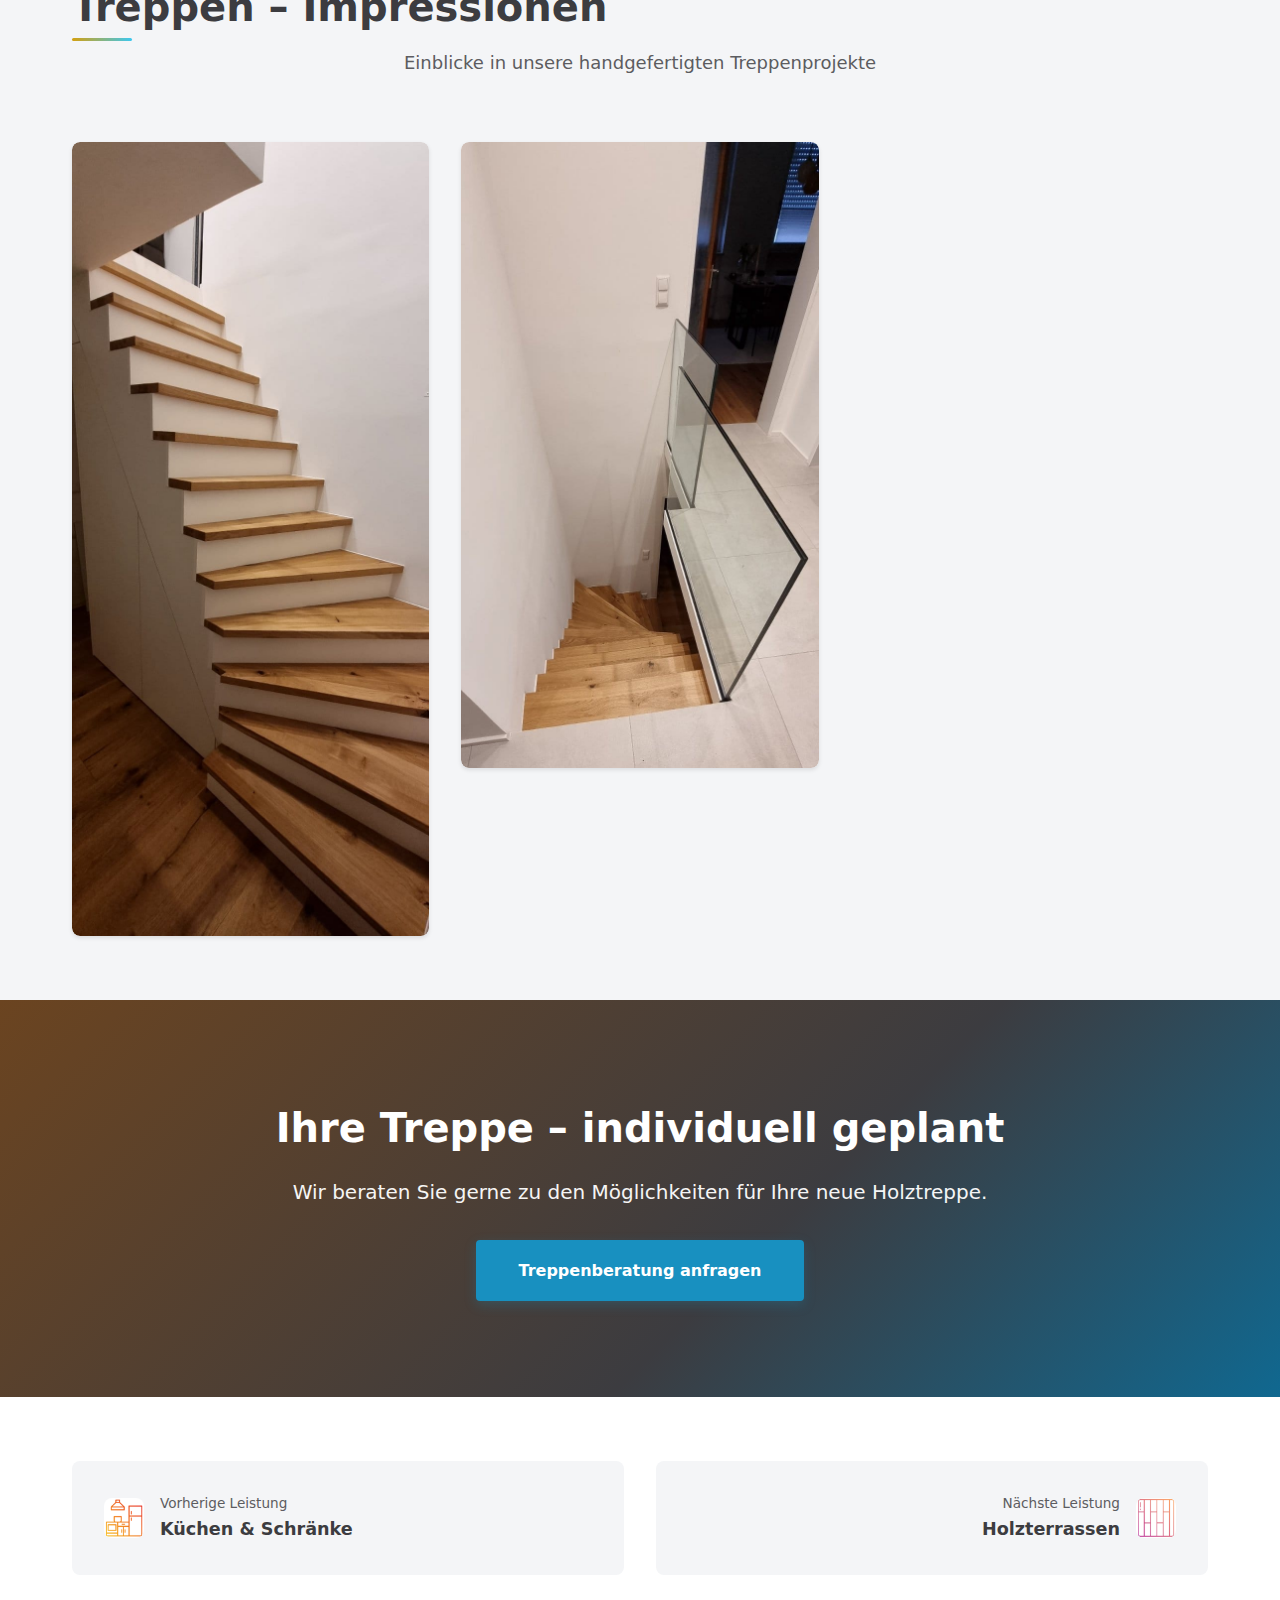
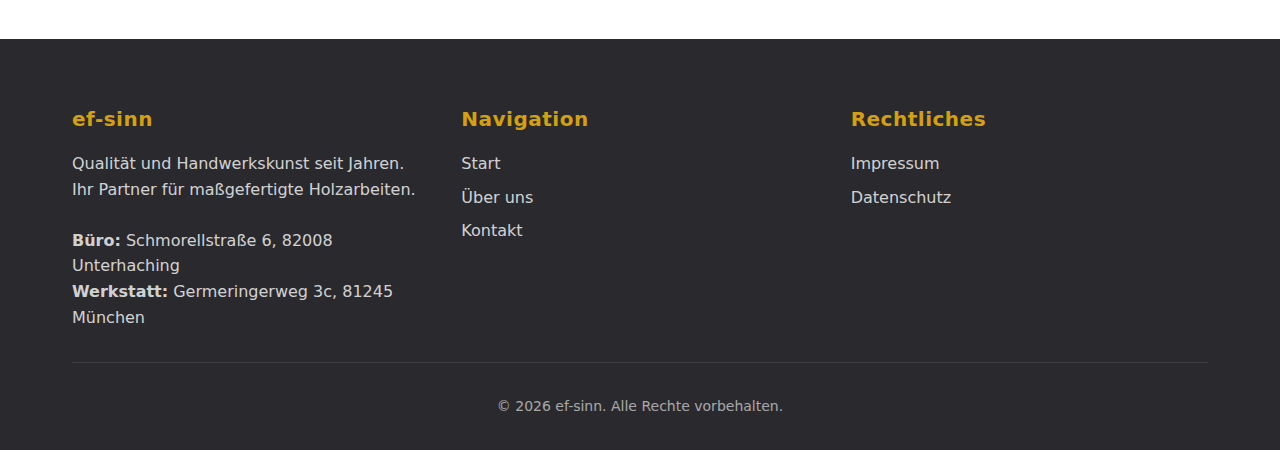
<file: leistungen/treppen.html>
<!DOCTYPE html>
<html lang="de">
<head>
    <meta charset="UTF-8">
    <link rel="icon" type="image/x-icon" href="../favicon.ico">
    <link rel="apple-touch-icon" sizes="180x180" href="../assets/apple-touch-icon.png">
    <meta name="viewport" content="width=device-width, initial-scale=1.0">
    <meta name="description" content="Hochwertige Holztreppen nach Maß von ef-sinn in München. Gerade Treppen, Wendeltreppen, Podesttreppen und freitragende Konstruktionen – individuell gefertigt.">
    <meta name="keywords" content="Holztreppe München, Treppe nach Maß München, Wendeltreppe Holz München, Schreiner Treppe München, Treppenbau München, Holztreppe Unterhaching">
    <link rel="canonical" href="https://www.ef-sinn.de/leistungen/treppen.html">
    <meta property="og:type" content="website">
    <meta property="og:title" content="Treppen – ef-sinn Schreiner Werkstatt München">
    <meta property="og:description" content="Hochwertige Holztreppen nach Maß vom Schreiner in München. Gerade, gewendelt oder freitragend.">
    <meta property="og:url" content="https://www.ef-sinn.de/leistungen/treppen.html">
    <meta property="og:image" content="https://www.ef-sinn.de/bilder/portfolio/treppe-01.jpg">
    <meta property="og:locale" content="de_DE">
    <title>Treppen – ef-sinn Schreiner Werkstatt München | Holztreppen nach Maß</title>
    <link rel="stylesheet" href="../styles.css">
    <script type="application/ld+json">
    {
      "@context": "https://schema.org",
      "@type": "Service",
      "name": "Holztreppen nach Maß",
      "description": "Hochwertige Holztreppen individuell gefertigt – gerade Treppen, Wendeltreppen, Podesttreppen und freitragende Konstruktionen.",
      "provider": {
        "@type": "LocalBusiness",
        "name": "ef-sinn",
        "url": "https://www.ef-sinn.de"
      },
      "areaServed": {"@type": "City", "name": "München"}
    }
    </script>
</head>
<body>
    <!-- Navigation -->
    <header class="header" role="banner">
        <nav class="navbar" role="navigation" aria-label="Hauptnavigation">
            <div class="container nav-container">
                <div class="logo">
                    <a href="../index.html" aria-label="Zur Startseite"><img src="../assets/logo-ef-sinn.png" alt="EF-Sinn Logo" style="height: 50px; width: auto;"> ef-sinn</a>
                </div>
                <ul class="nav-menu">
                    <li><a href="../index.html" class="nav-link" data-i18n="nav.home">Start</a></li>
                    <li><a href="../about.html" class="nav-link" data-i18n="nav.about">Über uns</a></li>
                    <li><a href="../contact.html" class="nav-link" data-i18n="nav.contact">Kontakt</a></li>
                </ul>
            </div>
        </nav>
    </header>

    <!-- Service Detail Header -->
    <section class="service-detail-header">
        <div class="container">
            <div>
                <nav class="breadcrumb" aria-label="Breadcrumb">
                    <a href="../index.html" data-i18n="nav.home">Start</a>
                    <span class="breadcrumb-separator">/</span>
                    <a href="../index.html#leistungen" data-i18n="nav.services">Leistungen</a>
                    <span class="breadcrumb-separator">/</span>
                    <span data-i18n="treppen.breadcrumb">Treppen</span>
                </nav>
                <div style="display: flex; align-items: center; gap: 1rem; margin-top: 1rem;">
                    <div class="service-detail-icon">
                        <img src="../assets/icons/icon-treppe.png" alt="Treppen Icon" width="64" height="64">
                    </div>
                    <div>
                        <h1 class="service-detail-title"><span data-i18n="treppen.title">Treppen</span></h1>
                        <p class="service-detail-subtitle"><span data-i18n="treppen.subtitle">Hochwertige Holztreppen – individuell und handwerklich perfekt</span></p>
                    </div>
                </div>
            </div>
        </div>
    </section>

    <!-- Service Detail Content -->
    <section class="service-detail-content">
        <div class="container">
            <div class="service-detail-grid">
                <div class="service-detail-text">
                    <h3><span data-i18n="treppen.s1.h3">Treppen als architektonisches Highlight</span></h3>
                    <p>
                        <span data-i18n="treppen.s1.p1">Eine Treppe ist mehr als nur eine Verbindung zwischen zwei Etagen – sie ist
                        ein zentrales Gestaltungselement Ihres Zuhauses. Bei ef-sinn fertigen wir
                        Holztreppen, die durch ihre Formgebung, Materialwahl und handwerkliche
                        Perfektion beeindrucken.
                    </span></p>
                    <p>
                        <span data-i18n="treppen.s1.p2">Ob elegant geschwungen, puristisch gerade oder als freitragende Konstruktion –
                        jede Treppe wird individuell geplant und auf die baulichen Gegebenheiten
                        Ihres Hauses abgestimmt.
                    </span></p>

                    <h3><span data-i18n="treppen.s2.h3">Treppenarten</span></h3>
                    <ul>
                        <li><span data-i18n="treppen.s2.li1">Gerade Treppen – klassisch und platzsparend</span></li>
                        <li><span data-i18n="treppen.s2.li2">Gewendelte Treppen – elegant und raumsparend</span></li>
                        <li><span data-i18n="treppen.s2.li3">Podesttreppen – komfortabel und repräsentativ</span></li>
                        <li><span data-i18n="treppen.s2.li4">Freitragende Treppen – modern und leicht wirkend</span></li>
                        <li><span data-i18n="treppen.s2.li5">Bolzentreppen – schwebende Optik mit Holzstufen</span></li>
                        <li><span data-i18n="treppen.s2.li6">Treppenerneuerung – Aufsattlung und Renovierung bestehender Treppen</span></li>
                    </ul>

                    <h3><span data-i18n="treppen.s3.h3">Geländer & Handläufe</span></h3>
                    <p>
                        <span data-i18n="treppen.s3.p1">Zu jeder Treppe gehört ein passender Handlauf und ein sicheres Geländer.
                        Wir fertigen Holzgeländer in verschiedenen Stilen – von klassisch gedrechselt
                        bis modern minimalistisch. Auch Kombinationen aus Holz und Edelstahl oder
                        Glas sind möglich.
                    </span></p>
                </div>
                <div class="service-detail-images">
                    <img src="../bilder/portfolio/treppe-01.jpg"
                         alt="Holztreppe mit Geländer"
                         loading="lazy">
                </div>
            </div>
        </div>
    </section>

    <!-- Gallery -->
    <section class="service-gallery">
        <div class="container">
            <h2 class="section-title centered"><span data-i18n="treppen.gallery.title">Treppen – Impressionen</span></h2>
            <p class="section-subtitle centered"><span data-i18n="treppen.gallery.sub">Einblicke in unsere handgefertigten Treppenprojekte</span></p>

            <div class="service-gallery-grid">
                <div class="gallery-item">
                    <img src="../bilder/portfolio/treppe-01.jpg"
                         alt="Holztreppe mit Geländer"
                         loading="lazy">
                    <div class="gallery-caption">Holztreppe mit Geländer</div>
                </div>
                <div class="gallery-item">
                    <img src="../bilder/portfolio/treppe-02.jpg"
                         alt="Elegante Holztreppe"
                         loading="lazy">
                    <div class="gallery-caption">Elegante Treppe</div>
                </div>
            </div>
        </div>
    </section>

    <!-- CTA -->
    <section class="cta-section">
        <div class="container">
            <h2 class="cta-title"><span data-i18n="treppen.cta.title">Ihre Treppe – individuell geplant</span></h2>
            <p class="cta-text">
                Wir beraten Sie gerne zu den Möglichkeiten für Ihre neue Holztreppe.
            </p>
            <a href="../contact.html" class="btn btn-secondary"><span data-i18n="treppen.cta.btn">Treppenberatung anfragen</span></a>
        </div>
    </section>

    <!-- Service Navigation -->
    <section class="service-nav">
        <div class="container">
            <div class="service-nav-grid">
                <a href="kuechen.html" class="service-nav-item">
                    <img src="../assets/icons/icon-kueche.png" alt="Küchen Icon" width="40" height="40">
                    <div>
                        <div class="service-nav-label"><span data-i18n="treppen.nav.prev.label">Vorherige Leistung</span></div>
                        <div class="service-nav-title"><span data-i18n="treppen.nav.prev.title">Küchen & Schränke</span></div>
                    </div>
                </a>
                <a href="terrassen.html" class="service-nav-item" style="text-align: right; justify-content: flex-end;">
                    <div>
                        <div class="service-nav-label"><span data-i18n="treppen.nav.next.label">Nächste Leistung</span></div>
                        <div class="service-nav-title"><span data-i18n="treppen.nav.next.title">Holzterrassen</span></div>
                    </div>
                    <img src="../assets/icons/icon-terrasse.png" alt="Terrassen Icon" width="40" height="40">
                </a>
            </div>
        </div>
    </section>

    <!-- Footer -->
    <footer class="footer" role="contentinfo">
        <div class="container">
            <div class="footer-grid">
                <div class="footer-column">
                    <h3 class="footer-title">ef-sinn</h3>
                    <p class="footer-text">
                        <span data-i18n="footer.tagline">Qualität und Handwerkskunst seit Jahren.<br>Ihr Partner für maßgefertigte Holzarbeiten.</span><br><br>
                        <strong>Büro:</strong> Schmorellstraße 6, 82008 Unterhaching<br>
                        <strong>Werkstatt:</strong> Germeringerweg 3c, 81245 München
                    </p>
                </div>
                <div class="footer-column">
                    <h3 class="footer-title" data-i18n="footer.nav">Navigation</h3>
                    <ul class="footer-links">
                        <li><a href="../index.html" data-i18n="nav.home">Start</a></li>
                        <li><a href="../about.html" data-i18n="nav.about">Über uns</a></li>
                        <li><a href="../contact.html" data-i18n="nav.contact">Kontakt</a></li>
                    </ul>
                </div>
                <div class="footer-column">
                    <h3 class="footer-title" data-i18n="footer.legal">Rechtliches</h3>
                    <ul class="footer-links">
                        <li><a href="../impressum.html">Impressum</a></li>
                        <li><a href="../datenschutz.html">Datenschutz</a></li>
                    </ul>
                </div>
            </div>
            <div class="footer-bottom">
                <p><span data-i18n="footer.copyright">© 2026 ef-sinn. Alle Rechte vorbehalten.</span></p>
            </div>
        </div>
    </footer>
    <script src="../assets/js/i18n.js"></script>
</body>
</html>
</file>
<file: style.css>
@import url('https://fonts.googleapis.com/css2?family=Lato:wght@400;700&family=Montserrat:wght@700&display=swap');

/* Globale Stile & Variablen */
:root {
    --text-color: #333333;
    --background-color: #f8f8f8;
    --primary-color: #8B4513; /* Sattelbraun */
    --accent-color: #28a745; /* Grün */
    --link-color: var(--accent-color);
    --link-hover-color: #218838; /* Dunkleres Grün */
    --header-footer-bg: var(--primary-color);
    --header-footer-text: #ffffff;
    --nav-bg: #e9ecef; /* Helles Grau */
    --nav-link-color: var(--text-color);
    --nav-link-hover-bg: #dee2e6; /* Dunkleres Grau */

    --font-body: 'Lato', sans-serif;
    --font-heading: 'Montserrat', sans-serif;
}

* {
    box-sizing: border-box;
    margin: 0;
    padding: 0;
}

body {
    font-family: var(--font-body);
    line-height: 1.6;
    background-color: var(--background-color);
    color: var(--text-color);
    max-width: 1200px; /* Maximale Breite für den Inhalt */
    margin: 0 auto; /* Zentriert den Body im Viewport */
    padding: 2rem; /* Mehr Weißraum um den Inhalt */
}

/* Struktur-Elemente */
/* Struktur-Elemente - Padding/Margin wird jetzt spezifischer gesetzt */
/* header, nav, main, section, footer {
    padding: 1rem;
    margin-bottom: 1rem;
} */

header {
    background-color: var(--background-color); /* Heller Hintergrund */
    color: var(--text-color); /* Dunkler Text */
    display: flex;
    justify-content: space-between;
    align-items: center;
    padding: 1.5rem 2rem; /* Mehr vertikales Padding */
    margin-bottom: 2.5rem; /* Mehr Abstand nach unten */
    border-bottom: 1px solid #eee; /* Dezente Trennlinie */
}

h1, h2, h3, h4, h5, h6 {
    font-family: var(--font-heading);
    color: var(--text-color); /* Überschriften in Standard-Textfarbe für Minimalismus */
    margin-bottom: 0.75rem; /* Einheitlicher Abstand */
}

h1 {
    font-size: 2.8rem; /* Größer */
    /* margin-bottom: 0.5rem; entfernt, da align-items: center verwendet wird */
    /* Die Farbe wird bereits von h1-h6 geerbt, aber wir können sie hier explizit setzen, falls gewünscht */
    /* color: var(--primary-color); */
}

/* Navigation */
nav { /* Styling für den nav-Container selbst */
    padding: 0; /* Kein extra Padding/Margin, da im Header enthalten */
    margin-bottom: 0;
}

nav ul {
    list-style: none;
    display: flex;
    /* text-align: center; entfernt */
    gap: 1.5rem; /* Abstand zwischen den Flex-Items (li) */
    padding: 0; /* Kein Padding für die ul selbst */
    margin: 0; /* Kein Margin für die ul selbst */
    /* background-color: var(--nav-bg); Entfernt, Header hat Hintergrund */
}


nav a {
    text-decoration: none;
    color: var(--text-color); /* Standard-Textfarbe */
    padding: 0.5rem 1rem;
    border-radius: 4px; /* Leichte Abrundung */
    transition: color 0.2s ease-in-out, text-decoration 0.2s ease-in-out; /* Übergang für Hover (Farbe/Unterstreichung) */
}

nav a:hover {
    color: var(--accent-color); /* Akzentfarbe beim Hover */
    text-decoration: underline; /* Unterstreichung beim Hover */
}

/* Hauptinhalt */
main {
    padding: 2rem; /* Mehr Padding für Hauptinhalt */
    margin-bottom: 2.5rem; /* Mehr Abstand */
}

section {
    padding: 2rem; /* Mehr Padding für Sektionen */
    margin-bottom: 2.5rem; /* Mehr Abstand */
}

h2 {
    font-size: 2rem; /* Größer */
    margin-bottom: 1rem; /* Mehr Abstand */
    /* Farbe wurde oben bei h1-h6 definiert */
}

/* Footer */
/* Allgemeine Link-Stile */
a {
    color: var(--link-color);
    text-decoration: none;
}

a:hover {
    color: var(--link-hover-color);
    text-decoration: underline;
}


/* Footer */
footer {
    background-color: var(--background-color); /* Heller Hintergrund wie Header */
    color: var(--text-color); /* Dunkler Text */
    text-align: center;
    margin-top: 3rem; /* Noch mehr Abstand nach oben */
    padding: 2rem; /* Einheitliches Padding */
    font-size: 0.9rem;
    border-top: 1px solid #eee; /* Dezente Trennlinie wie Header */
}

footer a {
    color: var(--link-color); /* Standard-Linkfarbe */
}

footer a:hover {
    color: var(--link-hover-color); /* Standard-Link-Hover-Farbe */
    text-decoration: underline;
}

/* Bildergalerie */
.gallery {
    display: flex;
    flex-wrap: wrap;
    gap: 15px;
    justify-content: center;
    padding: 1rem 0; /* Etwas vertikaler Abstand */
}

.gallery figure {
    border: 1px solid #eee;
    box-shadow: 2px 2px 5px rgba(0,0,0,0.1);
    padding: 10px;
    margin: 0; /* Entfernt Standard-Margin von figure */
    flex-basis: calc(33.333% - 20px); /* Ca. 3 Bilder pro Reihe, abzüglich Gap */
    max-width: 350px; /* Maximale Breite pro Bild */
    text-align: center;
}

.gallery img {
    max-width: 100%;
    height: auto;
    display: block; /* Verhindert extra Leerraum unter dem Bild */
}

.gallery figcaption {
    font-size: 0.9rem;
    margin-top: 8px;
    color: #555;
}


/* Kategorie-Filter */
.category-filters {
    display: flex;
    flex-wrap: wrap;
    gap: 10px;
    margin-bottom: 2rem; /* Abstand zur Projektanzeige */
    padding-bottom: 1rem; /* Etwas Platz unter den Buttons */
    border-bottom: 1px solid #eee; /* Trennlinie */
}

.category-button {
    padding: 0.6rem 1.2rem;
    font-size: 0.95rem;
    font-family: var(--font-body);
    background-color: #e9ecef; /* Helles Grau, passend zur alten Nav */
    color: var(--text-color);
    border: 1px solid #dee2e6; /* Passender Rand */
    border-radius: 4px;
    cursor: pointer;
    transition: background-color 0.2s ease-in-out, color 0.2s ease-in-out, border-color 0.2s ease-in-out;
}

.category-button:hover {
    background-color: #dee2e6; /* Dunkleres Grau beim Hover */
    border-color: #adb5bd;
}

.category-button.active {
    background-color: var(--primary-color); /* Hauptfarbe für aktiven Button */
    color: var(--header-footer-text); /* Heller Text */
    border-color: var(--primary-color);
}

/* Projekt-Anzeige */
.project-display {
    display: flex;
    flex-wrap: wrap;
    gap: 20px; /* Abstand zwischen den Projekt-Figuren */
    justify-content: flex-start; /* Startet linksbündig */
}

.project-display figure {
    border: 1px solid #eee;
    box-shadow: 2px 2px 5px rgba(0,0,0,0.1);
    padding: 10px;
    margin: 0; /* Entfernt Standard-Margin von figure */
    flex-basis: calc(33.333% - 20px); /* Ca. 3 Bilder pro Reihe, abzüglich Gap */
    max-width: 300px; /* Maximale Breite pro Bild, wie gewünscht */
    text-align: center;
    background-color: #fff; /* Weißer Hintergrund für die Figuren */
}

.project-display img {
    max-width: 100%; /* Bild passt sich der Figure-Breite an */
    height: auto;
    display: block; /* Verhindert extra Leerraum unter dem Bild */
}

.project-display figcaption {
    font-size: 0.9rem;
    margin-top: 8px;
    color: #555;
}

/* --- Unterkategorie-Filterung --- */

.category-content {
    margin-top: 1.5rem; /* Abstand über dem Inhalt einer Kategorie */
    padding-top: 1rem;
    /* Optional: Leichte Trennung zum Hauptfilter */
    /* border-top: 1px dashed #ddd; */ 
}

.category-content h4 {
    font-size: 1.5rem;
    margin-bottom: 1rem;
    color: var(--primary-color); /* Hauptfarbe für die Unterkategorie-Überschrift */
}

.subcategory-filters {
    display: flex;
    flex-wrap: wrap;
    gap: 8px; /* Etwas kleinerer Abstand */
    margin-bottom: 1.5rem; /* Abstand zur Anzeige der Unterkategorie-Projekte */
    padding-bottom: 0.5rem;
}

.subcategory-button {
    padding: 0.5rem 1rem; /* Etwas kleiner */
    font-size: 0.9rem;
    font-family: var(--font-body);
    background-color: #f1f3f5; /* Noch helleres Grau */
    color: var(--text-color);
    border: 1px solid #ced4da;
    border-radius: 4px;
    cursor: pointer;
    transition: background-color 0.2s ease-in-out, color 0.2s ease-in-out, border-color 0.2s ease-in-out;
}

.subcategory-button:hover {
    background-color: #e9ecef;
    border-color: #adb5bd;
}

.subcategory-button.active {
    background-color: var(--accent-color); /* Akzentfarbe für aktive Unterkategorie */
    color: var(--header-footer-text);
    border-color: var(--accent-color);
}

.subcategory-display {
    /* Enthält jetzt die .subcategory-content Divs */
    display: block; /* Kein Flex-Container mehr für Figuren */
    margin-top: 1rem; /* Abstand zu den Subkategorie-Buttons */
}

/* Stile für Figuren innerhalb der Unterkategorie-Anzeige */
/* (Angepasst von .project-display figure) */
.project-gallery-display figure { /* Figuren sind jetzt hier drin */
    border: 1px solid #eee;
    box-shadow: 2px 2px 5px rgba(0,0,0,0.1);
    padding: 10px;
    margin: 0;
    flex-basis: calc(33.333% - 15px); /* Anpassung an den Gap */
    max-width: 300px;
    text-align: center;
    background-color: #fff;
}

.project-gallery-display img {
    max-width: 100%;
    height: auto;
    display: block;
}

.project-gallery-display figcaption {
    font-size: 0.9rem;
    margin-top: 8px;
    color: #555;
}

/* Anpassung für den Haupt-Projekt-Display-Container */
.project-display {
    display: block; /* Ändern von flex zu block, da er jetzt die category-content Divs enthält */
    /* flex-wrap, gap, justify-content werden hier nicht mehr benötigt */
}



/* --- Projekt-Filterung (Dritte Ebene) --- */

.subcategory-content {
    /* Dieser Container wird per JS ein-/ausgeblendet */
    /* Kein spezifisches Styling nötig, außer vielleicht Margin/Padding, falls gewünscht */
    margin-top: 1rem; /* Abstand zum Unterkategorie-Filter */
    padding-top: 1rem;
    border-top: 1px dashed #ddd; /* Leichte Trennung */
}

.subcategory-content h5 {
    font-size: 1.2rem; /* Etwas kleiner als h4 */
    margin-bottom: 1rem;
    color: #555; /* Etwas dezenter */
}

.project-filters {
    display: flex;
    flex-wrap: wrap;
    gap: 8px;
    margin-bottom: 1.5rem; /* Abstand zur Projekt-Galerie */
    padding-bottom: 0.5rem;
}

.project-button {
    padding: 0.4rem 0.8rem; /* Noch etwas kleiner */
    font-size: 0.85rem;
    font-family: var(--font-body);
    background-color: #f8f9fa; /* Sehr helles Grau */
    color: var(--text-color);
    border: 1px solid #dee2e6;
    border-radius: 4px;
    cursor: pointer;
    transition: background-color 0.2s ease-in-out, color 0.2s ease-in-out, border-color 0.2s ease-in-out;
}

.project-button:hover {
    background-color: #e9ecef;
    border-color: #adb5bd;
}

.project-button.active {
    background-color: #6c757d; /* Sekundärfarbe (Grau) für aktive Projekte */
    color: var(--header-footer-text);
    border-color: #6c757d;
}

.project-gallery-display {
    display: flex;
    flex-wrap: wrap;
    gap: 15px; /* Gleicher Abstand wie vorher */
    justify-content: flex-start;
    margin-top: 1rem; /* Abstand zu den Projekt-Buttons */
}

/* Die Stile für figure, img, figcaption innerhalb von .project-gallery-display wurden bereits angepasst */

/* Styling für Projekt-Beschreibung */
.project-description {
    margin-top: 1em;
    padding: 1em;
    background-color: #f9f9f9;
    border-left: 4px solid var(--accent-color);
    font-size: 0.95rem;
    line-height: 1.5;
}
</file>
<file: styles.css>
/*
===========================================
EF-SINN - STYLESHEET
===========================================

SICHERHEITS- UND DATENSCHUTZ-ARCHITEKTUR:

1. KEINE EXTERNEN RESSOURCEN
   - Keine @import von Google Fonts oder CDNs
   - Keine url() zu externen Servern
   - Keine externe Icon-Bibliotheken
   → Verhindert: Tracking, DSGVO-Probleme, Abhängigkeiten

2. NUR SYSTEM-FONTS
   - font-family nutzt nur vorinstallierte Schriften
   - Fallback-Kette für Cross-Platform-Kompatibilität
   → Verhindert: Fingerprinting, externe Requests

3. CSS-ONLY ANIMATIONEN
   - Keine JavaScript-Abhängigkeit
   - Performant durch Hardware-Beschleunigung
   - Respektiert prefers-reduced-motion
   → Vorteil: Sicherheit, Accessibility, Performance

4. WCAG AA KONFORMITÄT
   - Kontrastverhältnis ≥ 4.5:1 für Text
   - Fokus-Indikatoren für Tastaturnavigation
   - Semantische Hierarchie
   → Vorteil: Accessibility, SEO, Usability

5. PROGRESSIVE ENHANCEMENT
   - Funktioniert ohne CSS (reines HTML)
   - Keine kritischen Features in ::before/::after
   - Mobile-First Responsive Design
   → Vorteil: Robustheit, Performance

===========================================
*/

/* ===== CSS RESET ===== */
* {
    margin: 0;
    padding: 0;
    box-sizing: border-box;
}

html {
    font-size: 16px;
    scroll-behavior: smooth;
}

body {
    font-family: system-ui, -apple-system, BlinkMacSystemFont, 'Segoe UI', 
                 'Roboto', 'Oxygen', 'Ubuntu', 'Cantarell', 'Helvetica Neue', 
                 Arial, sans-serif;
    line-height: 1.6;
    color: #2c2c2c;
    background-color: #ffffff;
    overflow-x: hidden;
}

img {
    max-width: 100%;
    height: auto;
    display: block;
}

a {
    color: inherit;
    text-decoration: none;
}

button,
input,
select,
textarea {
    font-family: inherit;
    font-size: inherit;
}

/* ===== CSS VARIABLEN ===== */
:root {
    /* Farbpalette - Logo-basiert (Holz + Stahl + Blau) */
    --color-primary: #1890C0;        /* Tiefblau (Logo-Akzent) */
    --color-primary-dark: #106890;   /* Dunkles Blau */
    --color-primary-light: #3CC8F0;  /* Helles Cyan (Logo-Highlight) */
    --color-secondary: #3C3C40;      /* Gunmetal (Logo-Stahl) */
    --color-accent: #D4A010;         /* Gold (Logo-Funken/Unterstrich) */
    --color-wood: #A87432;           /* Holz-Mittelton (Logo-Zahnrad) */
    --color-wood-light: #C4944A;     /* Helles Holz */
    --color-wood-dark: #6B4420;      /* Dunkles Holz */
    --color-text: #2c2c2c;           /* Fast-Schwarz */
    --color-text-light: #5C5C60;     /* Stahlgrau (Logo) */
    --color-background: #ffffff;     /* Weiß */
    --color-background-alt: #f4f5f7; /* Kühles Hellgrau */
    --color-border: #d8d8da;         /* Silber (Logo-Stahl) */
    
    /* Abstände */
    --spacing-xs: 0.5rem;
    --spacing-sm: 1rem;
    --spacing-md: 2rem;
    --spacing-lg: 4rem;
    --spacing-xl: 6rem;
    
    /* Container */
    --container-width: 1200px;
    --container-padding: 2rem;
    
    /* Transitions */
    --transition-speed: 0.3s;
    --transition-timing: cubic-bezier(0.4, 0, 0.2, 1);
    
    /* Shadows */
    --shadow-sm: 0 2px 4px rgba(0, 0, 0, 0.1);
    --shadow-md: 0 4px 12px rgba(0, 0, 0, 0.15);
    --shadow-lg: 0 8px 24px rgba(0, 0, 0, 0.2);
}

/* ===== UTILITY CLASSES ===== */
.container {
    max-width: var(--container-width);
    margin: 0 auto;
    padding: 0 var(--container-padding);
}

.centered {
    text-align: center;
}

/* Honeypot für Spam-Schutz (unsichtbar) */
.honeypot {
    position: absolute;
    left: -9999px;
    width: 1px;
    height: 1px;
    opacity: 0;
}

/* ===== ANIMATIONEN ===== */
@keyframes fadeIn {
    from {
        opacity: 0;
        transform: translateY(30px);
    }
    to {
        opacity: 1;
        transform: translateY(0);
    }
}

@keyframes slideInFromLeft {
    from {
        opacity: 0;
        transform: translateX(-50px);
    }
    to {
        opacity: 1;
        transform: translateX(0);
    }
}

@keyframes slideInFromRight {
    from {
        opacity: 0;
        transform: translateX(50px);
    }
    to {
        opacity: 1;
        transform: translateX(0);
    }
}

@keyframes scaleIn {
    from {
        opacity: 0;
        transform: scale(0.9);
    }
    to {
        opacity: 1;
        transform: scale(1);
    }
}

@keyframes bounce {
    0%, 100% {
        transform: translateY(0);
    }
    50% {
        transform: translateY(-10px);
    }
}

.fade-in {
    animation: fadeIn 1s var(--transition-timing) both;
}

.fade-in-delay {
    animation: fadeIn 1s var(--transition-timing) 0.3s both;
}

.fade-in-delay-2 {
    animation: fadeIn 1s var(--transition-timing) 0.6s both;
}

/* Respektiere Nutzer-Präferenzen für reduzierte Bewegung */
@media (prefers-reduced-motion: reduce) {
    *,
    *::before,
    *::after {
        animation-duration: 0.01ms !important;
        animation-iteration-count: 1 !important;
        transition-duration: 0.01ms !important;
    }
    
    html {
        scroll-behavior: auto;
    }
}

/* ===== NAVIGATION ===== */
.header {
    position: fixed;
    top: 0;
    left: 0;
    right: 0;
    background-color: rgba(255, 255, 255, 0.98);
    box-shadow: var(--shadow-sm);
    z-index: 1000;
    transition: all var(--transition-speed) var(--transition-timing);
    border-bottom: 2px solid var(--color-accent);
}

.navbar {
    padding: 1rem 0;
}

.nav-container {
    display: flex;
    justify-content: space-between;
    align-items: center;
}

.logo a {
    font-size: 1.5rem;
    font-weight: 700;
    color: var(--color-primary);
    letter-spacing: -0.5px;
}

.nav-menu {
    display: flex;
    list-style: none;
    gap: 2rem;
}

.nav-link {
    color: var(--color-text);
    font-weight: 500;
    padding: 0.5rem 0;
    position: relative;
    transition: color var(--transition-speed) var(--transition-timing);
}

.nav-link::after {
    content: '';
    position: absolute;
    bottom: 0;
    left: 0;
    width: 0;
    height: 2px;
    background-color: var(--color-primary);
    transition: width var(--transition-speed) var(--transition-timing);
}

.nav-link:hover,
.nav-link:focus {
    color: var(--color-primary);
    outline: none;
}

.nav-link:hover::after,
.nav-link:focus::after {
    width: 100%;
}

.nav-link.active {
    color: var(--color-primary);
}

.nav-link.active::after {
    width: 100%;
}

/* ===== HERO SECTION ===== */
.hero {
    position: relative;
    height: 100vh;
    min-height: 600px;
    display: flex;
    align-items: center;
    justify-content: center;
    background: linear-gradient(135deg, #3C3C40 0%, #1890C0 50%, #106890 100%);
    overflow: hidden;
}

.hero::before {
    content: '';
    position: absolute;
    top: 0;
    left: 0;
    right: 0;
    bottom: 0;
    background-image: 
        radial-gradient(circle at 20% 80%, rgba(212, 160, 16, 0.15) 0%, transparent 50%),
        radial-gradient(circle at 80% 20%, rgba(60, 200, 240, 0.1) 0%, transparent 50%);
    opacity: 1;
}

.hero-overlay {
    position: absolute;
    top: 0;
    left: 0;
    right: 0;
    bottom: 0;
    background: rgba(0, 0, 0, 0.3);
}

.hero-content {
    position: relative;
    z-index: 2;
    text-align: center;
    color: white;
    max-width: 800px;
    padding: 2rem;
}

.hero-title {
    font-size: clamp(2.5rem, 6vw, 4rem);
    font-weight: 700;
    margin-bottom: 1rem;
    line-height: 1.2;
    letter-spacing: -1px;
}

.hero-subtitle {
    font-size: clamp(1.1rem, 2.5vw, 1.5rem);
    margin-bottom: 2rem;
    font-weight: 300;
    opacity: 0.95;
}

/* Scroll Indicator */
.scroll-indicator {
    position: absolute;
    bottom: 2rem;
    left: 50%;
    transform: translateX(-50%);
    z-index: 2;
}

.scroll-arrow {
    display: block;
    width: 30px;
    height: 30px;
    border-left: 2px solid white;
    border-bottom: 2px solid white;
    transform: rotate(-45deg);
    animation: bounce 2s infinite;
}

/* ===== BUTTONS ===== */
.btn {
    display: inline-block;
    padding: 1rem 2.5rem;
    font-weight: 600;
    text-align: center;
    border: 2px solid transparent;
    cursor: pointer;
    transition: all var(--transition-speed) var(--transition-timing);
    border-radius: 4px;
}

.btn:focus {
    outline: 3px solid var(--color-accent);
    outline-offset: 2px;
}

.btn-primary {
    background-color: white;
    color: var(--color-primary);
    border-color: white;
}

.btn-primary:hover,
.btn-primary:focus {
    background-color: transparent;
    color: white;
    border-color: white;
    transform: translateY(-2px);
}

.btn-secondary {
    background-color: var(--color-primary);
    color: white;
    border-color: var(--color-primary);
    box-shadow: 0 4px 12px rgba(24, 144, 192, 0.25);
}

.btn-secondary:hover,
.btn-secondary:focus {
    background-color: var(--color-primary-dark);
    border-color: var(--color-primary-dark);
    transform: translateY(-2px);
    box-shadow: 0 6px 16px rgba(24, 144, 192, 0.35);
}

.btn-full {
    width: 100%;
}

/* ===== PAGE HEADER ===== */
.page-header {
    padding: 10rem 0 4rem;
    background: linear-gradient(135deg, var(--color-background-alt) 0%, white 100%);
    text-align: center;
}

.page-title {
    font-size: clamp(2.5rem, 5vw, 3.5rem);
    color: var(--color-primary);
    margin-bottom: 1rem;
}

.page-subtitle {
    font-size: 1.25rem;
    color: var(--color-text-light);
    font-weight: 300;
}

/* ===== SECTIONS ===== */
section {
    padding: var(--spacing-xl) 0;
}

.section-title {
    font-size: clamp(2rem, 4vw, 2.5rem);
    color: var(--color-secondary);
    margin-bottom: 1rem;
    line-height: 1.3;
    position: relative;
    display: inline-block;
}

.section-title::after {
    content: '';
    position: absolute;
    bottom: -8px;
    left: 0;
    width: 60px;
    height: 3px;
    background: linear-gradient(90deg, var(--color-accent), var(--color-primary-light));
    border-radius: 2px;
}

.section-subtitle {
    font-size: 1.125rem;
    color: var(--color-text-light);
    margin-bottom: var(--spacing-lg);
    max-width: 600px;
    margin-left: auto;
    margin-right: auto;
}

/* ===== INTRO SECTION ===== */
.intro-section {
    background-color: var(--color-background);
}

.intro-grid {
    display: grid;
    grid-template-columns: 1fr 1fr;
    gap: var(--spacing-lg);
    align-items: center;
}

.intro-description {
    margin-bottom: 1.5rem;
    color: var(--color-text);
    font-size: 1.125rem;
    line-height: 1.8;
}

/* ===== IMAGE PLACEHOLDERS ===== */
.image-placeholder,
.intro-image .image-placeholder {
    background: linear-gradient(135deg, var(--color-background-alt) 0%, #e0e2e6 100%);
    border: 2px dashed var(--color-border);
    border-radius: 8px;
    display: flex;
    align-items: center;
    justify-content: center;
    min-height: 400px;
    transition: all var(--transition-speed) var(--transition-timing);
}

.image-placeholder:hover {
    border-color: var(--color-primary);
    transform: scale(1.02);
}

.placeholder-text {
    text-align: center;
    color: var(--color-text-light);
    font-size: 0.875rem;
}

/* ===== REAL IMAGES ===== */
img {
    display: block;
    border-radius: 8px;
}

.intro-image img,
.about-image img {
    width: 100%;
    height: auto;
    box-shadow: var(--shadow-md);
    transition: transform var(--transition-speed) var(--transition-timing);
}

.intro-image img:hover,
.about-image img:hover {
    transform: scale(1.02);
}

.portfolio-item img {
    width: 100%;
    height: auto;
    border-radius: 8px;
}

/* Fallback wenn Bild nicht lädt */
.portfolio-item img[src=""],
.intro-image img[src=""],
.about-image img[src=""] {
    display: none;
}

.portfolio-item img[src=""]:after,
.intro-image img[src=""]:after,
.about-image img[src=""]:after {
    content: "Bild wird geladen...";
    display: flex;
    align-items: center;
    justify-content: center;
    min-height: 300px;
    background: var(--color-background-alt);
    border: 2px dashed var(--color-border);
    color: var(--color-text-light);
}

/* ===== SERVICES SECTION ===== */
.services-section {
    background-color: var(--color-background-alt);
}

.services-grid {
    display: grid;
    grid-template-columns: repeat(auto-fit, minmax(280px, 1fr));
    gap: var(--spacing-md);
    margin-top: var(--spacing-lg);
}

.service-card {
    background-color: white;
    padding: var(--spacing-md);
    border-radius: 8px;
    box-shadow: var(--shadow-sm);
    transition: all var(--transition-speed) var(--transition-timing);
    animation: fadeIn 0.6s var(--transition-timing) both;
}

.service-card:nth-child(1) { animation-delay: 0.1s; }
.service-card:nth-child(2) { animation-delay: 0.2s; }
.service-card:nth-child(3) { animation-delay: 0.3s; }
.service-card:nth-child(4) { animation-delay: 0.4s; }

.service-card:hover {
    transform: translateY(-8px);
    box-shadow: var(--shadow-lg);
    border-top: 3px solid var(--color-primary-light);
}

.service-icon {
    margin-bottom: var(--spacing-sm);
}

.icon-placeholder {
    width: 60px;
    height: 60px;
    background: linear-gradient(135deg, var(--color-wood-light), var(--color-wood));
    border-radius: 50%;
}

.service-title {
    font-size: 1.5rem;
    color: var(--color-secondary);
    margin-bottom: var(--spacing-sm);
}

.service-description {
    color: var(--color-text-light);
    line-height: 1.7;
}

/* Service Card als Link */
.service-card-link {
    display: block;
    text-decoration: none;
    color: inherit;
    cursor: pointer;
}

.service-more {
    display: inline-block;
    margin-top: var(--spacing-sm);
    color: var(--color-primary);
    font-weight: 600;
    font-size: 0.95rem;
    transition: transform var(--transition-speed) var(--transition-timing);
}

.service-more::after {
    content: ' \2192';
    transition: transform var(--transition-speed) var(--transition-timing);
    display: inline-block;
}

.service-card-link:hover .service-more::after {
    transform: translateX(4px);
}

.service-card-link:hover .service-title {
    color: var(--color-primary);
}

/* ===== SERVICE DETAIL PAGE ===== */
.service-detail-header {
    padding: 10rem 0 4rem;
    background: linear-gradient(135deg, var(--color-background-alt) 0%, white 100%);
}

.service-detail-header .container {
    display: flex;
    align-items: center;
    gap: var(--spacing-md);
}

.service-detail-icon {
    flex-shrink: 0;
}

.service-detail-icon img {
    width: 64px;
    height: 64px;
}

.service-detail-title {
    font-size: clamp(2rem, 5vw, 3rem);
    color: var(--color-primary);
    margin-bottom: 0.5rem;
}

.service-detail-subtitle {
    font-size: 1.25rem;
    color: var(--color-text-light);
    font-weight: 300;
}

/* Service Detail Content */
.service-detail-content {
    padding: var(--spacing-lg) 0;
}

.service-detail-grid {
    display: grid;
    grid-template-columns: 3fr 2fr;
    gap: var(--spacing-lg);
    align-items: start;
}

.service-detail-images img {
    width: 100%;
    height: auto;
    border-radius: 8px;
    box-shadow: var(--shadow-md);
    margin-bottom: var(--spacing-md);
}

.service-detail-text h3 {
    font-size: 1.5rem;
    color: var(--color-secondary);
    margin-bottom: var(--spacing-sm);
    margin-top: var(--spacing-md);
}

.service-detail-text h3:first-child {
    margin-top: 0;
}

.service-detail-text p {
    font-size: 1.125rem;
    line-height: 1.8;
    color: var(--color-text);
    margin-bottom: 1rem;
}

.service-detail-text ul {
    list-style: none;
    margin-bottom: 1.5rem;
}

.service-detail-text ul li {
    padding: 0.5rem 0;
    padding-left: 1.5rem;
    position: relative;
    color: var(--color-text);
    font-size: 1.05rem;
    line-height: 1.6;
}

.service-detail-text ul li::before {
    content: '';
    position: absolute;
    left: 0;
    top: 0.85rem;
    width: 8px;
    height: 8px;
    background: var(--color-primary);
    border-radius: 50%;
}

/* Service Gallery */
.service-gallery {
    padding: var(--spacing-lg) 0;
    background-color: var(--color-background-alt);
}

.service-gallery-grid {
    columns: 3;
    column-gap: var(--spacing-md);
    margin-top: var(--spacing-lg);
}

.gallery-item {
    position: relative;
    overflow: hidden;
    border-radius: 8px;
    box-shadow: var(--shadow-sm);
    break-inside: avoid;
    margin-bottom: var(--spacing-md);
    animation: scaleIn 0.6s var(--transition-timing) both;
}

.gallery-item:nth-child(1) { animation-delay: 0.1s; }
.gallery-item:nth-child(2) { animation-delay: 0.2s; }
.gallery-item:nth-child(3) { animation-delay: 0.3s; }
.gallery-item:nth-child(4) { animation-delay: 0.4s; }

.gallery-item img {
    width: 100%;
    height: auto;
    transition: transform 0.5s var(--transition-timing);
}

.gallery-item:hover img {
    transform: scale(1.05);
}

.gallery-caption {
    position: absolute;
    bottom: 0;
    left: 0;
    right: 0;
    background: linear-gradient(to bottom, transparent, rgba(0,0,0,0.7));
    color: white;
    padding: var(--spacing-md) var(--spacing-sm);
    font-weight: 500;
    opacity: 0;
    transition: opacity var(--transition-speed) var(--transition-timing);
}

.gallery-item:hover .gallery-caption {
    opacity: 1;
}

/* Service Navigation (Prev/Next) */
.service-nav {
    padding: var(--spacing-lg) 0;
    background-color: white;
}

.service-nav-grid {
    display: grid;
    grid-template-columns: 1fr 1fr;
    gap: var(--spacing-md);
}

.service-nav-item {
    display: flex;
    align-items: center;
    gap: var(--spacing-sm);
    padding: var(--spacing-md);
    background-color: var(--color-background-alt);
    border-radius: 8px;
    text-decoration: none;
    color: inherit;
    transition: all var(--transition-speed) var(--transition-timing);
}

.service-nav-item:hover {
    background-color: white;
    box-shadow: var(--shadow-md);
    transform: translateY(-2px);
}

.service-nav-item img {
    width: 40px;
    height: 40px;
    flex-shrink: 0;
}

.service-nav-label {
    font-size: 0.85rem;
    color: var(--color-text-light);
}

.service-nav-title {
    font-size: 1.1rem;
    font-weight: 600;
    color: var(--color-secondary);
}

/* Breadcrumb */
.breadcrumb {
    padding: 0.75rem 0;
    font-size: 0.9rem;
    color: var(--color-text-light);
}

.breadcrumb a {
    color: var(--color-primary);
    text-decoration: none;
}

.breadcrumb a:hover {
    text-decoration: underline;
}

.breadcrumb-separator {
    margin: 0 0.5rem;
}

/* Responsive Portfolio & Galerie */
@media (max-width: 900px) {
    .portfolio-grid,
    .service-gallery-grid {
        columns: 2;
    }
}

/* Responsive Service Detail */
@media (max-width: 768px) {
    .service-detail-grid {
        grid-template-columns: 1fr;
    }

    .service-gallery-grid,
    .portfolio-grid {
        columns: 1;
    }

    .service-nav-grid {
        grid-template-columns: 1fr;
    }

    .service-detail-header {
        padding: 8rem 0 3rem;
    }
}

/* ===== PORTFOLIO SECTION ===== */
.portfolio-section {
    background-color: white;
}

.portfolio-grid {
    columns: 3;
    column-gap: var(--spacing-md);
    margin-top: var(--spacing-lg);
}

.portfolio-item {
    position: relative;
    overflow: hidden;
    border-radius: 8px;
    cursor: pointer;
    break-inside: avoid;
    margin-bottom: var(--spacing-md);
    animation: scaleIn 0.6s var(--transition-timing) both;
}

.portfolio-item:nth-child(1) { animation-delay: 0.1s; }
.portfolio-item:nth-child(2) { animation-delay: 0.2s; }
.portfolio-item:nth-child(3) { animation-delay: 0.3s; }
.portfolio-item:nth-child(4) { animation-delay: 0.4s; }

.portfolio-item .image-placeholder {
    min-height: 300px;
    border-radius: 8px;
    transition: transform 0.5s var(--transition-timing);
}

.portfolio-overlay {
    position: absolute;
    top: 0;
    left: 0;
    right: 0;
    bottom: 0;
    background: linear-gradient(to bottom, transparent 50%, rgba(0,0,0,0.8) 100%);
    display: flex;
    align-items: flex-end;
    padding: var(--spacing-md);
    opacity: 0;
    transition: opacity var(--transition-speed) var(--transition-timing);
}

.portfolio-overlay h3 {
    color: white;
    font-size: 1.25rem;
    margin: 0;
}

.portfolio-item:hover .image-placeholder,
.portfolio-item:focus-within .image-placeholder {
    transform: scale(1.1);
}

.portfolio-item:hover .portfolio-overlay,
.portfolio-item:focus-within .portfolio-overlay {
    opacity: 1;
}

/* ===== CTA SECTION ===== */
.cta-section {
    background: linear-gradient(135deg, var(--color-wood-dark) 0%, var(--color-secondary) 60%, var(--color-primary-dark) 100%);
    color: white;
    text-align: center;
    padding: var(--spacing-xl) 0;
}

.cta-title {
    font-size: clamp(2rem, 4vw, 2.5rem);
    margin-bottom: 1rem;
}

.cta-text {
    font-size: 1.25rem;
    margin-bottom: var(--spacing-md);
    opacity: 0.95;
}

/* ===== ABOUT PAGE ===== */
.about-content {
    padding: var(--spacing-lg) 0;
}

.about-grid {
    display: grid;
    grid-template-columns: 1fr 1fr;
    gap: var(--spacing-lg);
    align-items: start;
}

.about-paragraph {
    margin-bottom: 1.5rem;
    font-size: 1.125rem;
    line-height: 1.8;
    color: var(--color-text);
}

/* ===== VALUES SECTION ===== */
.values-section {
    background-color: var(--color-background-alt);
}

.values-grid {
    display: grid;
    grid-template-columns: repeat(auto-fit, minmax(260px, 1fr));
    gap: var(--spacing-md);
    margin-top: var(--spacing-lg);
}

.value-card {
    background-color: white;
    padding: var(--spacing-md);
    border-radius: 8px;
    border-left: 4px solid var(--color-primary);
    animation: slideInFromLeft 0.6s var(--transition-timing) both;
}

.value-card:nth-child(1) { animation-delay: 0.1s; }
.value-card:nth-child(2) { animation-delay: 0.2s; }
.value-card:nth-child(3) { animation-delay: 0.3s; }
.value-card:nth-child(4) { animation-delay: 0.4s; }

.value-title {
    font-size: 1.5rem;
    color: var(--color-primary);
    margin-bottom: var(--spacing-sm);
}

.value-description {
    color: var(--color-text-light);
    line-height: 1.7;
}

/* ===== PROCESS TIMELINE ===== */
.process-section {
    background-color: white;
}

.process-timeline {
    max-width: 800px;
    margin: var(--spacing-lg) auto 0;
    position: relative;
}

.process-timeline::before {
    content: '';
    position: absolute;
    left: 30px;
    top: 0;
    bottom: 0;
    width: 2px;
    background-color: var(--color-border);
}

.timeline-item {
    display: flex;
    gap: var(--spacing-md);
    margin-bottom: var(--spacing-lg);
    animation: slideInFromLeft 0.6s var(--transition-timing) both;
}

.timeline-item:nth-child(1) { animation-delay: 0.1s; }
.timeline-item:nth-child(2) { animation-delay: 0.2s; }
.timeline-item:nth-child(3) { animation-delay: 0.3s; }
.timeline-item:nth-child(4) { animation-delay: 0.4s; }

.timeline-marker {
    flex-shrink: 0;
    width: 60px;
    height: 60px;
    background: linear-gradient(135deg, var(--color-primary-light), var(--color-primary));
    border-radius: 50%;
    display: flex;
    align-items: center;
    justify-content: center;
    color: white;
    font-size: 1.5rem;
    font-weight: 700;
    position: relative;
    z-index: 1;
    box-shadow: 0 4px 12px rgba(24, 144, 192, 0.3);
}

.timeline-content {
    flex: 1;
    padding-top: 0.5rem;
}

.timeline-title {
    font-size: 1.5rem;
    color: var(--color-secondary);
    margin-bottom: 0.5rem;
}

.timeline-description {
    color: var(--color-text-light);
    line-height: 1.7;
}

/* ===== CONTACT PAGE ===== */
.contact-section {
    padding: var(--spacing-lg) 0;
}

.contact-grid {
    display: grid;
    grid-template-columns: 1fr 1fr;
    gap: var(--spacing-lg);
}

.contact-info {
    animation: slideInFromLeft 0.8s var(--transition-timing) both;
}

.contact-intro {
    margin-bottom: var(--spacing-md);
    font-size: 1.125rem;
    line-height: 1.7;
    color: var(--color-text);
}

.info-block {
    margin-bottom: var(--spacing-md);
    padding: var(--spacing-md);
    background-color: var(--color-background-alt);
    border-radius: 8px;
    border-left: 4px solid var(--color-primary);
}

.info-title {
    font-size: 1.25rem;
    color: var(--color-primary);
    margin-bottom: 0.5rem;
}

.info-text {
    color: var(--color-text);
    line-height: 1.6;
}

.info-note {
    margin-top: 0.5rem;
    font-size: 0.875rem;
    color: var(--color-text-light);
}

.contact-link {
    color: var(--color-primary);
    text-decoration: underline;
    transition: color var(--transition-speed);
}

.contact-link:hover,
.contact-link:focus {
    color: var(--color-primary-dark);
}

/* ===== CONTACT FORM ===== */
.contact-form-wrapper {
    animation: slideInFromRight 0.8s var(--transition-timing) both;
}

.contact-form {
    background-color: var(--color-background-alt);
    padding: var(--spacing-md);
    border-radius: 8px;
}

.form-group {
    margin-bottom: var(--spacing-md);
}

.form-label {
    display: block;
    margin-bottom: 0.5rem;
    color: var(--color-secondary);
    font-weight: 600;
}

.form-input,
.form-textarea {
    width: 100%;
    padding: 0.75rem;
    border: 2px solid var(--color-border);
    border-radius: 4px;
    background-color: white;
    font-size: 1rem;
    transition: all var(--transition-speed) var(--transition-timing);
}

.form-input:focus,
.form-textarea:focus {
    outline: none;
    border-color: var(--color-primary);
    box-shadow: 0 0 0 3px rgba(24, 144, 192, 0.15);
}

.form-input:invalid:not(:placeholder-shown) {
    border-color: #e74c3c;
}

.form-input:valid:not(:placeholder-shown) {
    border-color: #27ae60;
}

.form-textarea {
    resize: vertical;
    min-height: 150px;
}

.checkbox-label {
    display: flex;
    align-items: flex-start;
    gap: 0.5rem;
    cursor: pointer;
    font-size: 0.875rem;
    color: var(--color-text);
    line-height: 1.5;
}

.checkbox-label input[type="checkbox"] {
    margin-top: 0.25rem;
    cursor: pointer;
}

.form-link {
    color: var(--color-primary);
    text-decoration: underline;
}

.form-note {
    margin-top: var(--spacing-sm);
    font-size: 0.875rem;
    color: var(--color-text-light);
}

/* ===== MAP SECTION ===== */
.map-section {
    height: 400px;
    background-color: var(--color-background-alt);
}

.map-placeholder {
    height: 100%;
    position: relative;
    display: flex;
    align-items: center;
    justify-content: center;
    background: linear-gradient(135deg, #e0e2e6 0%, #c8ccd2 100%);
}

.map-overlay {
    text-align: center;
    padding: var(--spacing-md);
}

.map-text {
    color: var(--color-text-light);
    max-width: 500px;
}

/* ===== FOOTER ===== */
.footer {
    background-color: #2a2a2e;
    color: white;
    padding: var(--spacing-lg) 0 var(--spacing-md);
}

.footer-grid {
    display: grid;
    grid-template-columns: repeat(auto-fit, minmax(250px, 1fr));
    gap: var(--spacing-md);
    margin-bottom: var(--spacing-md);
}

.footer-title {
    font-size: 1.25rem;
    margin-bottom: var(--spacing-sm);
    color: var(--color-accent);
    letter-spacing: 0.5px;
}

.footer-text {
    color: rgba(255, 255, 255, 0.8);
    line-height: 1.6;
}

.footer-links {
    list-style: none;
}

.footer-links li {
    margin-bottom: 0.5rem;
}

.footer-links a {
    color: rgba(255, 255, 255, 0.8);
    transition: color var(--transition-speed);
}

.footer-links a:hover,
.footer-links a:focus {
    color: var(--color-accent);
    text-decoration: underline;
}

.footer-bottom {
    text-align: center;
    padding-top: var(--spacing-md);
    border-top: 1px solid rgba(255, 255, 255, 0.1);
}

.footer-bottom p {
    color: rgba(255, 255, 255, 0.6);
    font-size: 0.875rem;
}

/* ===== RESPONSIVE DESIGN ===== */
@media (max-width: 768px) {
    :root {
        --container-padding: 1rem;
        --spacing-lg: 3rem;
        --spacing-xl: 4rem;
    }
    
    .nav-menu {
        gap: 1rem;
    }
    
    .hero {
        min-height: 500px;
    }
    
    .intro-grid,
    .about-grid,
    .contact-grid {
        grid-template-columns: 1fr;
        gap: var(--spacing-md);
    }
    
    .services-grid,
    .values-grid {
        grid-template-columns: 1fr;
    }
    
    .portfolio-grid {
        columns: 1;
    }
    
    .process-timeline::before {
        left: 20px;
    }
    
    .timeline-marker {
        width: 40px;
        height: 40px;
        font-size: 1.125rem;
    }
    
    .footer-grid {
        grid-template-columns: 1fr;
    }
}

@media (max-width: 480px) {
    .nav-menu {
        flex-direction: column;
        gap: 0.5rem;
    }
    
    .logo a {
        font-size: 1.25rem;
    }
    
    .hero-title {
        font-size: 2rem;
    }
    
    .hero-subtitle {
        font-size: 1rem;
    }
    
    .btn {
        padding: 0.875rem 1.5rem;
    }
}

/* ===== PRINT STYLES ===== */
@media print {
    .header,
    .footer,
    .nav-menu,
    .btn,
    .scroll-indicator {
        display: none;
    }
    
    body {
        color: black;
        background: white;
    }
    
    .hero {
        page-break-after: always;
    }
}

/* ===== ACCESSIBILITY ENHANCEMENTS ===== */
:focus {
    outline: 3px solid var(--color-accent);
    outline-offset: 2px;
}

/* Nur Tastatur-Navigation zeigt Focus */
:focus:not(:focus-visible) {
    outline: none;
}

:focus-visible {
    outline: 3px solid var(--color-accent);
    outline-offset: 2px;
}

/* Screen Reader Only */
.sr-only {
    position: absolute;
    width: 1px;
    height: 1px;
    padding: 0;
    margin: -1px;
    overflow: hidden;
    clip: rect(0, 0, 0, 0);
    white-space: nowrap;
    border-width: 0;
}

/* ===========================
   FAQ Section
   =========================== */
.faq-section {
    padding: 5rem 0;
    background-color: var(--color-background);
}

.faq-grid {
    max-width: 800px;
    margin: 0 auto;
    display: flex;
    flex-direction: column;
    gap: 1rem;
}

.faq-item {
    background: var(--color-background-alt, #fff);
    border: 1px solid var(--color-border);
    border-radius: 8px;
    overflow: hidden;
    transition: box-shadow 0.2s ease;
}

.faq-item:hover {
    box-shadow: 0 2px 8px rgba(0,0,0,0.08);
}

.faq-item[open] {
    border-color: var(--color-primary);
}

.faq-question {
    padding: 1.25rem 1.5rem;
    font-weight: 600;
    font-size: 1.05rem;
    color: var(--color-text);
    cursor: pointer;
    list-style: none;
    display: flex;
    align-items: center;
    justify-content: space-between;
    gap: 1rem;
    line-height: 1.5;
}

.faq-question::-webkit-details-marker {
    display: none;
}

.faq-question::after {
    content: "+";
    font-size: 1.5rem;
    font-weight: 300;
    color: var(--color-primary);
    flex-shrink: 0;
    transition: transform 0.2s ease;
}

.faq-item[open] .faq-question::after {
    content: "−";
}

.faq-answer {
    padding: 0 1.5rem 1.25rem;
    line-height: 1.8;
    color: var(--color-text-light, #555);
}

.faq-answer p {
    margin: 0;
}

.faq-answer a {
    color: var(--color-primary);
    text-decoration: underline;
}

/* High Contrast Mode Support */
@media (prefers-contrast: high) {
    :root {
        --color-primary: #106890;
        --color-text: #000000;
        --color-border: #333333;
    }
    
    .btn {
        border-width: 3px;
    }
}

/* Logo Image Styling */
.logo a {
    display: flex;
    align-items: center;
    gap: 0.5rem;
    text-decoration: none;
}

.logo a img {
    height: 50px;
    width: auto;
    object-fit: contain;
}

/* ===== LANGUAGE SWITCHER & NAV-RIGHT ===== */
#nav-right {
    display: flex;
    flex-direction: column;
    align-items: flex-end;
    gap: 0.3rem;
}

#lang-sw {
    display: flex;
    align-items: center;
    gap: 2px;
}

.lang-btn {
    font-size: 17px;
    background: none;
    border: 2px solid transparent;
    border-radius: 4px;
    cursor: pointer;
    padding: 1px 3px;
    line-height: 1;
    transition: border-color 0.15s ease;
}

.lang-btn-active {
    border-color: #00C5E8;
}

.lang-btn:hover {
    border-color: rgba(0, 197, 232, 0.5);
}

@media (max-width: 600px) {
    #lang-sw {
        flex-wrap: wrap;
        justify-content: flex-end;
        gap: 1px;
    }
    .lang-btn {
        font-size: 15px;
        padding: 1px 2px;
    }
}
</file>
